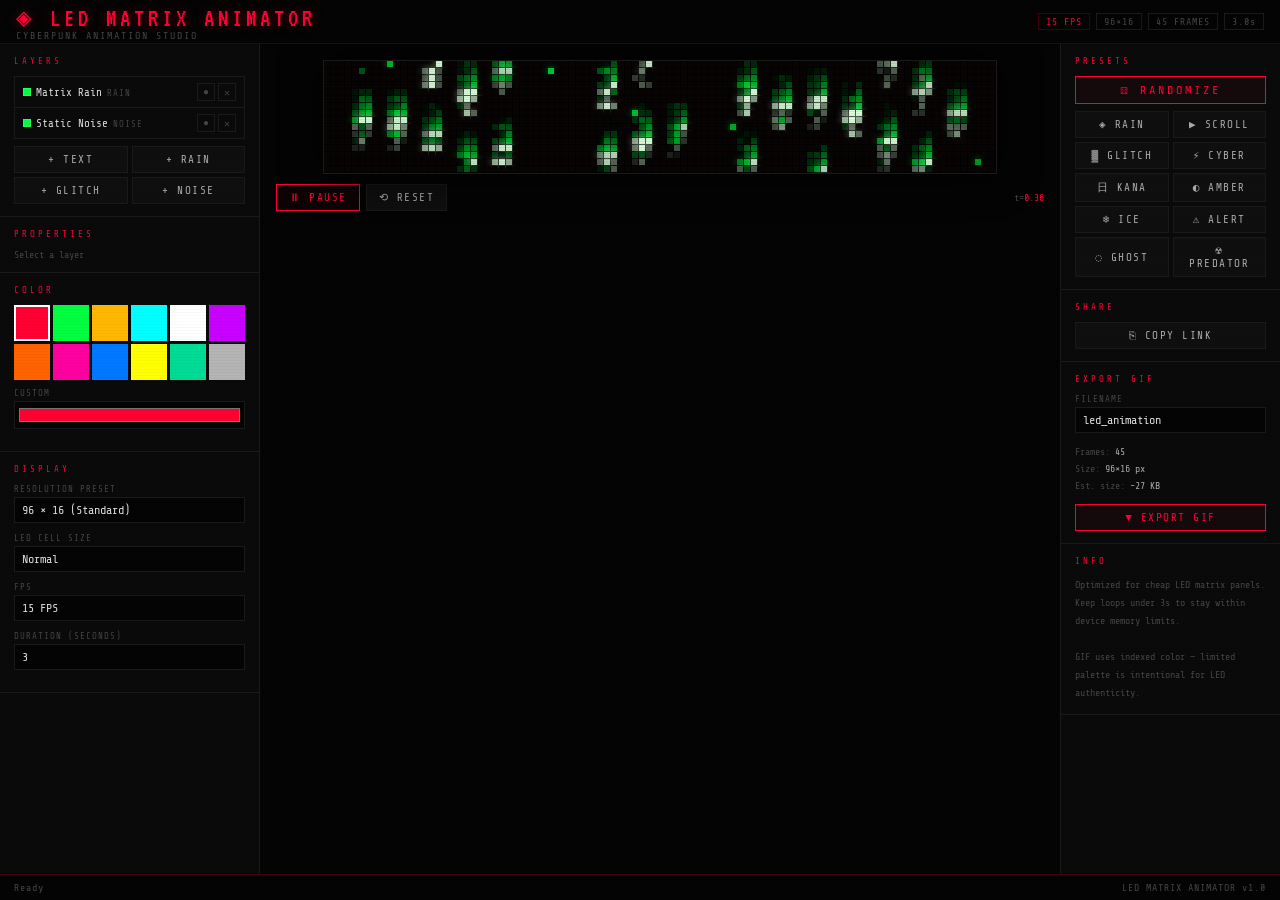
<file: led-animator/index.html>
<!DOCTYPE html>
<html lang="en">
<head>
<meta charset="UTF-8">
<meta name="viewport" content="width=device-width, initial-scale=1.0">
<title>LED Matrix Animator</title>
<link rel="preconnect" href="https://fonts.googleapis.com">
<link href="https://fonts.googleapis.com/css2?family=Share+Tech+Mono&family=VT323&display=swap" rel="stylesheet">
<!-- ════════════════════════════════════════════════════════════════════
     CUSTOM FONTS — to add a font:
       1. drop the .ttf/.otf file into the  fonts/  folder next to this file
       2. add ONE line to the CUSTOM_FONTS array in the <script> below
          (search for "CUSTOM_FONTS")
     The @font-face rules and the Font dropdown are generated automatically.
     ════════════════════════════════════════════════════════════════════ -->
<style id="customFontFaces"></style>
<style>
*,*::before,*::after{box-sizing:border-box;margin:0;padding:0}
:root{
  --bg:#040404;--surface:#0A0A0A;--surface2:#0F0F0F;--border:#1A1A1A;
  --accent:#FF0033;--accent2:#CC0022;--accent-dim:#3D000C;
  --amber:#FFB800;--green:#00FF41;--cyan:#00FFFF;
  --text:#AAAAAA;--text-dim:#444;--text-bright:#DDDDDD;
  --font-mono:'Share Tech Mono','Courier New',monospace;
  --font-display:'VT323',monospace;
}
html,body{height:100%;background:var(--bg);color:var(--text);font-family:var(--font-mono);font-size:12px;overflow:hidden}
body::after{content:'';position:fixed;inset:0;background:repeating-linear-gradient(0deg,rgba(0,0,0,0) 0px,rgba(0,0,0,0) 2px,rgba(0,0,0,0.025) 2px,rgba(0,0,0,0.025) 3px);pointer-events:none;z-index:9999}

#app{display:grid;grid-template-rows:44px 1fr 26px;grid-template-columns:260px 1fr 220px;height:100vh}

/* HEADER */
#hdr{grid-column:1/-1;display:flex;align-items:center;justify-content:space-between;padding:0 16px;background:var(--bg);border-bottom:1px solid var(--accent-dim);flex-shrink:0}
.app-title{font-family:var(--font-display);font-size:26px;color:var(--accent);letter-spacing:4px;text-shadow:0 0 12px rgba(255,0,51,.4)}
.app-sub{font-size:10px;color:var(--text-dim);letter-spacing:2px;text-transform:uppercase;margin-top:-2px}
.badges{display:flex;gap:6px;align-items:center}
.badge{padding:2px 7px;font-size:10px;letter-spacing:1px;border:1px solid var(--border);color:var(--text-dim);font-family:var(--font-mono)}
.badge-r{border-color:var(--accent-dim);color:var(--accent)}

/* PANELS */
#ctrl{grid-area:2/1/3/2;background:var(--surface);border-right:1px solid var(--border);overflow-y:auto;overflow-x:hidden;display:flex;flex-direction:column}
#prev{grid-area:2/2/3/3;display:flex;flex-direction:column;align-items:center;justify-content:flex-start;padding:16px;background:var(--bg);overflow:auto}
#expanel{grid-area:2/3/3/4;background:var(--surface);border-left:1px solid var(--border);overflow-y:auto;display:flex;flex-direction:column}
#sbar{grid-column:1/-1;display:flex;align-items:center;justify-content:space-between;padding:0 14px;background:var(--bg);border-top:1px solid var(--accent-dim);font-size:10px;color:var(--text-dim);letter-spacing:1px}

/* SCROLLBARS */
::-webkit-scrollbar{width:4px;height:4px}
::-webkit-scrollbar-track{background:var(--bg)}
::-webkit-scrollbar-thumb{background:var(--border)}

/* SECTION */
.sec{padding:12px 14px;border-bottom:1px solid var(--border)}
.sec-title{font-size:9px;letter-spacing:3px;text-transform:uppercase;color:var(--accent);margin-bottom:10px}

/* FORM */
.fg{margin-bottom:10px}
.lbl{display:block;font-size:9px;letter-spacing:1px;text-transform:uppercase;color:var(--text-dim);margin-bottom:3px}
input[type=text],input[type=number],select,textarea{width:100%;background:var(--bg);border:1px solid var(--border);color:var(--text-bright);font-family:var(--font-mono);font-size:12px;padding:5px 7px;outline:none;transition:border-color .15s;-webkit-appearance:none}
input[type=text]:focus,input[type=number]:focus,select:focus,textarea:focus{border-color:var(--accent)}
select option{background:var(--surface2)}
input[type=range]{width:100%;-webkit-appearance:none;appearance:none;height:2px;background:var(--border);outline:none;cursor:pointer}
input[type=range]::-webkit-slider-thumb{-webkit-appearance:none;width:11px;height:11px;background:var(--accent);cursor:pointer}
input[type=range]::-moz-range-thumb{width:11px;height:11px;background:var(--accent);border:none;cursor:pointer}
.rrow{display:flex;align-items:center;gap:7px}
.rval{font-size:11px;color:var(--accent);min-width:34px;text-align:right;font-family:var(--font-mono)}
input[type=color]{width:100%;height:28px;padding:2px;border:1px solid var(--border);background:var(--bg);cursor:pointer}

/* BUTTONS */
.btn{display:inline-flex;align-items:center;justify-content:center;gap:5px;padding:6px 12px;font-family:var(--font-mono);font-size:11px;letter-spacing:1.5px;text-transform:uppercase;cursor:pointer;border:1px solid var(--border);background:var(--surface2);color:var(--text);transition:all .15s}
.btn:hover{border-color:var(--accent);color:var(--accent)}
.btn:disabled{opacity:.4;cursor:not-allowed}
.btn-p{border-color:var(--accent);color:var(--accent);background:rgba(255,0,51,.04)}
.btn-p:hover{background:rgba(255,0,51,.12);box-shadow:0 0 8px rgba(255,0,51,.25)}
.btn-blk{width:100%}
.btn-grid{display:grid;grid-template-columns:1fr 1fr;gap:4px}

/* TABS */
.tab-bar{display:flex;border-bottom:1px solid var(--border);margin-bottom:10px}
.tab{padding:4px 8px;font-size:10px;letter-spacing:1px;text-transform:uppercase;cursor:pointer;color:var(--text-dim);border-bottom:2px solid transparent;transition:all .1s}
.tab.on{color:var(--accent);border-bottom-color:var(--accent)}

/* LAYERS */
.layer-list{border:1px solid var(--border)}
.layer-item{display:flex;align-items:center;justify-content:space-between;padding:6px 8px;border-bottom:1px solid var(--border);cursor:pointer;transition:background .1s;user-select:none}
.layer-item:last-child{border-bottom:none}
.layer-item:hover{background:var(--surface2)}
.layer-item.on{background:rgba(255,0,51,.07);border-left:2px solid var(--accent);padding-left:6px}
.layer-name{font-size:11px;color:var(--text-bright)}
.layer-type{font-size:9px;color:var(--text-dim);letter-spacing:1px;text-transform:uppercase;margin-left:5px}
.lbtn{padding:2px 5px;font-size:10px;cursor:pointer;background:none;border:1px solid var(--border);color:var(--text-dim);font-family:var(--font-mono);transition:all .1s}
.lbtn:hover{border-color:var(--accent);color:var(--accent)}
.dot{width:8px;height:8px;display:inline-block;border:1px solid rgba(255,255,255,.15)}

/* COLOR GRID */
.cgrid{display:grid;grid-template-columns:repeat(6,1fr);gap:3px;margin-bottom:8px}
.cswatch{width:100%;aspect-ratio:1;cursor:pointer;border:2px solid transparent;transition:border-color .1s}
.cswatch.on{border-color:#fff}

/* PREVIEW */
#prev-wrap{position:relative;background:#020202;border:1px solid #1a1a1a;box-shadow:0 0 40px rgba(0,0,0,.9),inset 0 0 20px rgba(0,0,0,.5)}
#prev-wrap::before{content:'';position:absolute;inset:-5px;border:2px solid var(--border);background:var(--surface2);z-index:-1}
#prev-canvas{display:block}
.prev-ctrls{display:flex;gap:6px;align-items:center;margin-top:10px;width:100%}

/* PROGRESS */
.prog-wrap{margin-top:8px;display:none}
.prog-bar{height:2px;background:var(--border);overflow:hidden}
.prog-fill{height:100%;background:var(--accent);width:0%;transition:width .05s}
.prog-lbl{font-size:10px;color:var(--text-dim);margin-bottom:3px}

/* CHECKBOX */
.cblbl{display:flex;align-items:center;gap:7px;cursor:pointer;font-size:11px;color:var(--text)}
input[type=checkbox]{-webkit-appearance:none;appearance:none;width:13px;height:13px;border:1px solid var(--border);background:var(--bg);cursor:pointer;position:relative;flex-shrink:0}
input[type=checkbox]:checked{background:var(--accent-dim);border-color:var(--accent)}
input[type=checkbox]:checked::after{content:'✓';position:absolute;top:-2px;left:1px;font-size:10px;color:var(--accent)}
</style>
</head>
<body>
<div id="app">

<!-- HEADER -->
<header id="hdr">
  <div>
    <div class="app-title">◈ LED MATRIX ANIMATOR</div>
    <div class="app-sub">Cyberpunk Animation Studio</div>
  </div>
  <div class="badges">
    <span class="badge badge-r" id="b-fps">15 FPS</span>
    <span class="badge" id="b-res">96×16</span>
    <span class="badge" id="b-frames">45 FRAMES</span>
    <span class="badge" id="b-dur">3.0s</span>
  </div>
</header>

<!-- CONTROLS -->
<aside id="ctrl">

  <div class="sec">
    <div class="sec-title">Layers</div>
    <div class="layer-list" id="layer-list"><div style="padding:7px;font-size:10px;color:var(--text-dim)">Add a layer below</div></div>
    <div class="btn-grid" style="margin-top:7px">
      <button class="btn" id="add-text">+ Text</button>
      <button class="btn" id="add-rain">+ Rain</button>
      <button class="btn" id="add-glitch">+ Glitch</button>
      <button class="btn" id="add-noise">+ Noise</button>
    </div>
  </div>

  <div class="sec" id="props-sec">
    <div class="sec-title">Properties</div>
    <div id="props-body"><div style="font-size:10px;color:var(--text-dim)">Select a layer</div></div>
  </div>

  <div class="sec">
    <div class="sec-title">Color</div>
    <div class="cgrid" id="cgrid"></div>
    <div class="fg">
      <label class="lbl">Custom</label>
      <input type="color" id="custom-col" value="#FF0033">
    </div>
  </div>

  <div class="sec">
    <div class="sec-title">Display</div>
    <div class="fg">
      <label class="lbl">Resolution Preset</label>
      <select id="res-sel">
        <option value="96x16" selected>96 × 16 (Standard)</option>
        <option value="128x32">128 × 32 (Large)</option>
        <option value="64x8">64 × 8 (Small)</option>
        <option value="32x8">32 × 8 (Mini)</option>
        <option value="192x16">192 × 16 (Wide)</option>
        <option value="16x96">16 × 96 (Portrait)</option>
        <option value="8x32">8 × 32 (Tall)</option>
        <option value="custom">Custom…</option>
      </select>
    </div>
    <div class="fg" id="custom-res-row" style="display:none">
      <label class="lbl">Width × Height (px)</label>
      <div style="display:grid;grid-template-columns:1fr 16px 1fr;align-items:center;gap:4px">
        <input type="number" id="res-w" value="96" min="4" max="512" step="1" placeholder="W">
        <span style="color:var(--text-dim);text-align:center">×</span>
        <input type="number" id="res-h" value="16" min="4" max="512" step="1" placeholder="H">
      </div>
    </div>
    <div class="fg">
      <label class="lbl">LED Cell Size</label>
      <select id="led-sel">
        <optgroup label="── Dense (tight pitch)">
          <option value="5:4">Compact</option>
          <option value="7:6" selected>Normal</option>
          <option value="10:9">Large</option>
          <option value="13:12">XL</option>
        </optgroup>
        <optgroup label="── Sparse (wide pitch)">
          <option value="8:3">Sparse S  (P5)</option>
          <option value="10:4">Sparse M  (P7)</option>
          <option value="13:4">Sparse L  (P10)</option>
          <option value="16:5">Sparse XL (P16)</option>
        </optgroup>
      </select>
    </div>
    <div class="fg">
      <label class="lbl">FPS</label>
      <select id="fps-sel">
        <option value="10">10 FPS</option>
        <option value="15" selected>15 FPS</option>
        <option value="20">20 FPS</option>
        <option value="25">25 FPS</option>
      </select>
    </div>
    <div class="fg">
      <label class="lbl">Duration (seconds)</label>
      <input type="number" id="dur-inp" value="3" min="1" max="10" step="0.5">
    </div>
  </div>

</aside>

<!-- PREVIEW -->
<main id="prev">
  <div id="prev-wrap">
    <canvas id="prev-canvas"></canvas>
  </div>
  <div class="prev-ctrls">
    <button class="btn btn-p" id="playbtn">⏸ PAUSE</button>
    <button class="btn" id="restartbtn">⟲ RESET</button>
    <div style="flex:1"></div>
    <span style="font-size:10px;color:var(--text-dim)">t=<span id="tdisp" style="color:var(--accent);font-family:var(--font-mono)">0.00</span></span>
  </div>
</main>

<!-- EXPORT PANEL -->
<aside id="expanel">

  <div class="sec">
    <div class="sec-title">Presets</div>
    <button class="btn btn-p btn-blk" id="pre-random" style="margin-bottom:7px;letter-spacing:3px;font-size:12px">⚄ RANDOMIZE</button>
    <div class="btn-grid">
      <button class="btn" id="pre-matrix">◈ Rain</button>
      <button class="btn" id="pre-scroll">▶ Scroll</button>
      <button class="btn" id="pre-glitch">▓ Glitch</button>
      <button class="btn" id="pre-cyber">⚡ Cyber</button>
      <button class="btn" id="pre-japan">日 Kana</button>
      <button class="btn" id="pre-amber">◐ Amber</button>
      <button class="btn" id="pre-ice">❄ Ice</button>
      <button class="btn" id="pre-redalert">⚠ Alert</button>
      <button class="btn" id="pre-ghost">◌ Ghost</button>
      <button class="btn" id="pre-predator">☢ Predator</button>
    </div>
  </div>

  <div class="sec">
    <div class="sec-title">Share</div>
    <button class="btn btn-blk" id="copy-url-btn">⎘ COPY LINK</button>
    <div id="share-ok" style="font-size:10px;color:var(--accent);margin-top:5px;display:none">✓ Link copied to clipboard</div>
  </div>

  <div class="sec">
    <div class="sec-title">Export GIF</div>
    <div class="fg">
      <label class="lbl">Filename</label>
      <input type="text" id="filename" value="led_animation">
    </div>
    <div style="font-size:10px;color:var(--text-dim);line-height:1.7;margin-bottom:10px">
      Frames: <span id="inf-fr" style="color:var(--text)">45</span><br>
      Size: <span id="inf-sz" style="color:var(--text)">96×16 px</span><br>
      Est. size: <span id="inf-kb" style="color:var(--text)">~15 KB</span>
    </div>
    <button class="btn btn-p btn-blk" id="export-btn">▼ EXPORT GIF</button>
    <div class="prog-wrap" id="prog-wrap">
      <div class="prog-lbl" id="prog-lbl">Encoding frames...</div>
      <div class="prog-bar"><div class="prog-fill" id="prog-fill"></div></div>
    </div>
  </div>

  <div class="sec">
    <div class="sec-title">Info</div>
    <div style="font-size:10px;color:var(--text-dim);line-height:1.8">
      Optimized for cheap LED matrix panels.<br>
      Keep loops under 3s to stay within device memory limits.<br><br>
      GIF uses indexed color — limited palette is intentional for LED authenticity.
    </div>
  </div>

</aside>

<!-- STATUS BAR -->
<div id="sbar">
  <span id="status">Ready</span>
  <span>LED MATRIX ANIMATOR v1.0</span>
</div>

</div><!-- /app -->

<script>
'use strict';

// ═══════════════════════════════════════════
//  CUSTOM FONTS
//  To add a font: drop the file in  fonts/  and add ONE entry below.
//    family : the CSS font-family name you'll reference
//    label  : what shows in the Font dropdown
//    file   : filename inside the fonts/ folder (omit for web/system fonts)
// ═══════════════════════════════════════════
const CUSTOM_FONTS = [
  { family: 'Predator', label: '☢ Predator', file: 'Predator-nLgM.ttf' },
  // ── add your downloaded fonts here, e.g.: ──
  // { family: 'Terminator', label: 'Terminator', file: 'Terminator.ttf' },
  // { family: 'Neurochrome', label: 'Neurochrome', file: 'neurochrome.otf' },
];

// Built-in (already available) fonts + any custom ones = the full dropdown list.
const FONT_LIST = [
  { family: 'VT323',           label: 'VT323 — Terminal' },
  { family: 'Share Tech Mono', label: 'Share Tech Mono' },
  ...CUSTOM_FONTS.map(f => ({ family: f.family, label: f.label })),
  { family: 'monospace',       label: 'System Mono' },
  { family: 'Courier New',     label: 'Courier New' },
  { family: 'serif',           label: 'Serif (CJK fallback)' },
];

// Generate @font-face rules for every custom font that has a file.
(function loadCustomFonts() {
  const css = CUSTOM_FONTS.filter(f => f.file).map(f => {
    const ext = f.file.split('.').pop().toLowerCase();
    const fmt = ext === 'otf' ? 'opentype' : ext === 'woff2' ? 'woff2' : ext === 'woff' ? 'woff' : 'truetype';
    return `@font-face{font-family:'${f.family}';src:url('fonts/${f.file}') format('${fmt}');font-display:swap}`;
  }).join('\n');
  const el = document.getElementById('customFontFaces');
  if (el) el.textContent = css;
  // Nudge the browser to actually load them so canvas text measures correctly.
  if (document.fonts && document.fonts.load) {
    CUSTOM_FONTS.forEach(f => { try { document.fonts.load(`16px "${f.family}"`); } catch(e){} });
  }
})();

// ═══════════════════════════════════════════
//  GIF ENCODER
// ═══════════════════════════════════════════

function lzwCompress(pixels, minCodeSize) {
  const clearCode = 1 << minCodeSize;
  const eofCode = clearCode + 1;
  let codeSize = minCodeSize + 1;
  let nextCode = eofCode + 1;
  const out = [];
  let bitBuf = 0, bitCount = 0;

  const emit = code => {
    bitBuf |= code << bitCount;
    bitCount += codeSize;
    while (bitCount >= 8) { out.push(bitBuf & 0xFF); bitBuf >>= 8; bitCount -= 8; }
  };

  const tbl = new Map();
  const reset = () => {
    tbl.clear();
    for (let i = 0; i < clearCode; i++) tbl.set('' + i, i);
    nextCode = eofCode + 1;
    codeSize = minCodeSize + 1;
  };

  reset();
  emit(clearCode);
  let buf = '' + pixels[0];
  for (let i = 1; i < pixels.length; i++) {
    const k = '' + pixels[i];
    const bk = buf + ',' + k;
    if (tbl.has(bk)) { buf = bk; }
    else {
      emit(tbl.get(buf));
      if (nextCode < 4096) {
        tbl.set(bk, nextCode++);
        if (nextCode > (1 << codeSize)) codeSize++;
      } else { emit(clearCode); reset(); }
      buf = k;
    }
  }
  emit(tbl.get(buf));
  emit(eofCode);
  if (bitCount > 0) out.push(bitBuf & 0xFF);
  return out;
}

function encodeGIF(frames, w, h, palette, delayCs) {
  const out = [];
  const b = n => out.push(n & 0xFF);
  const wb = n => { b(n); b(n >> 8); };
  const str = s => { for (let i = 0; i < s.length; i++) b(s.charCodeAt(i)); };

  let palBits = 1;
  while ((1 << palBits) < palette.length) palBits++;
  const palSize = 1 << palBits;

  str('GIF89a');
  wb(w); wb(h);
  b(0x80 | (palBits - 1)); b(0); b(0);

  for (let i = 0; i < palSize; i++) {
    const c = i < palette.length ? palette[i] : [0,0,0];
    b(c[0]); b(c[1]); b(c[2]);
  }

  // Netscape loop extension
  b(0x21); b(0xFF); b(11); str('NETSCAPE2.0'); b(3); b(1); wb(0); b(0);

  const mcs = Math.max(2, palBits);
  for (const px of frames) {
    b(0x21); b(0xF9); b(4); b(0x00); wb(delayCs); b(0); b(0);
    b(0x2C); wb(0); wb(0); wb(w); wb(h); b(0);
    b(mcs);
    const comp = lzwCompress(px, mcs);
    let off = 0;
    while (off < comp.length) {
      const bl = Math.min(255, comp.length - off);
      b(bl);
      for (let i = 0; i < bl; i++) b(comp[off + i]);
      off += bl;
    }
    b(0);
  }
  b(0x3B);
  return new Uint8Array(out);
}

// ═══════════════════════════════════════════
//  MATH / UTILITY
// ═══════════════════════════════════════════

function prand(seed) {
  const x = Math.sin(seed * 127.1 + 311.7) * 43758.5453;
  return x - Math.floor(x);
}

// ═══════════════════════════════════════════
//  LED MATRIX BUFFER
// ═══════════════════════════════════════════

class LEDMatrix {
  constructor(w, h) {
    this.w = w; this.h = h;
    const n = w * h;
    this.br = new Float32Array(n);  // brightness 0-1
    this.cr = new Uint8Array(n);    // red
    this.cg = new Uint8Array(n);    // green
    this.cb = new Uint8Array(n);    // blue
  }
  clear() { this.br.fill(0); this.cr.fill(0); this.cg.fill(0); this.cb.fill(0); }
  set(x, y, bright, r, g, bv) {
    if (x < 0 || x >= this.w || y < 0 || y >= this.h) return;
    const i = y * this.w + x;
    if (bright > this.br[i]) {
      this.br[i] = bright; this.cr[i] = r; this.cg[i] = g; this.cb[i] = bv;
    }
  }
  add(x, y, bright, r, g, bv) {
    if (x < 0 || x >= this.w || y < 0 || y >= this.h) return;
    const i = y * this.w + x;
    this.br[i] = Math.min(1, this.br[i] + bright);
    if (this.cr[i] === 0 && this.cg[i] === 0 && this.cb[i] === 0) {
      this.cr[i] = r; this.cg[i] = g; this.cb[i] = bv;
    }
  }
}

// Reusable off-screen text canvas
const _txtCanvas = document.createElement('canvas');
const _txtCtx = _txtCanvas.getContext('2d');

function drawTextToMatrix(matrix, text, x, y, fontSize, fontFamily, r, g, bv, brightness, vertical = false) {
  _txtCanvas.width = matrix.w;
  _txtCanvas.height = matrix.h;
  _txtCtx.clearRect(0, 0, matrix.w, matrix.h);
  _txtCtx.fillStyle = '#ffffff';
  _txtCtx.font = `${fontSize}px "${fontFamily}"`;
  _txtCtx.textBaseline = 'top';
  if (vertical) {
    // Rotate 90° CW so text reads top-to-bottom.
    // x = left edge of the text column (width = fontSize).
    // y = top of the first character in the rotated layout.
    // Transform: translate(x + fontSize, y), rotate(PI/2), fillText(text, 0, 0)
    // A pixel at local (rx, ry) maps to canvas (x + fontSize - ry, y + rx).
    // rx goes along the string → increases canvas_y (downward). ✓
    _txtCtx.save();
    _txtCtx.translate(Math.round(x + fontSize), Math.round(y));
    _txtCtx.rotate(Math.PI / 2);
    _txtCtx.fillText(text, 0, 0);
    _txtCtx.restore();
  } else {
    _txtCtx.fillText(text, Math.round(x), y);
  }
  const d = _txtCtx.getImageData(0, 0, matrix.w, matrix.h).data;
  for (let py = 0; py < matrix.h; py++) {
    for (let px = 0; px < matrix.w; px++) {
      const a = d[((py * matrix.w + px) * 4) + 3] / 255;
      if (a > 0.08) matrix.set(px, py, a * brightness, r, g, bv);
    }
  }
}

function measureTextWidth(text, fontSize, fontFamily) {
  _txtCtx.font = `${fontSize}px "${fontFamily}"`;
  return Math.ceil(_txtCtx.measureText(text).width);
}

// ═══════════════════════════════════════════
//  ANIMATION LAYERS
// ═══════════════════════════════════════════

const KANA = 'ｱｲｳｴｵｶｷｸｹｺｻｼｽｾｿﾀﾁﾂﾃﾄﾅﾆﾇﾈﾉﾊﾋﾌﾍﾎﾏﾐﾑﾒﾓﾔﾕﾖﾗﾘﾙﾚﾛﾜﾝｦｧｨｩｪｫｬｭｮｯｰ';
const LATIN = '0123456789ABCDEFGHIJKLMNOPQRSTUVWXYZ@#$%&!?';
const GLITCH_K = 'ｦｧｨｩｪｫｬｭｮｯｰ日本語';

class TextLayer {
  constructor() {
    this.type = 'text';
    this.name = 'Text';
    this.text = 'CYBERPUNK';
    this.fontSize = 11;
    this.fontFamily = 'VT323';
    this.mode = 'scroll'; // scroll, bounce, pulse, static, typewriter, sequence
    this.sequence = ['010','129','218','327','516','325','214','113','012','001','000'];
    this.stepDuration = 1.0;
    this.orientation = 'horizontal'; // horizontal | vertical
    this.direction = 'left'; // horizontal: left|right  vertical: up|down
    this.speed = 1.0;
    this.yOffset = 2; // perpendicular offset: Y in horizontal mode, X in vertical mode
    this.color = [255, 0, 51];
    this.brightness = 1.0;
    this.glitch = 0.0;
    this.visible = true;
    this._tw = -1;
  }
  getTextWidth() {
    if (this._tw < 0) this._tw = measureTextWidth(this.text, this.fontSize, this.fontFamily);
    return this._tw;
  }
  render(matrix, t) {
    if (!this.visible) return;
    const [r, g, bv] = this.color;
    const tw = this.getTextWidth();
    const vert = this.orientation === 'vertical';

    let txt = this.text;
    if (this.glitch > 0) {
      const gseed = Math.floor(t * 60);
      txt = this.text.split('').map((c, ci) => {
        if (prand(gseed * 31 + ci * 7) < this.glitch * 0.4) {
          const pool = GLITCH_K;
          return pool[Math.floor(prand(gseed * 17 + ci * 13) * pool.length)];
        }
        return c;
      }).join('');
    }

    if (!vert) {
      // ── HORIZONTAL: scroll axis = X, perpendicular offset = Y (yOffset)
      const rev = this.direction === 'right';
      const intSpeed = Math.max(1, Math.round(this.speed));
      let x;
      if (this.mode === 'scroll') {
        const span = matrix.w + tw;
        const off = (t * span * intSpeed) % span;
        x = rev ? -tw + off : matrix.w - off;
        drawTextToMatrix(matrix, txt, x, this.yOffset, this.fontSize, this.fontFamily, r, g, bv, this.brightness);
      } else if (this.mode === 'bounce') {
        const span = Math.max(0, matrix.w - tw);
        let pos = Math.abs(((t * 2 * intSpeed) % 2) - 1);
        if (rev) pos = 1 - pos;
        x = pos * span;
        drawTextToMatrix(matrix, txt, x, this.yOffset, this.fontSize, this.fontFamily, r, g, bv, this.brightness);
      } else if (this.mode === 'pulse') {
        const pulse = 0.3 + 0.7 * (0.5 + 0.5 * Math.sin(t * Math.PI * 2 * intSpeed));
        x = Math.max(0, (matrix.w - tw) / 2);
        drawTextToMatrix(matrix, txt, x, this.yOffset, this.fontSize, this.fontFamily, r, g, bv, this.brightness * pulse);
      } else if (this.mode === 'static') {
        x = Math.max(0, Math.round((matrix.w - tw) / 2));
        drawTextToMatrix(matrix, txt, x, this.yOffset, this.fontSize, this.fontFamily, r, g, bv, this.brightness);
      } else if (this.mode === 'typewriter') {
        const nchars = Math.min(Math.ceil(t * txt.length * this.speed), txt.length);
        const sub = txt.slice(0, nchars);
        if (rev) {
          // Cursor starts at right edge, text grows leftward
          x = Math.max(0, matrix.w - measureTextWidth(sub, this.fontSize, this.fontFamily));
        } else {
          x = 0;
        }
        drawTextToMatrix(matrix, sub, x, this.yOffset, this.fontSize, this.fontFamily, r, g, bv, this.brightness);
      } else if (this.mode === 'sequence') {
        const seq = this.sequence && this.sequence.length ? this.sequence : ['?'];
        const step = Math.floor(t / Math.max(0.05, this.stepDuration)) % seq.length;
        let seqTxt = seq[step];
        if (this.glitch > 0) {
          const gseed = Math.floor(t * 60);
          seqTxt = seqTxt.split('').map((c, ci) => {
            if (prand(gseed * 31 + ci * 7) < this.glitch * 0.4) return GLITCH_K[Math.floor(prand(gseed * 17 + ci * 13) * GLITCH_K.length)];
            return c;
          }).join('');
        }
        const seqW = measureTextWidth(seqTxt, this.fontSize, this.fontFamily);
        x = Math.max(0, Math.round((matrix.w - seqW) / 2));
        drawTextToMatrix(matrix, seqTxt, x, this.yOffset, this.fontSize, this.fontFamily, r, g, bv, this.brightness);
      }
    } else {
      // ── VERTICAL: text is rotated 90° CW, scroll axis = Y, perpendicular offset = X (yOffset)
      // tw = horizontal text width = vertical extent after rotation.
      // fontSize = column width after rotation.
      const rev = this.direction === 'down';
      const intSpeed = Math.max(1, Math.round(this.speed));
      const xPos = this.yOffset; // X position of text column's left edge
      let yPos;
      if (this.mode === 'scroll') {
        const span = matrix.h + tw;
        const off = (t * span * intSpeed) % span;
        yPos = rev ? -tw + off : matrix.h - off;
        drawTextToMatrix(matrix, txt, xPos, yPos, this.fontSize, this.fontFamily, r, g, bv, this.brightness, true);
      } else if (this.mode === 'bounce') {
        const span = Math.max(0, matrix.h - tw);
        let pos = Math.abs(((t * 2 * intSpeed) % 2) - 1);
        if (rev) pos = 1 - pos;
        yPos = pos * span;
        drawTextToMatrix(matrix, txt, xPos, yPos, this.fontSize, this.fontFamily, r, g, bv, this.brightness, true);
      } else if (this.mode === 'pulse') {
        const pulse = 0.3 + 0.7 * (0.5 + 0.5 * Math.sin(t * Math.PI * 2 * intSpeed));
        yPos = Math.max(0, (matrix.h - tw) / 2);
        drawTextToMatrix(matrix, txt, xPos, yPos, this.fontSize, this.fontFamily, r, g, bv, this.brightness * pulse, true);
      } else if (this.mode === 'static') {
        yPos = Math.max(0, Math.round((matrix.h - tw) / 2));
        drawTextToMatrix(matrix, txt, xPos, yPos, this.fontSize, this.fontFamily, r, g, bv, this.brightness, true);
      } else if (this.mode === 'typewriter') {
        const nchars = Math.min(Math.ceil(t * txt.length * this.speed), txt.length);
        const sub = txt.slice(0, nchars);
        if (rev) {
          // Cursor starts at bottom, text grows upward
          const subW = measureTextWidth(sub, this.fontSize, this.fontFamily);
          yPos = Math.max(0, matrix.h - subW);
        } else {
          yPos = 0;
        }
        drawTextToMatrix(matrix, sub, xPos, yPos, this.fontSize, this.fontFamily, r, g, bv, this.brightness, true);
      } else if (this.mode === 'sequence') {
        const seq = this.sequence && this.sequence.length ? this.sequence : ['?'];
        const step = Math.floor(t / Math.max(0.05, this.stepDuration)) % seq.length;
        let seqTxt = seq[step];
        if (this.glitch > 0) {
          const gseed = Math.floor(t * 60);
          seqTxt = seqTxt.split('').map((c, ci) => {
            if (prand(gseed * 31 + ci * 7) < this.glitch * 0.4) return GLITCH_K[Math.floor(prand(gseed * 17 + ci * 13) * GLITCH_K.length)];
            return c;
          }).join('');
        }
        const seqW = measureTextWidth(seqTxt, this.fontSize, this.fontFamily);
        yPos = Math.max(0, Math.round((matrix.h - seqW) / 2));
        drawTextToMatrix(matrix, seqTxt, xPos, yPos, this.fontSize, this.fontFamily, r, g, bv, this.brightness, true);
      }
    }
  }
}

class RainLayer {
  constructor() {
    this.type = 'rain';
    this.name = 'Matrix Rain';
    this.color = [0, 255, 65];      // tail color
    this.headColor = [220, 255, 220]; // leading character color
    this.speed = 1.0;
    this.density = 0.7;
    this.trail = 5;
    this.charset = 'kana'; // kana, latin, mixed
    this.visible = true;
  }
  getChar(col, row, t) {
    const seed = col * 1000 + row * 100 + (Math.floor(t * 8 + col * 0.3) % 8);
    const pool = this.charset === 'kana' ? KANA : this.charset === 'latin' ? LATIN : KANA + LATIN;
    return pool[Math.floor(prand(seed) * pool.length)];
  }
  render(matrix, t) {
    if (!this.visible) return;
    const [r, g, bv] = this.color;
    const [hr, hg, hbv] = this.headColor;
    const cols = Math.floor(matrix.w / 5);
    // Density controls both axes: column skip (horizontal) and simultaneous
    // heads per column (vertical). More heads = shorter gaps between trails.
    const numHeads = Math.max(1, Math.round(this.density * 3));
    for (let col = 0; col < cols; col++) {
      if (prand(col * 997) > this.density) continue;
      const x = Math.floor(col * (matrix.w / cols)) + 1;
      const phase = prand(col * 1337);
      const spd = Math.max(1, Math.round(this.speed * (1 + prand(col * 271))));
      for (let hi = 0; hi < numHeads; hi++) {
        const headPhase = (phase + hi / numHeads) % 1.0;
        const headY = ((t * spd + headPhase) % 1.0) * (matrix.h + this.trail) - this.trail;
        for (let row = 0; row < matrix.h; row++) {
          const dist = headY - row;
          if (dist >= 0 && dist < this.trail) {
            const bright = 1.0 - dist / this.trail;
            const isHead = dist < 1.0;
            matrix.set(x, row, isHead ? bright : bright * 0.9,
              isHead ? hr : r, isHead ? hg : g, isHead ? hbv : bv);
            const ch = this.getChar(col, row, t);
            drawTextToMatrix(matrix, ch, x - 2, row - 1, 6, 'monospace',
              isHead ? hr : r, isHead ? hg : g, isHead ? hbv : bv, bright);
          }
        }
      }
    }
  }
}

class GlitchLayer {
  constructor() {
    this.type = 'glitch';
    this.name = 'Glitch';
    this.color = [255, 0, 51];
    this.intensity = 0.3;
    this.glitchType = 'noise'; // noise, scanline, block, chromatic
    this.visible = true;
  }
  render(matrix, t) {
    if (!this.visible) return;
    const [r, g, bv] = this.color;
    const seed = Math.floor(t * 24);

    if (this.glitchType === 'noise') {
      const count = Math.floor(matrix.w * matrix.h * this.intensity * 0.15);
      for (let i = 0; i < count; i++) {
        const px = Math.floor(prand(seed * 1000 + i * 7) * matrix.w);
        const py = Math.floor(prand(seed * 1000 + i * 11) * matrix.h);
        const br = 0.2 + prand(seed + i * 3) * 0.8;
        matrix.set(px, py, br, r, g, bv);
      }
    } else if (this.glitchType === 'scanline') {
      const numG = Math.max(1, Math.floor(this.intensity * 4));
      for (let gi = 0; gi < numG; gi++) {
        if (prand(seed * 13 + gi) > 0.6) continue;
        const gy = Math.floor(prand(seed * 17 + gi) * matrix.h);
        const shift = Math.floor((prand(seed * 3 + gi) - 0.5) * matrix.w * 0.4 * this.intensity);
        const rowStart = gy * matrix.w;
        const tempBr = matrix.br.slice(rowStart, rowStart + matrix.w);
        const tempR = matrix.cr.slice(rowStart, rowStart + matrix.w);
        const tempG = matrix.cg.slice(rowStart, rowStart + matrix.w);
        const tempB = matrix.cb.slice(rowStart, rowStart + matrix.w);
        for (let x = 0; x < matrix.w; x++) {
          const sx = ((x - shift) % matrix.w + matrix.w) % matrix.w;
          matrix.br[rowStart + x] = tempBr[sx];
          matrix.cr[rowStart + x] = tempR[sx];
          matrix.cg[rowStart + x] = tempG[sx];
          matrix.cb[rowStart + x] = tempB[sx];
        }
      }
    } else if (this.glitchType === 'block') {
      const bc = Math.max(1, Math.ceil(this.intensity * 5));
      for (let bi = 0; bi < bc; bi++) {
        if (prand(seed * 7 + bi * 3) > this.intensity) continue;
        const bx = Math.floor(prand(seed * 5 + bi * 7) * matrix.w);
        const by = Math.floor(prand(seed * 9 + bi * 11) * matrix.h);
        const bw = Math.floor(3 + prand(seed + bi * 13) * 20 * this.intensity);
        const bh = Math.floor(1 + prand(seed + bi * 17) * 3);
        const br = 0.4 + prand(seed + bi) * 0.6;
        for (let py = by; py < Math.min(by + bh, matrix.h); py++)
          for (let px = bx; px < Math.min(bx + bw, matrix.w); px++)
            matrix.set(px, py, br, r, g, bv);
      }
    } else if (this.glitchType === 'chromatic') {
      // Chromatic aberration: copy existing pixels with color channel shift
      const shift = Math.floor(2 + this.intensity * 5);
      for (let y = 0; y < matrix.h; y++) {
        for (let x = 0; x < matrix.w; x++) {
          const i = y * matrix.w + x;
          if (matrix.br[i] > 0.2) {
            const sx = Math.min(matrix.w - 1, x + shift);
            matrix.set(sx, y, matrix.br[i] * 0.5, 255, 0, 0);
            const sx2 = Math.max(0, x - shift);
            matrix.set(sx2, y, matrix.br[i] * 0.5, 0, 100, 255);
          }
        }
      }
    }
  }
}

class NoiseLayer {
  constructor() {
    this.type = 'noise';
    this.name = 'Static Noise';
    this.color = [255, 184, 0];
    this.intensity = 0.12;
    this.visible = true;
  }
  render(matrix, t) {
    if (!this.visible) return;
    const [r, g, bv] = this.color;
    const seed = Math.floor(t * 20);
    const count = Math.floor(matrix.w * matrix.h * this.intensity * 0.08);
    for (let i = 0; i < count; i++) {
      const px = Math.floor(prand(seed * 200 + i * 7) * matrix.w);
      const py = Math.floor(prand(seed * 200 + i * 11) * matrix.h);
      matrix.set(px, py, 0.2 + prand(seed + i) * 0.6, r, g, bv);
    }
  }
}

// ═══════════════════════════════════════════
//  LED RENDERER
// ═══════════════════════════════════════════

class LEDRenderer {
  constructor(canvas) {
    this.canvas = canvas;
    this.ctx = canvas.getContext('2d');
    this.cellSize = 7;
    this.ledSize = 6;
    this.ledOffset = 0;
  }
  resize(matrixW, matrixH, cellSize, ledSize) {
    this.cellSize = cellSize;
    this.ledSize = ledSize;
    // Center the dot within the cell so gaps appear equally on all sides
    this.ledOffset = Math.floor((cellSize - ledSize) / 2);
    this.canvas.width = matrixW * cellSize;
    this.canvas.height = matrixH * cellSize;
  }
  render(matrix) {
    const ctx = this.ctx;
    const cs = this.cellSize;
    const ls = this.ledSize;
    const off = this.ledOffset;
    const w = matrix.w, h = matrix.h;

    ctx.fillStyle = '#020202';
    ctx.fillRect(0, 0, this.canvas.width, this.canvas.height);

    ctx.shadowBlur = 0;
    for (let y = 0; y < h; y++) {
      for (let x = 0; x < w; x++) {
        const i = y * w + x;
        const br = matrix.br[i];
        const px = x * cs + off, py = y * cs + off;
        if (br > 0.02) {
          const r = matrix.cr[i], g = matrix.cg[i], bv = matrix.cb[i];
          const ri = Math.round(r * br), gi = Math.round(g * br), bi = Math.round(bv * br);
          if (br > 0.4) {
            ctx.shadowColor = `rgba(${r},${g},${bv},${Math.min(1, br * 0.7)})`;
            ctx.shadowBlur = ls * 1.2;
          } else {
            ctx.shadowBlur = 0;
          }
          ctx.fillStyle = `rgb(${ri},${gi},${bi})`;
          ctx.fillRect(px, py, ls, ls);
          ctx.shadowBlur = 0;
        } else {
          // Dim dot shows where the LED sits even when off
          ctx.fillStyle = '#080404';
          ctx.fillRect(px, py, ls, ls);
        }
      }
    }
    // Scanlines
    ctx.fillStyle = 'rgba(0,0,0,0.06)';
    for (let sy = 0; sy < this.canvas.height; sy += 2) ctx.fillRect(0, sy, this.canvas.width, 1);
  }
}

// ═══════════════════════════════════════════
//  APPLICATION STATE
// ═══════════════════════════════════════════

const STATE = {
  layers: [],
  selectedIdx: -1,
  matrixW: 96, matrixH: 16,
  fps: 15, duration: 3.0,
  playing: true,
  t: 0,
  lastTs: 0,
  activeColor: [255, 0, 51],
  renderer: null,
  matrix: null,
};

const COLOR_PRESETS = [
  [255, 0, 51],    // Red Neon
  [0, 255, 65],    // Matrix Green
  [255, 184, 0],   // Amber
  [0, 255, 255],   // Cyan
  [255, 255, 255], // White
  [200, 0, 255],   // Purple
  [255, 100, 0],   // Orange
  [255, 0, 160],   // Pink
  [0, 120, 255],   // Blue
  [255, 255, 0],   // Yellow
  [0, 220, 150],   // Teal
  [180, 180, 180], // Grey
];

// ═══════════════════════════════════════════
//  UI
// ═══════════════════════════════════════════

function buildColorGrid() {
  const grid = document.getElementById('cgrid');
  grid.innerHTML = '';
  COLOR_PRESETS.forEach((c, i) => {
    const sw = document.createElement('div');
    sw.className = 'cswatch' + (i === 0 ? ' on' : '');
    sw.style.background = `rgb(${c[0]},${c[1]},${c[2]})`;
    sw.addEventListener('click', () => {
      document.querySelectorAll('.cswatch').forEach(s => s.classList.remove('on'));
      sw.classList.add('on');
      STATE.activeColor = [...c];
      applyColor();
    });
    grid.appendChild(sw);
  });
}

function applyColor() {
  if (STATE.selectedIdx >= 0 && STATE.selectedIdx < STATE.layers.length) {
    const layer = STATE.layers[STATE.selectedIdx];
    layer.color = [...STATE.activeColor];
    if (layer.type === 'text') layer._tw = -1;
    renderProps(STATE.selectedIdx);
    renderLayerList();
  }
}

function renderLayerList() {
  const el = document.getElementById('layer-list');
  el.innerHTML = '';
  if (STATE.layers.length === 0) {
    el.innerHTML = '<div style="padding:7px;font-size:10px;color:var(--text-dim)">Add a layer below</div>';
    return;
  }
  STATE.layers.forEach((layer, idx) => {
    const [r, g, bv] = layer.color;
    const item = document.createElement('div');
    item.className = 'layer-item' + (idx === STATE.selectedIdx ? ' on' : '');
    item.innerHTML = `<div><span class="dot" style="background:rgb(${r},${g},${bv})"></span><span class="layer-name" style="margin-left:5px">${layer.name}</span><span class="layer-type">${layer.type}</span></div><div style="display:flex;gap:3px"><button class="lbtn vis-btn">${layer.visible ? '●' : '○'}</button><button class="lbtn del-btn">✕</button></div>`;
    item.querySelector('.vis-btn').addEventListener('click', e => { e.stopPropagation(); layer.visible = !layer.visible; renderLayerList(); });
    item.querySelector('.del-btn').addEventListener('click', e => { e.stopPropagation(); STATE.layers.splice(idx, 1); if (STATE.selectedIdx >= STATE.layers.length) STATE.selectedIdx = STATE.layers.length - 1; renderLayerList(); renderProps(STATE.selectedIdx); });
    item.addEventListener('click', () => { STATE.selectedIdx = idx; renderLayerList(); renderProps(idx); });
    el.appendChild(item);
  });
}

function renderProps(idx) {
  const body = document.getElementById('props-body');
  if (idx < 0 || idx >= STATE.layers.length) { body.innerHTML = '<div style="font-size:10px;color:var(--text-dim)">Select a layer</div>'; return; }
  const L = STATE.layers[idx];

  const rr = (id, prop, vId, fmt, onChange) => {
    const el = document.getElementById(id);
    const vEl = document.getElementById(vId);
    if (!el) return;
    el.addEventListener('input', e => {
      L[prop] = parseFloat(e.target.value);
      vEl.textContent = fmt(L[prop]);
      if (onChange) onChange();
    });
  };

  if (L.type === 'text') {
    const vert = L.orientation === 'vertical';
    const isSeq = L.mode === 'sequence';
    const offsetLabel = vert ? 'X Position' : 'Y Position';
    const offsetMax   = vert ? Math.max(0, STATE.matrixW - L.fontSize) : Math.max(0, STATE.matrixH - 2);
    const dirOpts = vert
      ? `<option value="up"   ${L.direction==='up'  ?'selected':''}>↑ Up</option>
         <option value="down" ${L.direction==='down' ?'selected':''}>↓ Down</option>`
      : `<option value="left"  ${L.direction==='left' ?'selected':''}>← Left</option>
         <option value="right" ${L.direction==='right'?'selected':''}>→ Right</option>`;
    const seqVal = (L.sequence || []).join('\n');
    const stepDur = (L.stepDuration || 1.0);
    body.innerHTML = `
      <div class="fg" id="p-text-row" ${isSeq?'style="display:none"':''}><label class="lbl">Text</label><input type="text" id="p-text" value="${L.text.replace(/"/g,'&quot;')}"></div>
      <div class="fg" id="p-seq-row" ${!isSeq?'style="display:none"':''}><label class="lbl">Sequence (one per line)</label><textarea id="p-seq" rows="6" style="resize:vertical;font-family:var(--font-mono);font-size:12px">${seqVal}</textarea></div>
      <div class="fg"><label class="lbl">Orientation</label>
        <select id="p-orient">
          <option value="horizontal" ${!vert?'selected':''}>↔ Horizontal</option>
          <option value="vertical"   ${vert?'selected':''}>↕ Vertical</option>
        </select>
      </div>
      <div class="fg" id="p-dir-row" ${isSeq?'style="display:none"':''}><label class="lbl">Direction</label>
        <select id="p-dir">${dirOpts}</select>
      </div>
      <div class="fg"><label class="lbl">Font</label>
        <select id="p-font">
          ${FONT_LIST.map(f => `<option value="${f.family}" ${L.fontFamily===f.family?'selected':''}>${f.label}</option>`).join('')}
        </select>
      </div>
      <div class="fg"><label class="lbl">Animation</label>
        <select id="p-mode">
          <option value="scroll"     ${L.mode==='scroll'?'selected':''}>Scroll</option>
          <option value="bounce"     ${L.mode==='bounce'?'selected':''}>Bounce</option>
          <option value="pulse"      ${L.mode==='pulse'?'selected':''}>Pulse</option>
          <option value="static"     ${L.mode==='static'?'selected':''}>Static</option>
          <option value="typewriter" ${L.mode==='typewriter'?'selected':''}>Typewriter</option>
          <option value="sequence"   ${L.mode==='sequence'?'selected':''}>Sequence</option>
        </select>
      </div>
      <div class="fg" id="p-step-row" ${!isSeq?'style="display:none"':''}><label class="lbl">Step Duration</label><div class="rrow"><input type="range" id="p-step" min="0.1" max="5" step="0.1" value="${stepDur}"><span class="rval" id="p-step-v">${stepDur.toFixed(1)}s</span></div></div>
      <div class="fg"><label class="lbl">Font Size</label><div class="rrow"><input type="range" id="p-sz" min="6" max="16" step="1" value="${L.fontSize}"><span class="rval" id="p-sz-v">${L.fontSize}px</span></div></div>
      <div class="fg"><label class="lbl" id="p-y-lbl">${offsetLabel}</label><div class="rrow"><input type="range" id="p-y" min="0" max="${offsetMax}" value="${Math.min(L.yOffset, offsetMax)}"><span class="rval" id="p-y-v">${L.yOffset}</span></div></div>
      <div class="fg" id="p-spd-row" ${isSeq?'style="display:none"':''}><label class="lbl">Speed</label><div class="rrow"><input type="range" id="p-spd" min="0.1" max="4" step="0.1" value="${L.speed}"><span class="rval" id="p-spd-v">${L.speed.toFixed(1)}×</span></div></div>
      <div class="fg"><label class="lbl">Brightness</label><div class="rrow"><input type="range" id="p-br" min="0.1" max="1" step="0.05" value="${L.brightness}"><span class="rval" id="p-br-v">${Math.round(L.brightness*100)}%</span></div></div>
      <div class="fg"><label class="lbl">Glitch (char sub)</label><div class="rrow"><input type="range" id="p-gl" min="0" max="1" step="0.05" value="${L.glitch}"><span class="rval" id="p-gl-v">${Math.round(L.glitch*100)}%</span></div></div>
    `;
    document.getElementById('p-text').addEventListener('input', e => { L.text = e.target.value; L._tw = -1; });
    document.getElementById('p-seq').addEventListener('input', e => { L.sequence = e.target.value.split('\n').map(s => s.trim()).filter(Boolean); });
    document.getElementById('p-font').addEventListener('change', e => { L.fontFamily = e.target.value; L._tw = -1; });
    document.getElementById('p-mode').addEventListener('change', e => { L.mode = e.target.value; renderProps(idx); });
    const dirEl = document.getElementById('p-dir');
    if (dirEl) dirEl.addEventListener('change', e => { L.direction = e.target.value; });
    document.getElementById('p-orient').addEventListener('change', e => {
      L.orientation = e.target.value;
      L.direction   = L.orientation === 'vertical' ? 'up' : 'left';
      L.yOffset     = L.orientation === 'vertical'
        ? Math.max(0, Math.floor((STATE.matrixW - L.fontSize) / 2))
        : 2;
      renderProps(idx);
    });
    rr('p-sz','fontSize','p-sz-v',v=>`${v}px`, ()=>{L._tw=-1;});
    rr('p-y','yOffset','p-y-v',v=>`${v}`);
    if (!isSeq) rr('p-spd','speed','p-spd-v',v=>`${v.toFixed(1)}×`);
    if (isSeq)  rr('p-step','stepDuration','p-step-v',v=>`${v.toFixed(1)}s`);
    rr('p-br','brightness','p-br-v',v=>`${Math.round(v*100)}%`);
    rr('p-gl','glitch','p-gl-v',v=>`${Math.round(v*100)}%`);
  } else if (L.type === 'rain') {
    const toHex = ([r, g, b]) => '#' + [r, g, b].map(v => v.toString(16).padStart(2, '0')).join('');
    const fromHex = h => [parseInt(h.slice(1,3),16), parseInt(h.slice(3,5),16), parseInt(h.slice(5,7),16)];
    body.innerHTML = `
      <div class="fg"><label class="lbl">Charset</label>
        <select id="p-charset">
          <option value="kana"  ${L.charset==='kana' ?'selected':''}>Katakana</option>
          <option value="latin" ${L.charset==='latin'?'selected':''}>Latin/Hex</option>
          <option value="mixed" ${L.charset==='mixed'?'selected':''}>Mixed</option>
        </select>
      </div>
      <div class="fg"><label class="lbl">Head Character Color</label>
        <input type="color" id="p-hcol" value="${toHex(L.headColor)}">
      </div>
      <div class="fg"><label class="lbl">Tail Color</label>
        <input type="color" id="p-tcol" value="${toHex(L.color)}">
      </div>
      <div class="fg"><label class="lbl">Speed</label><div class="rrow"><input type="range" id="p-spd" min="0.2" max="4" step="0.1" value="${L.speed}"><span class="rval" id="p-spd-v">${L.speed.toFixed(1)}×</span></div></div>
      <div class="fg"><label class="lbl">Density</label><div class="rrow"><input type="range" id="p-den" min="0.1" max="1" step="0.05" value="${L.density}"><span class="rval" id="p-den-v">${Math.round(L.density*100)}%</span></div></div>
      <div class="fg"><label class="lbl">Trail Length</label><div class="rrow"><input type="range" id="p-tr" min="1" max="14" step="1" value="${L.trail}"><span class="rval" id="p-tr-v">${L.trail}</span></div></div>
    `;
    document.getElementById('p-charset').addEventListener('change', e => { L.charset = e.target.value; });
    document.getElementById('p-hcol').addEventListener('input', e => { L.headColor = fromHex(e.target.value); });
    document.getElementById('p-tcol').addEventListener('input', e => { L.color = fromHex(e.target.value); renderLayerList(); });
    rr('p-spd','speed','p-spd-v',v=>`${v.toFixed(1)}×`);
    rr('p-den','density','p-den-v',v=>`${Math.round(v*100)}%`);
    rr('p-tr','trail','p-tr-v',v=>`${v}`);
  } else if (L.type === 'glitch') {
    body.innerHTML = `
      <div class="fg"><label class="lbl">Glitch Type</label>
        <select id="p-gt">
          <option value="noise" ${L.glitchType==='noise'?'selected':''}>Pixel Noise</option>
          <option value="scanline" ${L.glitchType==='scanline'?'selected':''}>Scanline Shift</option>
          <option value="block" ${L.glitchType==='block'?'selected':''}>Block Corrupt</option>
          <option value="chromatic" ${L.glitchType==='chromatic'?'selected':''}>Chromatic Split</option>
        </select>
      </div>
      <div class="fg"><label class="lbl">Intensity</label><div class="rrow"><input type="range" id="p-int" min="0.05" max="1" step="0.05" value="${L.intensity}"><span class="rval" id="p-int-v">${Math.round(L.intensity*100)}%</span></div></div>
    `;
    document.getElementById('p-gt').addEventListener('change', e => { L.glitchType = e.target.value; });
    rr('p-int','intensity','p-int-v',v=>`${Math.round(v*100)}%`);
  } else if (L.type === 'noise') {
    body.innerHTML = `
      <div class="fg"><label class="lbl">Intensity</label><div class="rrow"><input type="range" id="p-int" min="0.01" max="0.5" step="0.01" value="${L.intensity}"><span class="rval" id="p-int-v">${Math.round(L.intensity*100)}%</span></div></div>
    `;
    rr('p-int','intensity','p-int-v',v=>`${Math.round(v*100)}%`);
  }
}

function updateBadges() {
  const frames = Math.round(STATE.fps * STATE.duration);
  document.getElementById('b-fps').textContent = `${STATE.fps} FPS`;
  document.getElementById('b-res').textContent = `${STATE.matrixW}×${STATE.matrixH}`;
  document.getElementById('b-frames').textContent = `${frames} FRAMES`;
  document.getElementById('b-dur').textContent = `${STATE.duration.toFixed(1)}s`;
  document.getElementById('inf-fr').textContent = frames;
  document.getElementById('inf-sz').textContent = `${STATE.matrixW}×${STATE.matrixH} px`;
  document.getElementById('inf-kb').textContent = `~${Math.round(STATE.matrixW * STATE.matrixH * frames * 0.4 / 1024)} KB`;
}

function addLayer(layer) {
  layer.color = [...STATE.activeColor];
  STATE.layers.push(layer);
  STATE.selectedIdx = STATE.layers.length - 1;
  renderLayerList();
  renderProps(STATE.selectedIdx);
}

function status(msg, dur = 3000) {
  const el = document.getElementById('status');
  el.textContent = msg;
  if (dur > 0) setTimeout(() => { el.textContent = 'Ready'; }, dur);
}

// ═══════════════════════════════════════════
//  ANIMATION LOOP
// ═══════════════════════════════════════════

function renderFrame(t) {
  STATE.matrix.clear();
  for (const layer of STATE.layers) layer.render(STATE.matrix, t);
  STATE.renderer.render(STATE.matrix);
}

function loop(ts) {
  if (STATE.playing) {
    const dt = Math.min((ts - STATE.lastTs) / 1000, 0.1);
    STATE.t = (STATE.t + dt / STATE.duration) % 1.0;
    document.getElementById('tdisp').textContent = STATE.t.toFixed(2);
  }
  STATE.lastTs = ts;
  renderFrame(STATE.t);
  requestAnimationFrame(loop);
}

// ═══════════════════════════════════════════
//  PRESETS
// ═══════════════════════════════════════════

const NEUROMANCER_QUOTES = [
  'WINTERMUTE',
  'NEUROMANCER',
  'THE SPRAWL',
  'FLATLINE',
  'CYBERSPACE',
  'CONSOLE COWBOY',
  'SCREAMING FIST',
  'VILLA STRAYLIGHT',
  'BURNING CHROME',
  'TESSIER-ASHPOOL',
  'THE SKY ABOVE THE PORT',
  'A CONSENSUAL HALLUCINATION',
  'THE STREET FINDS ITS OWN USES',
  'LEAVE THE MEAT BEHIND',
  'JACK IN',
  'CHROME AND ICE',
  'THE MATRIX IS NOT A PLACE',
  'NIGHT CITY',
  'SIMSTIM',
  'HOSAKA',
];

function applyOrientToTextLayers() {
  const orient = STATE.matrixW < STATE.matrixH ? 'vertical' : 'horizontal';
  STATE.layers.forEach(L => {
    if (L.type !== 'text') return;
    L.orientation = orient;
    L.direction   = orient === 'vertical' ? 'up' : 'left';
    L.yOffset     = orient === 'vertical'
      ? Math.max(0, Math.floor((STATE.matrixW - L.fontSize) / 2))
      : 2;
    L._tw = -1;
  });
}

function loadPreset(name) {
  STATE.layers = [];
  STATE.selectedIdx = -1;
  if (name === 'matrix') {
    const rain = new RainLayer(); rain.color = [0,255,65]; rain.speed = 1.2; rain.density = 0.7; rain.trail = 5; rain.charset = 'kana';
    STATE.layers.push(rain);
    const noise = new NoiseLayer(); noise.color = [0,255,65]; noise.intensity = 0.05;
    STATE.layers.push(noise);
  } else if (name === 'scroll') {
    const txt = new TextLayer(); txt.text = 'HELLO WORLD'; txt.color = [255,0,51]; txt.fontSize = 12; txt.fontFamily = 'VT323'; txt.speed = 1.0; txt.yOffset = 2; txt.mode = 'scroll';
    STATE.layers.push(txt);
    const noise = new NoiseLayer(); noise.color = [255,0,51]; noise.intensity = 0.03;
    STATE.layers.push(noise);
  } else if (name === 'glitch') {
    const g1 = new GlitchLayer(); g1.color = [255,0,51]; g1.intensity = 0.4; g1.glitchType = 'block';
    STATE.layers.push(g1);
    const g2 = new GlitchLayer(); g2.color = [255,200,0]; g2.intensity = 0.25; g2.glitchType = 'scanline';
    STATE.layers.push(g2);
    const g3 = new NoiseLayer(); g3.color = [255,0,51]; g3.intensity = 0.18;
    STATE.layers.push(g3);
  } else if (name === 'cyber') {
    const rain = new RainLayer(); rain.color = [0,80,30]; rain.speed = 0.7; rain.density = 0.35; rain.trail = 3;
    STATE.layers.push(rain);
    const txt = new TextLayer(); txt.text = 'CYBERPUNK'; txt.color = [255,0,51]; txt.fontSize = 12; txt.fontFamily = 'VT323'; txt.speed = 0.9; txt.yOffset = 2; txt.glitch = 0.12; txt.mode = 'scroll';
    STATE.layers.push(txt);
    const g = new GlitchLayer(); g.color = [255,0,51]; g.intensity = 0.15; g.glitchType = 'noise';
    STATE.layers.push(g);
  } else if (name === 'japan') {
    const rain = new RainLayer(); rain.color = [0,255,65]; rain.speed = 1.5; rain.density = 0.9; rain.trail = 6; rain.charset = 'kana';
    STATE.layers.push(rain);
    const txt = new TextLayer(); txt.text = 'ｻｲﾊﾞｰﾊﾟﾝｸ'; txt.color = [255,0,51]; txt.fontSize = 10; txt.fontFamily = 'monospace'; txt.speed = 0.8; txt.glitch = 0.2; txt.mode = 'scroll';
    STATE.layers.push(txt);
    const g = new GlitchLayer(); g.color = [255,50,0]; g.intensity = 0.2; g.glitchType = 'chromatic';
    STATE.layers.push(g);
  } else if (name === 'amber') {
    const txt = new TextLayer(); txt.text = 'FLATLINE'; txt.color = [255,184,0]; txt.fontSize = 12; txt.fontFamily = 'VT323'; txt.speed = 0.9; txt.mode = 'scroll';
    STATE.layers.push(txt);
    const g = new GlitchLayer(); g.color = [255,140,0]; g.intensity = 0.18; g.glitchType = 'scanline';
    STATE.layers.push(g);
    const n = new NoiseLayer(); n.color = [255,160,0]; n.intensity = 0.06;
    STATE.layers.push(n);
  } else if (name === 'ice') {
    const rain = new RainLayer(); rain.color = [0,180,255]; rain.headColor = [200,240,255]; rain.speed = 0.8; rain.density = 0.4; rain.trail = 8; rain.charset = 'latin';
    STATE.layers.push(rain);
    const txt = new TextLayer(); txt.text = 'CHROME AND ICE'; txt.color = [255,255,255]; txt.fontSize = 11; txt.fontFamily = 'Share Tech Mono'; txt.speed = 0.7; txt.mode = 'scroll';
    STATE.layers.push(txt);
    const g = new GlitchLayer(); g.color = [0,220,255]; g.intensity = 0.12; g.glitchType = 'chromatic';
    STATE.layers.push(g);
  } else if (name === 'redalert') {
    const txt = new TextLayer(); txt.text = 'SCREAMING FIST'; txt.color = [255,0,33]; txt.fontSize = 12; txt.fontFamily = 'VT323'; txt.speed = 1.2; txt.mode = 'pulse'; txt.glitch = 0.15;
    STATE.layers.push(txt);
    const g1 = new GlitchLayer(); g1.color = [255,0,33]; g1.intensity = 0.35; g1.glitchType = 'block';
    STATE.layers.push(g1);
    const n = new NoiseLayer(); n.color = [200,0,0]; n.intensity = 0.14;
    STATE.layers.push(n);
  } else if (name === 'ghost') {
    const rain = new RainLayer(); rain.color = [60,80,60]; rain.headColor = [140,160,140]; rain.speed = 0.5; rain.density = 0.25; rain.trail = 10; rain.charset = 'kana';
    STATE.layers.push(rain);
    const txt = new TextLayer(); txt.text = 'VILLA STRAYLIGHT'; txt.color = [160,160,160]; txt.fontSize = 10; txt.fontFamily = 'Share Tech Mono'; txt.speed = 0.4; txt.mode = 'pulse'; txt.brightness = 0.45; txt.glitch = 0.08;
    STATE.layers.push(txt);
    const n = new NoiseLayer(); n.color = [100,120,100]; n.intensity = 0.04;
    STATE.layers.push(n);
  } else if (name === 'predator') {
    const txt = new TextLayer();
    txt.color = [255,0,0]; txt.fontSize = 16; txt.fontFamily = 'Predator';
    txt.mode = 'sequence'; txt.yOffset = 0; txt.glitch = 0; txt.brightness = 1.0;
    txt.sequence = Array.from({length: 20}, () => String(Math.floor(Math.random() * 10000)).padStart(4, '0'));
    txt.stepDuration = 0.1;
    STATE.layers.push(txt);
    const g = new GlitchLayer(); g.color = [255,0,0]; g.intensity = 0.14; g.glitchType = 'scanline';
    STATE.layers.push(g);
    const n = new NoiseLayer(); n.color = [255,0,0]; n.intensity = 0.05;
    STATE.layers.push(n);
  }
  applyOrientToTextLayers();
  renderLayerList();
  renderProps(-1);
}

function randomPreset() {
  const quote = NEUROMANCER_QUOTES[Math.floor(Math.random() * NEUROMANCER_QUOTES.length)];

  const SCHEMES = [
    { tail:[255,0,51],   head:[255,120,120] }, // red neon
    { tail:[0,255,65],   head:[200,255,200] }, // matrix green
    { tail:[255,184,0],  head:[255,240,150] }, // amber
    { tail:[0,220,255],  head:[200,245,255] }, // cyan ice
    { tail:[200,0,255],  head:[230,150,255] }, // purple
    { tail:[255,100,0],  head:[255,210,120] }, // orange
    { tail:[255,255,255],head:[255,255,255] }, // white mono
    { tail:[0,255,200],  head:[180,255,240] }, // teal
  ];
  const pick = arr => arr[Math.floor(Math.random() * arr.length)];
  const rng  = (lo, hi) => lo + Math.random() * (hi - lo);
  const irng = (lo, hi) => Math.floor(rng(lo, hi + 1));

  const scheme  = pick(SCHEMES);
  const scheme2 = pick(SCHEMES);

  STATE.layers = [];
  STATE.selectedIdx = -1;

  const roll = Math.random();

  if (roll < 0.25) {
    // Rain only + text
    const rain = new RainLayer();
    rain.color     = scheme.tail;
    rain.headColor = scheme.head;
    rain.speed     = rng(0.6, 2.2);
    rain.density   = rng(0.3, 0.85);
    rain.trail     = irng(3, 9);
    rain.charset   = pick(['kana','latin','mixed']);
    STATE.layers.push(rain);

    const txt = new TextLayer();
    txt.text       = quote;
    txt.color      = scheme2.tail;
    txt.fontSize   = irng(10, 13);
    txt.fontFamily = pick(['VT323','Predator','Share Tech Mono','monospace']);
    txt.speed      = rng(0.5, 1.8);
    txt.mode       = pick(['scroll','bounce']);
    txt.glitch     = rng(0, 0.25);
    STATE.layers.push(txt);

  } else if (roll < 0.5) {
    // Text + glitch(es)
    const txt = new TextLayer();
    txt.text       = quote;
    txt.color      = scheme.tail;
    txt.fontSize   = irng(10, 13);
    txt.fontFamily = pick(['VT323','Predator','Share Tech Mono']);
    txt.speed      = rng(0.5, 2.0);
    txt.mode       = pick(['scroll','bounce','pulse']);
    txt.glitch     = rng(0.05, 0.4);
    STATE.layers.push(txt);

    const g = new GlitchLayer();
    g.color       = scheme2.tail;
    g.intensity   = rng(0.1, 0.45);
    g.glitchType  = pick(['noise','scanline','block','chromatic']);
    STATE.layers.push(g);

    if (Math.random() > 0.5) {
      const n = new NoiseLayer();
      n.color     = scheme.tail;
      n.intensity = rng(0.03, 0.15);
      STATE.layers.push(n);
    }

  } else if (roll < 0.75) {
    // Dim rain backdrop + bold text + subtle glitch
    const rain = new RainLayer();
    rain.color     = scheme.tail.map(v => Math.round(v * 0.3));
    rain.headColor = scheme.head.map(v => Math.round(v * 0.6));
    rain.speed     = rng(0.4, 1.4);
    rain.density   = rng(0.2, 0.55);
    rain.trail     = irng(4, 10);
    rain.charset   = pick(['kana','mixed']);
    STATE.layers.push(rain);

    const txt = new TextLayer();
    txt.text       = quote;
    txt.color      = scheme.tail;
    txt.fontSize   = irng(10, 13);
    txt.fontFamily = pick(['VT323','Predator','Share Tech Mono']);
    txt.speed      = rng(0.5, 1.6);
    txt.mode       = pick(['scroll','bounce']);
    txt.glitch     = rng(0, 0.2);
    STATE.layers.push(txt);

    const g = new GlitchLayer();
    g.color      = scheme2.tail;
    g.intensity  = rng(0.06, 0.22);
    g.glitchType = pick(['noise','chromatic']);
    STATE.layers.push(g);

  } else {
    // Full stack: rain + text + two glitch layers
    const rain = new RainLayer();
    rain.color     = scheme.tail.map(v => Math.round(v * 0.35));
    rain.headColor = scheme.head;
    rain.speed     = rng(0.8, 2.0);
    rain.density   = rng(0.4, 0.8);
    rain.trail     = irng(3, 7);
    rain.charset   = pick(['kana','latin','mixed']);
    STATE.layers.push(rain);

    const txt = new TextLayer();
    txt.text       = quote;
    txt.color      = scheme2.tail;
    txt.fontSize   = irng(10, 13);
    txt.fontFamily = pick(['VT323','Predator','Share Tech Mono','monospace']);
    txt.speed      = rng(0.6, 1.8);
    txt.mode       = pick(['scroll','bounce','typewriter']);
    txt.glitch     = rng(0.05, 0.3);
    STATE.layers.push(txt);

    const g1 = new GlitchLayer();
    g1.color      = scheme.tail;
    g1.intensity  = rng(0.08, 0.25);
    g1.glitchType = pick(['noise','scanline','block']);
    STATE.layers.push(g1);

    if (Math.random() > 0.4) {
      const g2 = new GlitchLayer();
      g2.color      = scheme2.tail;
      g2.intensity  = rng(0.05, 0.18);
      g2.glitchType = 'chromatic';
      STATE.layers.push(g2);
    }
  }

  applyOrientToTextLayers();
  renderLayerList();
  renderProps(-1);
  status('Random preset — ' + quote);
}

// ═══════════════════════════════════════════
//  GIF EXPORT
// ═══════════════════════════════════════════

async function exportGIF() {
  const btn = document.getElementById('export-btn');
  const pw = document.getElementById('prog-wrap');
  const pf = document.getElementById('prog-fill');
  const pl = document.getElementById('prog-lbl');

  btn.disabled = true;
  pw.style.display = 'block';

  const totalFrames = Math.round(STATE.fps * STATE.duration);
  const delayCs = Math.round(100 / STATE.fps);

  // Build palette: black + layer colors at multiple brightness levels
  const palette = [[0,0,0]];
  const addPalColor = (r, g, bv) => {
    [1.0, 0.7, 0.4, 0.2].forEach(br => {
      const c = [Math.round(r*br), Math.round(g*br), Math.round(bv*br)];
      if (!palette.some(p => p[0]===c[0] && p[1]===c[1] && p[2]===c[2])) palette.push(c);
    });
  };
  // White for bright heads
  palette.push([255,255,255]);
  palette.push([180,255,180]);
  for (const L of STATE.layers) {
    addPalColor(...L.color);
    if (L.type === 'glitch' && L.glitchType === 'chromatic') {
      addPalColor(255, 0, 0);
      addPalColor(0, 100, 255);
    }
  }
  // Trim to max 64 colors (6-bit palette)
  const finalPalette = palette.slice(0, 64);

  const nearestPal = (r, g, bv, br) => {
    if (br < 0.04) return 0;
    const tr = Math.round(r*br), tg = Math.round(g*br), tb = Math.round(bv*br);
    let best = 0, bestD = Infinity;
    for (let i = 1; i < finalPalette.length; i++) {
      const d = (tr-finalPalette[i][0])**2 + (tg-finalPalette[i][1])**2 + (tb-finalPalette[i][2])**2;
      if (d < bestD) { bestD = d; best = i; }
    }
    return best;
  };

  const exportMatrix = new LEDMatrix(STATE.matrixW, STATE.matrixH);
  const frames = [];

  for (let fi = 0; fi < totalFrames; fi++) {
    if (fi % 5 === 0) {
      pl.textContent = `Encoding frame ${fi+1} / ${totalFrames}`;
      pf.style.width = `${(fi/totalFrames)*100}%`;
      await new Promise(r => setTimeout(r, 0));
    }
    const t = fi / totalFrames;
    exportMatrix.clear();
    for (const L of STATE.layers) L.render(exportMatrix, t);
    const pixels = new Uint8Array(STATE.matrixW * STATE.matrixH);
    for (let i = 0; i < pixels.length; i++) {
      pixels[i] = nearestPal(exportMatrix.cr[i], exportMatrix.cg[i], exportMatrix.cb[i], exportMatrix.br[i]);
    }
    frames.push(pixels);
  }

  pf.style.width = '100%';
  pl.textContent = 'Building GIF...';
  await new Promise(r => setTimeout(r, 0));

  const gifData = encodeGIF(frames, STATE.matrixW, STATE.matrixH, finalPalette, delayCs);
  const blob = new Blob([gifData], {type:'image/gif'});
  const url = URL.createObjectURL(blob);
  const a = document.createElement('a');
  a.href = url;
  a.download = (document.getElementById('filename').value || 'led_animation') + '.gif';
  a.click();
  URL.revokeObjectURL(url);

  btn.disabled = false;
  pw.style.display = 'none';
  pf.style.width = '0%';
  status(`✓ Exported ${totalFrames} frames · ${Math.round(gifData.length/1024)} KB`);
}

// ═══════════════════════════════════════════
//  INIT & EVENT BINDING
// ═══════════════════════════════════════════

function parseLedSel() {
  const parts = document.getElementById('led-sel').value.split(':').map(Number);
  return { cellSize: parts[0], ledSize: parts[1] };
}

function setupRenderer() {
  const canvas = document.getElementById('prev-canvas');
  STATE.renderer = new LEDRenderer(canvas);
  STATE.matrix = new LEDMatrix(STATE.matrixW, STATE.matrixH);
  const { cellSize, ledSize } = parseLedSel();
  STATE.renderer.resize(STATE.matrixW, STATE.matrixH, cellSize, ledSize);
}

function init() {
  setupRenderer();
  buildColorGrid();

  // Play / pause
  document.getElementById('playbtn').addEventListener('click', () => {
    STATE.playing = !STATE.playing;
    document.getElementById('playbtn').textContent = STATE.playing ? '⏸ PAUSE' : '▶ PLAY';
  });
  document.getElementById('restartbtn').addEventListener('click', () => { STATE.t = 0; });

  // Add layers
  document.getElementById('add-text').addEventListener('click', () => addLayer(new TextLayer()));
  document.getElementById('add-rain').addEventListener('click', () => addLayer(new RainLayer()));
  document.getElementById('add-glitch').addEventListener('click', () => addLayer(new GlitchLayer()));
  document.getElementById('add-noise').addEventListener('click', () => addLayer(new NoiseLayer()));

  // Resolution
  const applyResolution = (w, h) => {
    w = Math.max(4, Math.min(512, w));
    h = Math.max(4, Math.min(512, h));
    STATE.matrixW = w; STATE.matrixH = h;
    STATE.matrix = new LEDMatrix(w, h);
    const { cellSize: cs, ledSize: ls } = parseLedSel();
    STATE.renderer.resize(w, h, cs, ls);
    updateBadges();
    applyOrientToTextLayers();
    // Refresh props panel if a text layer is selected
    if (STATE.selectedIdx >= 0 && STATE.layers[STATE.selectedIdx]?.type === 'text') {
      renderProps(STATE.selectedIdx);
    }
  };

  document.getElementById('res-sel').addEventListener('change', e => {
    const customRow = document.getElementById('custom-res-row');
    if (e.target.value === 'custom') {
      customRow.style.display = '';
      // seed inputs from current values
      document.getElementById('res-w').value = STATE.matrixW;
      document.getElementById('res-h').value = STATE.matrixH;
    } else {
      customRow.style.display = 'none';
      const [w, h] = e.target.value.split('x').map(Number);
      applyResolution(w, h);
    }
  });

  const onCustomRes = () => {
    const w = parseInt(document.getElementById('res-w').value) || STATE.matrixW;
    const h = parseInt(document.getElementById('res-h').value) || STATE.matrixH;
    applyResolution(w, h);
  };
  document.getElementById('res-w').addEventListener('change', onCustomRes);
  document.getElementById('res-h').addEventListener('change', onCustomRes);

  // LED size
  document.getElementById('led-sel').addEventListener('change', () => {
    const { cellSize, ledSize } = parseLedSel();
    STATE.renderer.resize(STATE.matrixW, STATE.matrixH, cellSize, ledSize);
  });

  // FPS
  document.getElementById('fps-sel').addEventListener('change', e => {
    STATE.fps = parseInt(e.target.value);
    updateBadges();
  });

  // Duration
  document.getElementById('dur-inp').addEventListener('change', e => {
    STATE.duration = Math.max(0.5, parseFloat(e.target.value));
    updateBadges();
  });

  // Custom color
  document.getElementById('custom-col').addEventListener('input', e => {
    const hex = e.target.value;
    const r = parseInt(hex.slice(1,3),16), g = parseInt(hex.slice(3,5),16), bv = parseInt(hex.slice(5,7),16);
    STATE.activeColor = [r, g, bv];
    document.querySelectorAll('.cswatch').forEach(s => s.classList.remove('on'));
    applyColor();
  });

  // Presets
  document.getElementById('pre-random').addEventListener('click', randomPreset);
  document.getElementById('pre-matrix').addEventListener('click', () => loadPreset('matrix'));
  document.getElementById('pre-scroll').addEventListener('click', () => loadPreset('scroll'));
  document.getElementById('pre-glitch').addEventListener('click', () => loadPreset('glitch'));
  document.getElementById('pre-cyber').addEventListener('click', () => loadPreset('cyber'));
  document.getElementById('pre-japan').addEventListener('click', () => loadPreset('japan'));
  document.getElementById('pre-amber').addEventListener('click', () => loadPreset('amber'));
  document.getElementById('pre-ice').addEventListener('click', () => loadPreset('ice'));
  document.getElementById('pre-redalert').addEventListener('click', () => loadPreset('redalert'));
  document.getElementById('pre-ghost').addEventListener('click', () => loadPreset('ghost'));
  document.getElementById('pre-predator').addEventListener('click', () => loadPreset('predator'));

  // Export
  document.getElementById('export-btn').addEventListener('click', exportGIF);

  document.getElementById('copy-url-btn').addEventListener('click', copyShareURL);

  updateBadges();
  if (!restoreFromHash()) loadPreset('matrix');
  requestAnimationFrame(loop);
}

// ═══════════════════════════════════════════
//  URL STATE — share via hash
// ═══════════════════════════════════════════

function _b64enc(str) {
  // Unicode-safe base64 encode
  const bytes = new TextEncoder().encode(str);
  let bin = '';
  bytes.forEach(b => bin += String.fromCharCode(b));
  return btoa(bin);
}

function _b64dec(b64) {
  // Unicode-safe base64 decode
  const bin = atob(b64);
  const bytes = new Uint8Array(bin.length);
  for (let i = 0; i < bin.length; i++) bytes[i] = bin.charCodeAt(i);
  return new TextDecoder().decode(bytes);
}

function serializeState() {
  return {
    v: 1,
    w: STATE.matrixW, h: STATE.matrixH,
    fps: STATE.fps, dur: STATE.duration,
    led: document.getElementById('led-sel').value,
    layers: STATE.layers.map(L => {
      const base = { type: L.type, name: L.name, color: L.color, visible: L.visible };
      if (L.type === 'text')   return { ...base, text: L.text, fontSize: L.fontSize, fontFamily: L.fontFamily, mode: L.mode, orientation: L.orientation, direction: L.direction, speed: L.speed, yOffset: L.yOffset, brightness: L.brightness, glitch: L.glitch, sequence: L.sequence, stepDuration: L.stepDuration };
      if (L.type === 'rain')   return { ...base, headColor: L.headColor, speed: L.speed, density: L.density, trail: L.trail, charset: L.charset };
      if (L.type === 'glitch') return { ...base, intensity: L.intensity, glitchType: L.glitchType };
      if (L.type === 'noise')  return { ...base, intensity: L.intensity };
      return base;
    }),
  };
}

function buildShareURL() {
  return location.href.split('#')[0] + '#' + _b64enc(JSON.stringify(serializeState()));
}

function copyShareURL() {
  const url = buildShareURL();
  history.replaceState(null, '', url);
  navigator.clipboard.writeText(url).then(() => {
    const el = document.getElementById('share-ok');
    el.style.display = 'block';
    setTimeout(() => { el.style.display = 'none'; }, 2500);
  }).catch(() => {
    // Fallback: select the URL from a temp input
    const inp = document.createElement('input');
    inp.value = url;
    document.body.appendChild(inp);
    inp.select();
    document.execCommand('copy');
    document.body.removeChild(inp);
    const el = document.getElementById('share-ok');
    el.style.display = 'block';
    setTimeout(() => { el.style.display = 'none'; }, 2500);
  });
}

function restoreFromHash() {
  const hash = location.hash.slice(1);
  if (!hash) return false;
  let data;
  try { data = JSON.parse(_b64dec(hash)); } catch { return false; }
  if (!data || !Array.isArray(data.layers)) return false;

  // Resolution
  if (data.w && data.h) {
    STATE.matrixW = data.w; STATE.matrixH = data.h;
    STATE.matrix = new LEDMatrix(data.w, data.h);
    const resVal = `${data.w}x${data.h}`;
    const resSel = document.getElementById('res-sel');
    const match = [...resSel.options].find(o => o.value === resVal);
    if (match) {
      resSel.value = resVal;
    } else {
      resSel.value = 'custom';
      document.getElementById('custom-res-row').style.display = '';
      document.getElementById('res-w').value = data.w;
      document.getElementById('res-h').value = data.h;
    }
  }

  // LED cell size
  if (data.led) {
    const ledSel = document.getElementById('led-sel');
    if ([...ledSel.options].some(o => o.value === data.led)) ledSel.value = data.led;
    const { cellSize, ledSize } = parseLedSel();
    STATE.renderer.resize(STATE.matrixW, STATE.matrixH, cellSize, ledSize);
  }

  // FPS / duration
  if (data.fps) { STATE.fps = data.fps; document.getElementById('fps-sel').value = data.fps; }
  if (data.dur) { STATE.duration = data.dur; document.getElementById('dur-inp').value = data.dur; }

  // Layers
  STATE.layers = data.layers.map(s => {
    let L;
    if      (s.type === 'text')   L = new TextLayer();
    else if (s.type === 'rain')   L = new RainLayer();
    else if (s.type === 'glitch') L = new GlitchLayer();
    else if (s.type === 'noise')  L = new NoiseLayer();
    else return null;
    Object.assign(L, s);
    if (L._tw !== undefined) L._tw = -1;
    return L;
  }).filter(Boolean);

  STATE.selectedIdx = -1;
  updateBadges();
  renderLayerList();
  renderProps(-1);
  status('Preset loaded from URL');
  return true;
}

document.fonts.ready.then(init);
</script>
</body>
</html>
</file>
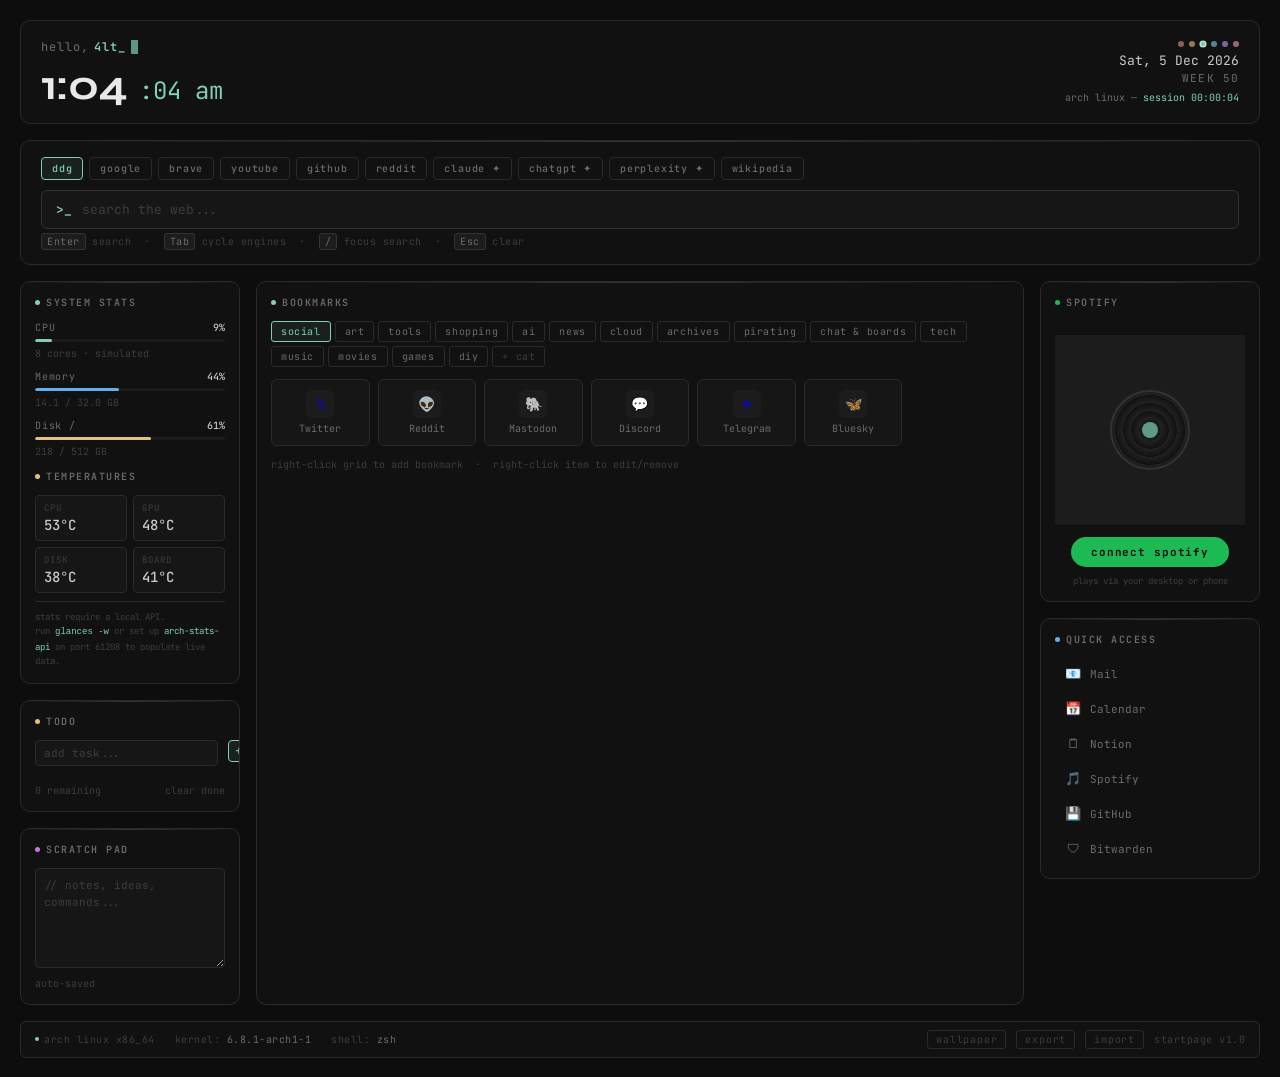
<file: index(COPY).html>
<!DOCTYPE html>
<html lang="en">
<head>
<meta charset="UTF-8">
<meta name="viewport" content="width=device-width, initial-scale=1.0">
<title>startpage</title>
<link rel="preconnect" href="https://fonts.googleapis.com">
<link href="https://fonts.googleapis.com/css2?family=JetBrains+Mono:wght@300;400;500;600&family=Syne:wght@400;600;700&display=swap" rel="stylesheet">
<style>
  :root {
    --bg:        #0d0d0d;
    --bg1:       #111111;
    --bg2:       #161616;
    --bg3:       #1c1c1c;
    --border:    #2a2a2a;
    --border2:   #333;
    --text:      #c9c9c9;
    --text2:     #6b6b6b;
    --text3:     #3d3d3d;
    --accent:    #7ecfb3;
    --accent2:   #5ab89a;
    --accent3:   rgba(126,207,179,0.08);
    --red:       #e06c75;
    --yellow:    #e5c07b;
    --blue:      #61afef;
    --purple:    #c678dd;
    --mono:      'JetBrains Mono', monospace;
    --sans:      'Syne', sans-serif;
    --radius:    6px;
    --radius2:   10px;
  }
  *, *::before, *::after { box-sizing: border-box; margin: 0; padding: 0; }
  html { font-size: 13px; }
  body {
    background: var(--bg);
    color: var(--text);
    font-family: var(--mono);
    min-height: 100vh;
    overflow-x: hidden;
    cursor: default;
    user-select: none;
  }
  ::-webkit-scrollbar { width: 4px; }
  ::-webkit-scrollbar-track { background: var(--bg); }
  ::-webkit-scrollbar-thumb { background: var(--border2); border-radius: 2px; }
  ::selection { background: rgba(126,207,179,0.2); }

  /* ── LAYOUT ── */
  .layout {
    display: grid;
    grid-template-columns: 220px 1fr 220px;
    grid-template-rows: auto 1fr auto;
    gap: 0;
    min-height: 100vh;
    max-width: 1600px;
    margin: 0 auto;
    padding: 20px;
    gap: 16px;
  }

  /* ── PANEL BASE ── */
  .panel {
    background: var(--bg1);
    border: 1px solid var(--border);
    border-radius: var(--radius2);
    padding: 14px;
    position: relative;
    overflow: hidden;
  }
  .panel::before {
    content: '';
    position: absolute;
    top: 0; left: 0; right: 0;
    height: 1px;
    background: linear-gradient(90deg, transparent, var(--border2), transparent);
  }
  .panel-title {
    font-family: var(--mono);
    font-size: 10px;
    font-weight: 600;
    letter-spacing: 0.15em;
    text-transform: uppercase;
    color: var(--text2);
    margin-bottom: 12px;
    display: flex;
    align-items: center;
    gap: 6px;
  }
  .panel-title .dot {
    width: 5px; height: 5px;
    border-radius: 50%;
    background: var(--accent);
    flex-shrink: 0;
  }

  /* ── GREETING ── */
  .greeting-wrap {
    display: flex;
    align-items: center;
    gap: 5px;
    margin-bottom: 8px;
    min-height: 20px;
    flex-wrap: wrap;
  }
  .greeting-phrase {
    font-family: var(--mono);
    font-size: 12px;
    color: var(--text2);
    letter-spacing: 0.08em;
    cursor: pointer;
    border-bottom: 1px dashed transparent;
    transition: border-color 0.15s;
    white-space: nowrap;
  }
  .greeting-phrase:hover { border-color: var(--text3); }
  .greeting-name {
    font-family: var(--mono);
    font-size: 12px;
    font-weight: 600;
    letter-spacing: 0.08em;
    cursor: pointer;
    border-bottom: 1px dashed transparent;
    transition: border-color 0.15s, color 0.2s;
    white-space: nowrap;
  }
  .greeting-name:hover { border-color: var(--text3); }
  .greeting-cursor {
    display: inline-block;
    width: 7px; height: 14px;
    background: currentColor;
    opacity: 0.7;
    vertical-align: middle;
    flex-shrink: 0;
  }
  .greeting-cursor.blink { animation: gblink 1.1s step-end infinite; }
  @keyframes gblink { 0%,100%{opacity:0.7} 50%{opacity:0} }
  .greeting-edit-input {
    background: var(--bg3);
    border: 1px solid var(--accent);
    border-radius: 3px;
    color: var(--text);
    font-family: var(--mono);
    font-size: 12px;
    padding: 2px 6px;
    outline: none;
    caret-color: var(--accent);
    min-width: 60px;
    max-width: 180px;
  }
  .greeting-dots {
    display: flex;
    gap: 5px;
    align-items: center;
    margin-top: 6px;
  }
  .greeting-color-dots { display:flex; gap:5px; align-items:center; }
  .gc-dot {
    width: 6px; height: 6px;
    border-radius: 50%;
    cursor: pointer;
    border: 1px solid transparent;
    transition: transform 0.12s, border-color 0.12s;
    flex-shrink: 0;
    opacity: 0.7;
  }
  .gc-dot:hover { transform: scale(1.4); opacity: 1; }
  .gc-dot.active { border-color: rgba(255,255,255,0.6); transform: scale(1.2); opacity: 1; }


  .clock-panel {
    grid-column: 1 / 4;
    display: flex;
    align-items: center;
    justify-content: space-between;
    padding: 16px 20px;
    background: var(--bg1);
    border: 1px solid var(--border);
    border-radius: var(--radius2);
  }
  .clock-left { display: flex; align-items: baseline; gap: 12px; }
  .clock-time {
    font-family: var(--sans);
    font-size: 42px;
    font-weight: 700;
    color: #e8e8e8;
    letter-spacing: -1px;
    line-height: 1;
  }
  .clock-seconds {
    font-size: 24px;
    font-weight: 400;
    color: var(--accent);
  }
  .clock-right { text-align: right; }
  .clock-date {
    font-size: 13px;
    color: var(--text);
    font-family: var(--mono);
  }
  .clock-day {
    font-size: 11px;
    color: var(--text2);
    margin-top: 2px;
    text-transform: uppercase;
    letter-spacing: 0.1em;
  }
  .uptime-badge {
    font-size: 10px;
    color: var(--text2);
    margin-top: 6px;
    font-family: var(--mono);
  }
  .uptime-badge span { color: var(--accent); }
  .accent-dots {
    display: flex;
    gap: 5px;
    margin-top: 7px;
    align-items: center;
  }
  .accent-dot {
    width: 6px; height: 6px;
    border-radius: 1px;
    cursor: pointer;
    border: 1px solid transparent;
    transition: transform 0.12s, border-color 0.12s, opacity 0.12s;
    opacity: 0.55;
    flex-shrink: 0;
  }
  .accent-dot:hover { transform: scale(1.35); opacity: 0.9; }
  .accent-dot.active { border-color: rgba(255,255,255,0.6); opacity: 1; transform: scale(1.2); }

  /* ── SEARCH ── */
  .search-panel {
    grid-column: 1 / 4;
    padding: 16px 20px;
  }
  .search-engines {
    display: flex;
    gap: 6px;
    margin-bottom: 10px;
    flex-wrap: wrap;
  }
  .engine-btn {
    font-family: var(--mono);
    font-size: 10px;
    font-weight: 500;
    letter-spacing: 0.08em;
    padding: 4px 10px;
    border-radius: 4px;
    border: 1px solid var(--border);
    background: transparent;
    color: var(--text2);
    cursor: pointer;
    transition: all 0.15s;
    text-transform: lowercase;
  }
  .engine-btn:hover, .engine-btn.active {
    background: var(--accent3);
    border-color: var(--accent);
    color: var(--accent);
  }
  .engine-btn.active { color: var(--accent); border-color: var(--accent); background: var(--accent3); }
  .search-wrap {
    display: flex;
    align-items: center;
    gap: 10px;
    background: var(--bg2);
    border: 1px solid var(--border2);
    border-radius: var(--radius);
    padding: 10px 14px;
    transition: border-color 0.2s;
  }
  .search-wrap:focus-within { border-color: var(--accent); }
  .search-prefix {
    font-size: 13px;
    color: var(--accent);
    flex-shrink: 0;
    font-weight: 600;
  }
  #searchInput {
    background: transparent;
    border: none;
    outline: none;
    color: var(--text);
    font-family: var(--mono);
    font-size: 13px;
    flex: 1;
    caret-color: var(--accent);
  }
  #searchInput::placeholder { color: var(--text3); }
  .search-hint {
    font-size: 10px;
    color: var(--text3);
    margin-top: 6px;
    letter-spacing: 0.05em;
  }
  .search-hint kbd {
    background: var(--bg3);
    border: 1px solid var(--border2);
    border-radius: 3px;
    padding: 1px 5px;
    color: var(--text2);
    font-family: var(--mono);
    font-size: 10px;
  }

  /* ── LEFT COLUMN ── */
  .left-col { grid-column: 1; display: flex; flex-direction: column; gap: 16px; }

  /* ── STATS ── */
  .stat-row {
    margin-bottom: 10px;
    display: flex;
    flex-direction: column;
    gap: 5px;
  }
  .stat-row:last-child { margin-bottom: 0; }
  .stat-header {
    display: flex;
    justify-content: space-between;
    align-items: center;
    font-size: 10px;
  }
  .stat-name { color: var(--text2); letter-spacing: 0.08em; }
  .stat-val { color: var(--text); font-weight: 500; }
  .stat-bar {
    height: 3px;
    background: var(--bg3);
    border-radius: 2px;
    overflow: hidden;
  }
  .stat-fill {
    height: 100%;
    border-radius: 2px;
    transition: width 1s ease;
  }
  .fill-green { background: var(--accent); }
  .fill-blue  { background: var(--blue); }
  .fill-yellow{ background: var(--yellow); }
  .fill-red   { background: var(--red); }
  .stat-extra { font-size: 10px; color: var(--text3); }
  .temp-grid {
    display: grid;
    grid-template-columns: 1fr 1fr;
    gap: 6px;
    margin-top: 2px;
  }
  .temp-item {
    background: var(--bg2);
    border: 1px solid var(--border);
    border-radius: 4px;
    padding: 6px 8px;
    display: flex;
    flex-direction: column;
    gap: 2px;
  }
  .temp-label { font-size: 9px; color: var(--text3); text-transform: uppercase; letter-spacing: 0.1em; }
  .temp-num { font-size: 14px; font-weight: 500; color: var(--text); }
  .temp-num.hot { color: var(--yellow); }
  .api-note {
    font-size: 9px;
    color: var(--text3);
    margin-top: 8px;
    line-height: 1.6;
    border-top: 1px solid var(--border);
    padding-top: 8px;
  }
  .api-note a { color: var(--accent); text-decoration: none; }

  /* ── TODO ── */
  .todo-input-row {
    display: flex;
    gap: 10px;
    margin-bottom: 10px;
  }
  #todoInput {
    flex: 1;
    background: var(--bg2);
    border: 1px solid var(--border);
    border-radius: 4px;
    outline: none;
    color: var(--text);
    font-family: var(--mono);
    font-size: 11px;
    padding: 5px 8px;
    caret-color: var(--accent);
    transition: border-color 0.15s;
  }
  #todoInput:focus { border-color: var(--accent); }
  #todoInput::placeholder { color: var(--text3); }
  .todo-add-btn {
    background: var(--accent3);
    border: 1px solid var(--accent);
    color: var(--accent);
    border-radius: 4px;
    width: 22px; height: 22px;
    display: flex; align-items: center; justify-content: center;
    cursor: pointer;
    font-size: 13px;
    flex-shrink: 0;
    transition: background 0.15s;
  }
  .todo-add-btn:hover { background: rgba(126,207,179,0.18); }
  .todo-list { display: flex; flex-direction: column; gap: 4px; max-height: 220px; overflow-y: auto; }
  .todo-item {
    display: flex;
    align-items: flex-start;
    gap: 8px;
    padding: 5px 6px;
    border-radius: 4px;
    cursor: pointer;
    transition: background 0.1s;
    group: true;
  }
  .todo-item:hover { background: var(--bg2); }
  .todo-check {
    width: 12px; height: 12px;
    border: 1px solid var(--border2);
    border-radius: 2px;
    flex-shrink: 0;
    margin-top: 1px;
    display: flex; align-items: center; justify-content: center;
    transition: all 0.15s;
  }
  .todo-item.done .todo-check {
    background: var(--accent);
    border-color: var(--accent);
  }
  .todo-item.done .todo-check::after {
    content: '✓';
    font-size: 8px;
    color: #0d0d0d;
  }
  .todo-text {
    font-size: 11px;
    color: var(--text);
    line-height: 1.4;
    flex: 1;
    word-break: break-word;
    user-select: text;
  }
  .todo-item.done .todo-text { color: var(--text3); text-decoration: line-through; }
  .todo-del {
    font-size: 14px;
    color: var(--text3);
    cursor: pointer;
    opacity: 0;
    transition: opacity 0.1s;
    line-height: 1;
  }
  .todo-item:hover .todo-del { opacity: 1; }
  .todo-del:hover { color: var(--red); }
  .todo-footer {
    display: flex;
    justify-content: space-between;
    margin-top: 8px;
    font-size: 10px;
    color: var(--text3);
  }
  .todo-clear { cursor: pointer; }
  .todo-clear:hover { color: var(--red); }

  /* ── NOTES ── */
  #notesArea {
    width: 100%;
    min-height: 100px;
    background: var(--bg2);
    border: 1px solid var(--border);
    border-radius: 4px;
    color: var(--text);
    font-family: var(--mono);
    font-size: 11px;
    padding: 8px;
    resize: vertical;
    outline: none;
    line-height: 1.6;
    caret-color: var(--accent);
    transition: border-color 0.15s;
    user-select: text;
  }
  #notesArea:focus { border-color: var(--accent); }
  #notesArea::placeholder { color: var(--text3); }
  .notes-footer { font-size: 10px; color: var(--text3); margin-top: 5px; }

  /* ── MIDDLE COLUMN ── */
  .mid-col { grid-column: 2; display: flex; flex-direction: column; gap: 16px; }

  /* ── BOOKMARKS ── */
  .category-tabs {
    display: flex;
    gap: 4px;
    flex-wrap: wrap;
    margin-bottom: 12px;
  }
  .cat-tab {
    font-family: var(--mono);
    font-size: 10px;
    letter-spacing: 0.06em;
    padding: 3px 9px;
    border-radius: 3px;
    border: 1px solid var(--border);
    background: transparent;
    color: var(--text2);
    cursor: pointer;
    transition: all 0.12s;
    text-transform: lowercase;
  }
  .cat-tab:hover { border-color: var(--border2); color: var(--text); }
  .cat-tab.active { background: var(--accent3); border-color: var(--accent); color: var(--accent); }
  .cat-ctx {
    position: fixed;
    background: var(--bg2);
    border: 1px solid var(--border2);
    border-radius: var(--radius);
    padding: 4px;
    min-width: 120px;
    z-index: 1001;
    display: none;
    box-shadow: 0 8px 24px rgba(0,0,0,0.5);
  }
  .cat-ctx.visible { display: block; }
  .cat-ctx-item {
    font-size: 11px;
    padding: 6px 10px;
    color: var(--text2);
    cursor: pointer;
    border-radius: 3px;
    display: flex; align-items: center; gap: 7px;
    transition: background 0.1s;
  }
  .cat-ctx-item:hover { background: var(--bg3); color: var(--text); }
  .cat-ctx-item.danger:hover { color: var(--red); }
  .bookmark-grid {
    display: grid;
    grid-template-columns: repeat(auto-fill, minmax(90px, 1fr));
    gap: 8px;
  }
  .bm-item {
    display: flex;
    flex-direction: column;
    align-items: center;
    gap: 5px;
    padding: 10px 6px;
    background: var(--bg2);
    border: 1px solid var(--border);
    border-radius: var(--radius);
    cursor: pointer;
    text-decoration: none;
    transition: all 0.15s;
    position: relative;
    overflow: hidden;
  }
  .bm-item::before {
    content: '';
    position: absolute;
    inset: 0;
    background: var(--accent3);
    opacity: 0;
    transition: opacity 0.15s;
  }
  .bm-item:hover { border-color: var(--border2); }
  .bm-item:hover::before { opacity: 1; }
  .bm-icon {
    width: 28px; height: 28px;
    border-radius: 6px;
    display: flex; align-items: center; justify-content: center;
    font-size: 14px;
    background: var(--bg3);
    flex-shrink: 0;
    position: relative;
  }
  .bm-name {
    font-size: 10px;
    color: var(--text2);
    text-align: center;
    line-height: 1.2;
    position: relative;
    word-break: break-word;
  }
  .bm-item:hover .bm-name { color: var(--text); }

  /* ── RIGHT COLUMN ── */
  .right-col { grid-column: 3; display: flex; flex-direction: column; gap: 16px; }

  /* ── SPOTIFY ── */
  .spotify-panel { padding: 0; overflow: hidden; }
  .spotify-art {
    width: 100%;
    aspect-ratio: 1;
    background: var(--bg3);
    position: relative;
    overflow: hidden;
    display: flex; align-items: center; justify-content: center;
  }
  .spotify-art img {
    width: 100%; height: 100%;
    object-fit: cover;
    opacity: 0.85;
  }
  .spotify-art-placeholder {
    display: flex; flex-direction: column;
    align-items: center; justify-content: center;
    gap: 8px;
    width: 100%; height: 100%;
  }
  .vinyl {
    width: 80px; height: 80px;
    border-radius: 50%;
    background: radial-gradient(circle at 50% 50%, #1a1a1a 20%, #222 20%, #111 35%, #222 35%, #111 50%, #222 50%, #111 65%, #222 65%, #111 80%, #222 80%);
    border: 2px solid #333;
    display: flex; align-items: center; justify-content: center;
    animation: spin 4s linear infinite;
    animation-play-state: var(--vinyl-state, paused);
  }
  .vinyl-center {
    width: 16px; height: 16px;
    border-radius: 50%;
    background: var(--accent);
    opacity: 0.7;
  }
  @keyframes spin { to { transform: rotate(360deg); } }
  .spotify-info { padding: 12px 14px; }
  .sp-track { font-size: 12px; color: var(--text); font-weight: 500; white-space: nowrap; overflow: hidden; text-overflow: ellipsis; }
  .sp-artist { font-size: 10px; color: var(--text2); margin-top: 2px; }
  .sp-progress-wrap { margin: 10px 0; }
  .sp-progress-bg {
    height: 3px; background: var(--bg3); border-radius: 2px; cursor: pointer; position: relative;
  }
  .sp-progress-fill { height: 100%; background: var(--accent); border-radius: 2px; width: 30%; transition: width 0.5s linear; }
  .sp-time { display: flex; justify-content: space-between; font-size: 9px; color: var(--text3); margin-top: 4px; }
  .sp-controls {
    display: flex; align-items: center; justify-content: center; gap: 16px;
    margin-top: 10px;
  }
  .sp-btn {
    background: none; border: none; cursor: pointer;
    color: var(--text2) !important; font-size: 16px;
    transition: color 0.15s; padding: 4px;
    display: flex; align-items: center;
    outline: none !important;
    -webkit-tap-highlight-color: transparent;
  }
  .sp-btn:focus, .sp-btn:focus-visible, .sp-btn:active { outline: none !important; box-shadow: none !important; color: var(--text2) !important; }
  .sp-btn:hover { color: var(--text) !important; }
  .sp-btn.play {
    width: 32px; height: 32px;
    background: var(--accent) !important;
    border-radius: 50%;
    color: #0d0d0d !important;
    font-size: 14px;
    display: flex; align-items: center; justify-content: center;
    outline: none !important;
    -webkit-tap-highlight-color: transparent;
  }
  .sp-btn.play:focus, .sp-btn.play:focus-visible, .sp-btn.play:active { outline: none !important; box-shadow: none !important; background: var(--accent) !important; color: #0d0d0d !important; }
  .sp-btn.play:hover { background: var(--accent2) !important; color: #0d0d0d !important; }
  .sp-volume { display: flex; align-items: center; gap: 6px; margin-top: 10px; }
  .sp-vol-icon { font-size: 12px; color: var(--text3); }
  .sp-vol-slider {
    flex: 1; height: 3px; appearance: none; background: var(--bg3); border-radius: 2px; cursor: pointer; outline: none;
  }
  .sp-vol-slider::-webkit-slider-thumb {
    appearance: none; width: 10px; height: 10px; border-radius: 50%;
    background: var(--accent); cursor: pointer;
  }
  .sp-connect-btn {
    background: #1db954;
    border: none;
    border-radius: 20px;
    color: #000;
    font-family: var(--mono);
    font-size: 11px;
    font-weight: 600;
    padding: 8px 20px;
    cursor: pointer;
    letter-spacing: 0.08em;
    transition: background 0.15s, transform 0.1s;
  }
  .sp-connect-btn:hover { background: #1ed760; transform: scale(1.02); }



  /* ── QUICK LINKS (right) ── */
  .quick-links { display: flex; flex-direction: column; gap: 4px; }
  .ql-item {
    display: flex; align-items: center; gap: 8px;
    padding: 6px 8px;
    border-radius: 4px;
    text-decoration: none;
    color: var(--text2);
    font-size: 11px;
    transition: all 0.12s;
    border: 1px solid transparent;
  }
  .ql-item:hover { background: var(--bg2); border-color: var(--border); color: var(--text); }
  .ql-icon { font-size: 13px; width: 18px; flex-shrink: 0; text-align: center; }
  .ql-label { flex: 1; }
  .ql-arrow { font-size: 10px; color: var(--text3); opacity: 0; transition: opacity 0.12s; }
  .ql-item:hover .ql-arrow { opacity: 1; }

  /* ── STATUS BAR ── */
  .statusbar {
    grid-column: 1 / 4;
    display: flex;
    align-items: center;
    justify-content: space-between;
    padding: 8px 14px;
    background: var(--bg1);
    border: 1px solid var(--border);
    border-radius: var(--radius);
    font-size: 10px;
    color: var(--text3);
    letter-spacing: 0.05em;
  }
  .sb-left { display: flex; gap: 20px; }
  .sb-btn {
    font-family: var(--mono);
    font-size: 10px;
    letter-spacing: 0.08em;
    color: var(--text3);
    background: transparent;
    border: 1px solid var(--border);
    border-radius: 3px;
    padding: 2px 8px;
    cursor: pointer;
    transition: color 0.15s, border-color 0.15s;
    user-select: none;
  }
  .sb-btn:hover { color: var(--accent); border-color: var(--accent); }
  .bg-preset {
    aspect-ratio: 16/9;
    border-radius: var(--radius);
    border: 2px solid var(--border);
    cursor: pointer;
    overflow: hidden;
    transition: border-color 0.15s, transform 0.12s;
    position: relative;
    font-size: 9px;
    display: flex; align-items: center; justify-content: center;
    color: rgba(255,255,255,0.7);
    letter-spacing: 0.06em;
  }
  .bg-preset:hover { border-color: var(--accent); transform: scale(1.03); }
  .bg-preset.active { border-color: var(--accent); }
  .bg-preset img { width:100%;height:100%;object-fit:cover;position:absolute;inset:0; }
  .bg-preset span { position:relative;z-index:1;text-shadow:0 1px 3px rgba(0,0,0,0.8); }
  body.has-bg .layout { position: relative; z-index: 1; }
  body.has-bg::before {
    content: '';
    position: fixed; inset: 0; z-index: 0;
    background-image: var(--bg-image);
    background-size: cover;
    background-position: center;
  }
  .bg-tab {
    font-family: var(--mono);
    font-size: 10px;
    letter-spacing: 0.08em;
    padding: 4px 10px;
    border-radius: 4px;
    border: 1px solid var(--border);
    background: transparent;
    color: var(--text3);
    cursor: pointer;
    transition: all 0.15s;
  }
  .bg-tab.active { background: var(--accent3); border-color: var(--accent); color: var(--accent); }
  .bg-tab:hover { color: var(--text); border-color: var(--border2); }
  .bg-anim-preset {
    aspect-ratio: 16/9;
    border-radius: var(--radius);
    border: 2px solid var(--border);
    cursor: pointer;
    overflow: hidden;
    position: relative;
    transition: border-color 0.15s, transform 0.12s;
    min-height: 70px;
    display: flex; align-items: flex-end;
  }
  .bg-anim-preset:hover { border-color: var(--accent); transform: scale(1.02); }
  .bg-anim-preset.active { border-color: var(--accent); }
  .bg-anim-preset canvas { position:absolute;inset:0;width:100%;height:100%; }
  .bg-anim-preset .anim-label {
    position: relative; z-index: 2;
    font-size: 9px; letter-spacing: 0.1em;
    color: rgba(255,255,255,0.7);
    padding: 4px 6px;
    text-shadow: 0 1px 3px rgba(0,0,0,0.9);
    background: linear-gradient(transparent, rgba(0,0,0,0.5));
    width: 100%;
  }
  #bgCanvas {
    position: fixed; inset: 0;
    z-index: 0; pointer-events: none;
    display: none;
  }
  body.has-anim #bgCanvas { display: block; }
  body.has-anim .layout { position: relative; z-index: 1; }

  body.has-anim .panel,
  body.has-anim .clock-panel,
  body.has-anim .search-panel,
  body.has-anim .statusbar {
    background: rgba(13,13,13,0.80);
    backdrop-filter: blur(6px);
    -webkit-backdrop-filter: blur(6px);
  }

  body.has-anim { background: #0d0d0d; }

  #bgAiPrompt:focus, #bgUrl:focus { border-color: var(--accent); }

    body.has-bg .panel,
  body.has-bg .clock-panel,
  body.has-bg .search-panel,
  body.has-bg .statusbar {
    background: rgba(13,13,13,0.82);
    backdrop-filter: blur(6px);
    -webkit-backdrop-filter: blur(6px);
  }
  .sb-item { display: flex; align-items: center; gap: 5px; }
  .sb-dot { width: 4px; height: 4px; border-radius: 50%; background: var(--accent); }

  /* ── CONTEXT MENU ── */
  .ctx-menu {
    position: fixed;
    background: var(--bg2);
    border: 1px solid var(--border2);
    border-radius: var(--radius);
    padding: 4px;
    min-width: 140px;
    z-index: 1000;
    display: none;
    box-shadow: 0 8px 24px rgba(0,0,0,0.5);
  }
  .ctx-menu.visible { display: block; }
  .ctx-item {
    font-size: 11px;
    padding: 6px 10px;
    color: var(--text2);
    cursor: pointer;
    border-radius: 3px;
    display: flex; align-items: center; gap: 7px;
    transition: background 0.1s;
  }
  .ctx-item:hover { background: var(--bg3); color: var(--text); }
  .ctx-sep { height: 1px; background: var(--border); margin: 3px 0; }

  /* ── MODAL (add bookmark) ── */
  .modal-overlay {
    position: fixed; inset: 0;
    background: rgba(0,0,0,0.7);
    display: none;
    align-items: center; justify-content: center;
    z-index: 999;
  }
  .modal-overlay.visible { display: flex; }
  .modal {
    background: var(--bg2);
    border: 1px solid var(--border2);
    border-radius: var(--radius2);
    padding: 20px;
    width: 320px;
    max-width: 90vw;
  }
  .modal h3 { font-size: 13px; color: var(--text); margin-bottom: 14px; font-weight: 500; }
  .modal label { font-size: 10px; color: var(--text2); display: block; margin-bottom: 4px; letter-spacing: 0.08em; }
  .modal input, .modal select {
    width: 100%;
    background: var(--bg3);
    border: 1px solid var(--border);
    border-radius: 4px;
    color: var(--text);
    font-family: var(--mono);
    font-size: 11px;
    padding: 6px 8px;
    outline: none;
    margin-bottom: 10px;
    caret-color: var(--accent);
  }
  .modal input:focus, .modal select:focus { border-color: var(--accent); }
  .modal select option { background: var(--bg3); }
  .modal-btns { display: flex; gap: 8px; justify-content: flex-end; margin-top: 6px; }
  .modal-btn {
    font-family: var(--mono);
    font-size: 11px;
    padding: 6px 14px;
    border-radius: 4px;
    border: 1px solid var(--border2);
    cursor: pointer;
    background: transparent;
    color: var(--text2);
    transition: all 0.15s;
  }
  .modal-btn.primary { background: var(--accent3); border-color: var(--accent); color: var(--accent); }
  .modal-btn:hover { color: var(--text); border-color: var(--border2); }
  .modal-btn.primary:hover { background: rgba(126,207,179,0.18); }

  /* ── MISC ── */
  .fade-in { animation: fadeIn 0.3s ease; }
  @keyframes fadeIn { from { opacity: 0; transform: translateY(6px); } to { opacity: 1; transform: none; } }

  @media (max-width: 900px) {
    .layout { grid-template-columns: 1fr 1fr; }
    .clock-panel, .search-panel, .statusbar { grid-column: 1 / 3; }
    .left-col { grid-column: 1; }
    .mid-col { grid-column: 1 / 3; }
    .right-col { grid-column: 2; grid-row: 3; }
  }
  @media (max-width: 600px) {
    .layout { grid-template-columns: 1fr; }
    .clock-panel, .search-panel, .left-col, .mid-col, .right-col, .statusbar { grid-column: 1; }
  }
</style>
</head>
<body>

<canvas id="bgCanvas"></canvas>

<div class="layout" id="layout">

  <!-- ── CLOCK BAR ── -->
  <div class="clock-panel fade-in">
    <div style="flex:1;">
      <div class="greeting-wrap" id="greetingWrap">
        <span class="greeting-phrase" id="greetingPhrase"></span>
        <span class="greeting-name" id="greetingName"></span>
        <span class="greeting-cursor blink" id="greetingCursor"></span>
      </div>
      <div style="display:flex;align-items:baseline;gap:12px;">
        <div class="clock-time" id="clockTime">00:00</div>
        <div class="clock-seconds" id="clockSec">:00</div>
      </div>
    </div>
    <div class="clock-right">
      <div class="greeting-color-dots" id="greetingDots" style="justify-content:flex-end;margin-bottom:5px;"></div>
      <div class="clock-date" id="clockDate">—</div>
      <div class="clock-day" id="clockDay">—</div>
      <div class="uptime-badge">arch linux — <span id="uptimeDisp">calculating...</span></div>
    </div>
  </div>

  <!-- ── SEARCH ── -->
  <div class="panel search-panel fade-in">
    <div class="search-engines" id="engineList"></div>
    <div class="search-wrap">
      <span class="search-prefix" id="searchPrefix">&gt;_</span>
      <input type="text" id="searchInput" placeholder="search the web..." autocomplete="off" spellcheck="false">
    </div>
    <div class="search-hint">
      <kbd>Enter</kbd> search &nbsp;·&nbsp; <kbd>Tab</kbd> cycle engines &nbsp;·&nbsp; <kbd>/</kbd> focus search &nbsp;·&nbsp; <kbd>Esc</kbd> clear
    </div>
  </div>

  <!-- ── LEFT COLUMN ── -->
  <div class="left-col fade-in">

    <!-- STATS -->
    <div class="panel" id="statsPanel">
      <div class="panel-title"><span class="dot"></span>system stats</div>
      <div id="statsContent">
        <div class="stat-row">
          <div class="stat-header">
            <span class="stat-name">CPU</span>
            <span class="stat-val" id="cpuVal">—%</span>
          </div>
          <div class="stat-bar"><div class="stat-fill fill-green" id="cpuBar" style="width:0%"></div></div>
          <div class="stat-extra" id="cpuExtra">—</div>
        </div>
        <div class="stat-row">
          <div class="stat-header">
            <span class="stat-name">Memory</span>
            <span class="stat-val" id="memVal">—%</span>
          </div>
          <div class="stat-bar"><div class="stat-fill fill-blue" id="memBar" style="width:0%"></div></div>
          <div class="stat-extra" id="memExtra">—</div>
        </div>
        <div class="stat-row">
          <div class="stat-header">
            <span class="stat-name">Disk /</span>
            <span class="stat-val" id="diskVal">—%</span>
          </div>
          <div class="stat-bar"><div class="stat-fill fill-yellow" id="diskBar" style="width:0%"></div></div>
          <div class="stat-extra" id="diskExtra">—</div>
        </div>
        <div class="panel-title" style="margin-top:12px;"><span class="dot" style="background:var(--yellow);"></span>temperatures</div>
        <div class="temp-grid">
          <div class="temp-item"><div class="temp-label">CPU</div><div class="temp-num" id="cpuTemp">—°C</div></div>
          <div class="temp-item"><div class="temp-label">GPU</div><div class="temp-num" id="gpuTemp">—°C</div></div>
          <div class="temp-item"><div class="temp-label">Disk</div><div class="temp-num" id="diskTemp">—°C</div></div>
          <div class="temp-item"><div class="temp-label">Board</div><div class="temp-num" id="boardTemp">—°C</div></div>
        </div>
        <div class="api-note">
          stats require a local API.<br>
          run <code style="color:var(--accent)">glances -w</code> or set up
          <a href="https://github.com/nicedoc/arch-stats-api" target="_blank">arch-stats-api</a>
          on port 61208 to populate live data.
        </div>
      </div>
    </div>

    <!-- TODO -->
    <div class="panel" id="todoPanel">
      <div class="panel-title"><span class="dot" style="background:var(--yellow);"></span>todo</div>
      <div class="todo-input-row">
        <input type="text" id="todoInput" placeholder="add task..." maxlength="120">
        <div class="todo-add-btn" id="todoAddBtn" title="Add (Enter)">+</div>
      </div>
      <div class="todo-list" id="todoList"></div>
      <div class="todo-footer">
        <span id="todoCount">0 tasks</span>
        <span class="todo-clear" id="todoClear">clear done</span>
      </div>
    </div>

    <!-- NOTES -->
    <div class="panel">
      <div class="panel-title"><span class="dot" style="background:var(--purple);"></span>scratch pad</div>
      <textarea id="notesArea" placeholder="// notes, ideas, commands..."></textarea>
      <div class="notes-footer" id="notesSaved">auto-saved</div>
    </div>

  </div>

  <!-- ── MIDDLE COLUMN (bookmarks) ── -->
  <div class="mid-col fade-in">
    <div class="panel" style="flex:1;">
      <div class="panel-title"><span class="dot"></span>bookmarks</div>
      <div class="category-tabs" id="categoryTabs"></div>
      <div class="bookmark-grid" id="bookmarkGrid" style="min-height:60px;"></div>
      <div style="margin-top:12px; font-size:10px; color:var(--text3);">
        right-click grid to add bookmark &nbsp;·&nbsp; right-click item to edit/remove
      </div>
    </div>
  </div>

  <!-- ── RIGHT COLUMN ── -->
  <div class="right-col fade-in">

    <!-- SPOTIFY -->
    <div class="panel spotify-panel">
      <div class="panel-title" style="padding:14px 14px 0;"><span class="dot" style="background:#1db954;"></span>spotify</div>

      <!-- NOT LOGGED IN -->
      <div id="spLogin" style="padding:14px; text-align:center;">
        <div class="spotify-art" style="margin-bottom:12px;">
          <div class="spotify-art-placeholder">
            <div class="vinyl" id="vinyl"><div class="vinyl-center"></div></div>
          </div>
        </div>
        <button class="sp-connect-btn" id="spLoginBtn">connect spotify</button>
        <div style="font-size:9px;color:var(--text3);margin-top:8px;">plays via your desktop or phone</div>
      </div>

      <!-- NOW PLAYING -->
      <div id="spPlayer" style="display:none;">
        <div class="spotify-art" id="spArt">
          <div class="spotify-art-placeholder" id="spArtPlaceholder">
            <div class="vinyl" id="vinyl2"><div class="vinyl-center"></div></div>
            <div style="font-size:10px;color:var(--text3);">nothing playing</div>
          </div>
        </div>
        <div class="spotify-info">
          <div style="display:flex;align-items:center;justify-content:space-between;gap:6px;">
            <div style="overflow:hidden;flex:1;">
              <div class="sp-track" id="spTrack">—</div>
              <div class="sp-artist" id="spArtist">—</div>
              <div style="font-size:9px;color:var(--text3);margin-top:2px;" id="spDevice">—</div>
            </div>
            <button class="sp-btn" id="spLogout" title="Disconnect" style="font-size:10px;color:var(--text3);flex-shrink:0;">✕</button>
          </div>
          <div class="sp-progress-wrap">
            <div class="sp-progress-bg" id="spProgressBg">
              <div class="sp-progress-fill" id="spProgress" style="width:0%"></div>
            </div>
            <div class="sp-time"><span id="spCurrent">0:00</span><span id="spTotal">0:00</span></div>
          </div>
          <div class="sp-controls">
            <button class="sp-btn" id="spPrev" title="Previous">⏮</button>
            <button class="sp-btn play" id="spPlay" title="Play/Pause">▶</button>
            <button class="sp-btn" id="spNext" title="Next">⏭</button>
          </div>
        </div>
      </div>
    </div>

    <!-- QUICK LINKS -->
    <div class="panel">
      <div class="panel-title"><span class="dot" style="background:var(--blue);"></span>quick access</div>
      <div class="quick-links" id="quickLinks"></div>
    </div>

  </div>

  <!-- ── STATUS BAR ── -->
  <div class="statusbar">
    <div class="sb-left">
      <div class="sb-item"><span class="sb-dot"></span><span id="sbOs">arch linux x86_64</span></div>
      <div class="sb-item"><span>kernel: <span id="sbKernel" style="color:var(--text2)">—</span></span></div>
      <div class="sb-item"><span>shell: <span style="color:var(--text2)">zsh</span></span></div>
    </div>
    <div style="display:flex;align-items:center;gap:10px;">
      <button class="sb-btn" id="bgBtn" title="Change background">wallpaper</button>
      <button class="sb-btn" id="exportBtn" title="Export all data">export</button>
      <label class="sb-btn" id="importLabel" title="Import data">import<input type="file" id="importFile" accept=".json" style="display:none;"></label>
      <span style="color:var(--text3);">startpage v1.0</span>
    </div>
  </div>

</div>

<!-- ── CONTEXT MENU ── -->
<div class="ctx-menu" id="ctxMenu">
  <div class="ctx-item" id="ctxAdd">＋ &nbsp;add bookmark</div>
  <div class="ctx-sep"></div>
  <div class="ctx-item" id="ctxEdit" style="display:none">✎ &nbsp;edit</div>
  <div class="ctx-item" id="ctxRemove" style="display:none">✕ &nbsp;remove</div>
</div>

<!-- ── CATEGORY CONTEXT MENU ── -->
<div class="ctx-menu" id="catCtxMenu">
  <div class="ctx-item" id="catCtxEdit">✎ &nbsp;rename</div>
  <div class="ctx-sep"></div>
  <div class="ctx-item" id="catCtxRemove" style="color:var(--red)">✕ &nbsp;remove category</div>
</div>

<!-- ── CATEGORY CONTEXT MENU ── -->
<div class="ctx-menu" id="catCtxMenu">
  <div class="ctx-item" id="catCtxRename">✎ &nbsp;rename</div>
  <div class="ctx-sep"></div>
  <div class="ctx-item" id="catCtxRemove" style="color:var(--red)">✕ &nbsp;remove category</div>
</div>

<!-- ── CATEGORY CONTEXT MENU ── -->
<div class="cat-ctx" id="catCtxMenu">
  <div class="cat-ctx-item" id="catCtxEdit">✎ &nbsp;rename</div>
  <div class="cat-ctx-item danger" id="catCtxRemove">✕ &nbsp;remove</div>
</div>

<!-- ── MODAL ── -->
<div class="modal-overlay" id="modalOverlay">
  <div class="modal">
    <h3 id="modalTitle">add bookmark</h3>
    <label>NAME</label>
    <input type="text" id="bmName" placeholder="GitHub" maxlength="30">
    <label>URL</label>
    <input type="text" id="bmUrl" placeholder="https://github.com">
    <label>ICON (emoji)</label>
    <input type="text" id="bmIcon" placeholder="🐙" maxlength="4">
    <label>NICKNAME <span style="color:var(--text3);font-size:9px;letter-spacing:0;">— optional · type this in search bar to open directly</span></label>
    <input type="text" id="bmNick" placeholder="gh" maxlength="20" style="font-family:var(--mono);">
    <label>CATEGORY</label>
    <select id="bmCat"></select>
    <div class="modal-btns">
      <button class="modal-btn" id="modalCancel">cancel</button>
      <button class="modal-btn primary" id="modalSave">save</button>
    </div>
  </div>
</div>

<!-- ── BACKGROUND PICKER ── -->
<div class="modal-overlay" id="bgOverlay">
  <div class="modal" style="width:480px;max-width:96vw;max-height:90vh;overflow-y:auto;">
    <h3 style="margin-bottom:14px;">wallpaper</h3>

    <!-- TABS -->
    <div style="display:flex;gap:4px;margin-bottom:14px;" id="bgTabs">
      <button class="bg-tab active" data-tab="static">static</button>
      <button class="bg-tab" data-tab="animated">animated</button>
      <button class="bg-tab" data-tab="custom">custom</button>
      <button class="bg-tab" data-tab="ai">ai generate</button>
    </div>

    <!-- STATIC TAB -->
    <div id="bgTab-static" class="bg-tab-content">
      <div id="bgPresets" style="display:grid;grid-template-columns:repeat(3,1fr);gap:8px;"></div>
    </div>

    <!-- ANIMATED TAB -->
    <div id="bgTab-animated" class="bg-tab-content" style="display:none;">
      <div id="bgAnimPresets" style="display:grid;grid-template-columns:repeat(2,1fr);gap:8px;"></div>
    </div>

    <!-- CUSTOM TAB -->
    <div id="bgTab-custom" class="bg-tab-content" style="display:none;">
      <label>UPLOAD IMAGE / GIF / WEBP / MP4</label>
      <label class="modal-btn" style="display:block;text-align:center;cursor:pointer;margin-top:6px;padding:8px;">
        choose file
        <input type="file" id="bgUpload" accept="image/*,.gif,.webp,video/mp4" style="display:none;">
      </label>
      <label style="margin-top:12px;display:block;">IMAGE / GIF URL</label>
      <input type="text" id="bgUrl" placeholder="https://example.com/bg.gif" style="width:100%;background:var(--bg3);border:1px solid var(--border);border-radius:4px;color:var(--text);font-family:var(--mono);font-size:11px;padding:6px 8px;outline:none;caret-color:var(--accent);margin-top:4px;box-sizing:border-box;">
      <button class="modal-btn primary" id="bgApply" style="margin-top:10px;width:100%;">apply url</button>
    </div>

    <!-- AI TAB -->
    <div id="bgTab-ai" class="bg-tab-content" style="display:none;">
      <label>DESCRIBE YOUR WALLPAPER</label>
      <textarea id="bgAiPrompt" placeholder="e.g. misty dark forest at night with bioluminescent plants, ultra wide, cinematic" style="width:100%;min-height:70px;background:var(--bg3);border:1px solid var(--border);border-radius:4px;color:var(--text);font-family:var(--mono);font-size:11px;padding:8px;outline:none;caret-color:var(--accent);resize:vertical;margin-top:6px;box-sizing:border-box;line-height:1.5;"></textarea>
      <div style="display:flex;gap:8px;margin-top:8px;flex-wrap:wrap;">
        <select id="bgAiStyle" style="flex:1;background:var(--bg3);border:1px solid var(--border);border-radius:4px;color:var(--text);font-family:var(--mono);font-size:11px;padding:5px 8px;outline:none;">
          <option value="dark cinematic">dark cinematic</option>
          <option value="synthwave aesthetic">synthwave</option>
          <option value="minimal dark abstract">minimal abstract</option>
          <option value="cyberpunk city">cyberpunk</option>
          <option value="deep space nebula">deep space</option>
          <option value="dark fantasy landscape">dark fantasy</option>
          <option value="glitch art digital">glitch art</option>
          <option value="noir photography">noir</option>
        </select>
        <select id="bgAiRatio" style="background:var(--bg3);border:1px solid var(--border);border-radius:4px;color:var(--text);font-family:var(--mono);font-size:11px;padding:5px 8px;outline:none;">
          <option value="1920x1080">16:9</option>
          <option value="2560x1440">2K</option>
          <option value="1280x800">laptop</option>
        </select>
      </div>
      <button class="modal-btn primary" id="bgAiGenerate" style="margin-top:10px;width:100%;">generate wallpaper</button>
      <div id="bgAiStatus" style="font-size:10px;color:var(--text3);margin-top:6px;text-align:center;min-height:14px;"></div>
      <div id="bgAiPreview" style="margin-top:8px;border-radius:6px;overflow:hidden;display:none;">
        <img id="bgAiImg" style="width:100%;display:block;border-radius:6px;" alt="generated">
        <button class="modal-btn primary" id="bgAiApply" style="width:100%;margin-top:6px;">set as wallpaper</button>
      </div>
    </div>

    <div class="modal-btns" style="margin-top:14px;border-top:1px solid var(--border);padding-top:12px;">
      <button class="modal-btn" id="bgClear">clear</button>
      <button class="modal-btn" id="bgCancel">close</button>
    </div>
  </div>
</div>

<script>
// ══════════════════════════════
//  CONFIG — edit this section
// ══════════════════════════════
const CONFIG = {
  spotify_client_id: '',   // add your Spotify client ID here
  stats_api: 'http://localhost:61208/api/3', // Glances API endpoint
  kernel_version: '6.8.1-arch1-1',
};

// ══════════════════════════════
//  SEARCH ENGINES
// ══════════════════════════════
const ENGINES = [
  // ── VISIBLE BUTTONS (shown in search bar) ──
  { id:'ddg',    nick:'d',      name:'DDG',         url:'https://duckduckgo.com/?q=',                                        show:true },
  { id:'google', nick:'g',      name:'Google',       url:'https://www.google.com/search?q=',                                 show:true },
  { id:'brave',  nick:'br',     name:'Brave',        url:'https://search.brave.com/search?q=',                               show:true },
  { id:'yt',     nick:'yt',     name:'YouTube',      url:'https://www.youtube.com/results?search_query=',                    show:true },
  { id:'gh',     nick:'git',    name:'GitHub',       url:'https://github.com/search?q=',                                     show:true },
  { id:'r',      nick:'r',      name:'Reddit',       url:'https://new.reddit.com/search/?q=',                                show:true },
  { id:'claude', nick:'ai',     name:'Claude ✦',     url:'https://claude.ai',                                                show:true, direct:true },
  { id:'chatgpt',nick:'cgpt',   name:'ChatGPT ✦',    url:'https://chat.openai.com/',                                         show:true, direct:true },
  { id:'perp',   nick:'pp',     name:'Perplexity ✦', url:'https://perplexity.ai/?q=',                                        show:true },
  { id:'wiki',   nick:'w',      name:'Wikipedia',    url:'https://en.wikipedia.org/wiki/Special:Search?search=',            show:true },

  // ── HIDDEN ENGINES — triggered by nickname prefix only ──
  { id:'d2',     nick:'ddg',    name:'DuckDuckGo',   url:'https://duckduckgo.com/?q=' },
  { id:'bi',     nick:'bi',     name:'Bing',         url:'https://www.bing.com/search?q=' },
  { id:'y',      nick:'y',      name:'Yahoo',        url:'https://us.search.yahoo.com/search?p=' },
  { id:'ya',     nick:'ya',     name:'Yandex',       url:'https://yandex.com/search/?text=' },
  { id:'e',      nick:'e',      name:'Ecosia',       url:'https://www.ecosia.org/search?q=' },
  { id:'s',      nick:'s',      name:'Startpage',    url:'https://www.startpage.com/do/search?q=' },
  { id:'k',      nick:'k',      name:'Kagi',         url:'https://kagi.com/search?q=' },
  { id:'ka',     nick:'ka',     name:'Kagi2',        url:'https://kagi.com/search?q=' },
  { id:'q',      nick:'q',      name:'Qwant',        url:'https://www.qwant.com/?q=' },
  { id:'qw',     nick:'qw',     name:'Qwant2',       url:'https://www.qwant.com/?q=' },
  { id:'srx',    nick:'srx',    name:'Searx',        url:'https://searx.fmac.xyz/search?q=' },
  { id:'sx',     nick:'sx',     name:'Searx2',       url:'https://searx.tiekoetter.com/search?q=' },
  { id:'sx1',    nick:'sx1',    name:'Searx3',       url:'https://searx.tiekoetter.com/search?q=' },
  { id:'sc',     nick:'sc',     name:'Swisscows',    url:'https://swisscows.com/en/web?query=' },
  { id:'ps',     nick:'ps',     name:'Presearch',    url:'https://presearch.com/search?q=' },
  { id:'gd',     nick:'gd',     name:'Google Dork',  url:'https://google.com/search?q=' },
  { id:'dork',   nick:'dork',   name:'Dorksearch',   url:'https://google.com/search?q=' },
  { id:'gi',     nick:'gi',     name:'Google Images',url:'https://www.google.com/search?tbm=isch&q=' },
  { id:'gm',     nick:'gm',     name:'Google Maps',  url:'https://www.google.com/maps/place/' },
  { id:'ge',     nick:'ge',     name:'Google Earth', url:'https://earth.google.com/web/search/' },
  { id:'gt',     nick:'gt',     name:'Google Trans', url:'https://translate.google.com/?sl=auto&tl=en&text=' },
  { id:'gp',     nick:'gp',     name:'Google Patents',url:'https://patents.google.com/?q=' },
  { id:'gv',     nick:'gv',     name:'Google Voice', url:'https://voice.google.com/search?q=' },
  { id:'gs',     nick:'gs',     name:'Street View',  url:'https://www.google.com/maps/place/' },
  { id:'drive',  nick:'drive',  name:'Google Drive', url:'https://drive.google.com/drive/search?q=' },
  { id:'god',    nick:'god',    name:'Google Drive2',url:'https://drive.google.com/drive/search?q=' },
  { id:'g2',     nick:'g2',     name:'Google2',      url:'https://www.google.com/search?q=' },
  { id:'g3',     nick:'g3',     name:'Google3',      url:'https://www.google.com/search?q=' },
  { id:'am',     nick:'am',     name:'Amazon',       url:'https://www.amazon.com/s?field-keywords=' },
  { id:'ama',    nick:'ama',    name:'Amazon2',      url:'https://www.amazon.com/s?field-keywords=' },
  { id:'ae',     nick:'ae',     name:'AliExpress',   url:'https://best.aliexpress.com/search?keywords=' },
  { id:'aliex',  nick:'aliexpress',name:'AliExpress2',url:'https://best.aliexpress.com/search?keywords=' },
  { id:'eb',     nick:'eb',     name:'eBay',         url:'https://www.ebay.com/sch/i.html?_nkw=' },
  { id:'ne',     nick:'ne',     name:'Newegg',       url:'https://www.newegg.com/p/pl?d=' },
  { id:'newegg', nick:'newegg', name:'Newegg2',      url:'https://www.newegg.com/p/pl?d=' },
  { id:'et',     nick:'et',     name:'Etsy',         url:'https://www.etsy.com/search?q=' },
  { id:'mer',    nick:'mer',    name:'Mercari',      url:'https://www.mercari.com/search/?keyword=' },
  { id:'off',    nick:'off',    name:'OfferUp',      url:'https://offerup.com/search?q=' },
  { id:'ou',     nick:'ou',     name:'OfferUp2',     url:'https://offerup.com/search?q=' },
  { id:'cl',     nick:'cl',     name:'Craigslist',   url:'https://houston.craigslist.org/search/?query=' },
  { id:'cra',    nick:'cra',    name:'Craigslist2',  url:'https://houston.craigslist.org/search/?query=' },
  { id:'fbm',    nick:'fbm',    name:'FB Marketplace',url:'https://www.facebook.com/marketplace/houston/search?query=' },
  { id:'tem',    nick:'tem',    name:'Temu',         url:'https://www.temu.com/search_result.html?search_key=' },
  { id:'temu',   nick:'temu',   name:'Temu2',        url:'https://www.temu.com/search_result.html?search_key=' },
  { id:'5m',     nick:'5m',     name:'5miles',       url:'https://www.5miles.com/cq/houston_tx/' },
  { id:'mc',     nick:'mc',     name:'MicroCenter',  url:'https://www.microcenter.com/search/search_results.aspx?Ntt=' },
  { id:'mic',    nick:'mic',    name:'MicroCenter2', url:'https://www.microcenter.com/search/search_results.aspx?Ntt=' },
  { id:'parts',  nick:'parts',  name:'McMaster',     url:'https://www.mcmaster.com/?SrchEntryWebPart_InpBox=' },
  { id:'sk',     nick:'sk',     name:'ShirtKiller',  url:'https://shirtkiller.com/search?q=' },
  { id:'rev',    nick:'rev',    name:'Reverb',       url:'https://reverb.com/marketplace?query=' },
  { id:'st',     nick:'st',     name:'Steam',        url:'https://store.steampowered.com/search/?term=' },
  { id:'it',     nick:'it',     name:'itch.io',      url:'https://itch.io/search?q=' },
  { id:'gr',     nick:'gr',     name:'Gumroad',      url:'https://gumroad.com/?query=' },
  { id:'git1',   nick:'git1',   name:'GitHub2',      url:'https://github.com/search?q=' },
  { id:'gf',     nick:'gf',     name:'GreasyFork',   url:'https://greasyfork.org/en/scripts?q=' },
  { id:'cp',     nick:'cp',     name:'Chrome Store', url:'https://chrome.google.com/webstore/search/' },
  { id:'plug',   nick:'plug',   name:'Chrome Store2',url:'https://chrome.google.com/webstore/search/' },
  { id:'mg',     nick:'mg',     name:'MajorGeeks',   url:'https://www.majorgeeks.com/content/page/mg_search.html?q=' },
  { id:'ch',     nick:'ch',     name:'Cheat.sh',     url:'https://cheat.sh/?topic=' },
  { id:'aw',     nick:'aw',     name:'Arch Wiki',    url:'https://wiki.archlinux.org/index.php?search=' },
  { id:'wik',    nick:'wik',    name:'Wikipedia2',   url:'https://en.wikipedia.org/wiki/Special:Search?search=' },
  { id:'wiki',   nick:'wiki',   name:'Wikipedia3',   url:'https://en.wikipedia.org/wiki/Special:Search?search=' },
  { id:'fan',    nick:'fan',    name:'Fandom',       url:'https://www.fandom.com/?s=' },
  { id:'enc',    nick:'enc',    name:'Encyclopedia', url:'https://encyclopedia.thefreedictionary.com/_/search.aspx?tab=16&Word=' },
  { id:'ed',     nick:'ed',     name:'Ency Dramatica',url:'https://encyclopediadramatica.online/index.php?title=Special%3ASearch&search=' },
  { id:'def',    nick:'def',    name:'Dictionary',   url:'https://encyclopedia.thefreedictionary.com/_/search.aspx?tab=16&Word=' },
  { id:'def1',   nick:'def1',   name:'Merriam-Webster',url:'https://www.merriam-webster.com/dictionary/' },
  { id:'thes',   nick:'thes',   name:'Thesaurus',    url:'https://www.merriam-webster.com/thesaurus/' },
  { id:'ud',     nick:'ud',     name:'Urban Dict',   url:'https://www.urbandictionary.com/define.php?term=' },
  { id:'urb',    nick:'urb',    name:'Urban Dict2',  url:'https://www.urbandictionary.com/define.php?term=' },
  { id:'med',    nick:'med',    name:'Medical Dict',url:'https://medical-dictionary.thefreedictionary.com/' },
  { id:'alt',    nick:'alt',    name:'AlternativeTo',url:'https://alternativeto.net/browse/search?q=' },
  { id:'imdb',   nick:'imdb',   name:'IMDB',         url:'https://www.imdb.com/find?q=' },
  { id:'tmdb',   nick:'tmdb',   name:'TMDB',         url:'https://www.themoviedb.org/search?query=' },
  { id:'rt',     nick:'rt',     name:'Rotten Tomatoes',url:'https://www.rottentomatoes.com/m/' },
  { id:'lb',     nick:'lb',     name:'Letterboxd',   url:'https://letterboxd.com/search/?q=' },
  { id:'stream', nick:'stream', name:'JustWatch',    url:'https://www.justwatch.com/us/search?q=' },
  { id:'ani',    nick:'ani',    name:'AniWatch',     url:'https://aniwatchtv.to/search?keyword=' },
  { id:'ani2',   nick:'ani2',   name:'HiAnime',      url:'https://hianime.to/search?keyword=' },
  { id:'hd',     nick:'hd',     name:'HDToday',      url:'https://hdtoday.tv/home?keyword=' },
  { id:'bf',     nick:'bf',     name:'Bflix',        url:'https://bflix.pw/home?keyword=' },
  { id:'bf1',    nick:'bf1',    name:'Bflix2',       url:'https://bflix.gg/search/' },
  { id:'bf2',    nick:'bf2',    name:'Bflix3',       url:'https://bflix.la/browser?keyword=' },
  { id:'bfl',    nick:'bfl',    name:'Bflix4',       url:'https://bflix.to/filter?keyword=' },
  { id:'fbox',   nick:'fbox',   name:'Fbox',         url:'https://fbox.to/filter?keyword=' },
  { id:'cro',    nick:'cro',    name:'Crocovid',     url:'https://crocovid.com/search/?type=title&query=' },
  { id:'croc',   nick:'croc',   name:'Crocovid2',    url:'http://crocovid.com/search/?type=title&query=' },
  { id:'tu',     nick:'tu',     name:'Tubi',         url:'https://tubitv.com/search/' },
  { id:'ef',     nick:'ef',     name:'Effed Movies', url:'https://www.effedupmovies.com/search/' },
  { id:'gro',    nick:'gro',    name:'Grok ✦',       url:'https://grok.com/?q=' },
  { id:'fb',     nick:'fb',     name:'Facebook',     url:'https://www.facebook.com/search/top?q=' },
  { id:'ins',    nick:'ins',    name:'Instagram',    url:'https://instagram.com/' },
  { id:'inst',   nick:'inst',   name:'Instagram2',   url:'https://www.gramfind.com/test.php?q=' },
  { id:'tw',     nick:'tw',     name:'Twitter/X',    url:'https://twitter.com/search?q=' },
  { id:'x',      nick:'x',      name:'X',            url:'https://twitter.com/search?q=' },
  { id:'tik',    nick:'tik',    name:'TikTok',       url:'https://www.tiktok.com/search?q=' },
  { id:'tt',     nick:'tt',     name:'TikTok2',      url:'https://www.tiktok.com/search?q=' },
  { id:'twi',    nick:'twi',    name:'Twitch',       url:'https://www.twitch.tv/search?term=' },
  { id:'tum',    nick:'tum',    name:'Tumblr',       url:'https://www.tumblr.com/search?q=' },
  { id:'tum1',   nick:'tum1',   name:'Tumblr2',      url:'https://www.tumblr.com/search?q=' },
  { id:'dis',    nick:'dis',    name:'Discord',      url:'https://disboard.org/search?keyword=' },
  { id:'dis1',   nick:'dis1',   name:'Discord2',     url:'https://discordtop.com/search/' },
  { id:'sb',     nick:'sb',     name:'SocialBlade',  url:'https://socialblade.com/search/search?query=' },
  { id:'social', nick:'social', name:'SocialSearch', url:'https://www.social-searcher.com/social-buzz?q5=' },
  { id:'un',     nick:'un',     name:'CheckUsernames',url:'https://checkusernames.com/?username=' },
  { id:'my',     nick:'my',     name:'Myspace',      url:'https://myspace.com/?q=' },
  { id:'vk',     nick:'vk',     name:'VK Video',     url:'https://vk.com/video?q=' },
  { id:'yt2mp3', nick:'yt2mp3', name:'YT→MP3',       url:'https://9convert.com/en/216-youtube-to-mp3?query=' },
  { id:'yt2mp4', nick:'yt2mp4', name:'YT→MP4',       url:'https://9convert.com/en/198-youtube-to-mp4?query=' },
  { id:'ytdl2',  nick:'ytdl2',  name:'YT Download',  url:'https://9convert.com/en244?query=' },
  { id:'ytdl',   nick:'ytdl',   name:'YT Download2', url:'https://youtubeto.org/en/',             direct:true },
  { id:'yts',    nick:'yts',    name:'YT Captions',  url:'https://filmot.com/search/%s/1?gridView=1' },
  { id:'ytc',    nick:'ytc',    name:'YT Caption2',  url:'https://filmot.com/search/%s/1?gridView=1' },
  { id:'yth',    nick:'yth',    name:'YT History',   url:'https://www.youtube.com/feed/history?query=' },
  { id:'ytpl',   nick:'ytpl',   name:'YT Playlists', url:'https://www.youtube.com/feed/playlists', direct:true },
  { id:'ytp',    nick:'ytp',    name:'YT Thumbnail', url:'https://youtube-thumbnail-grabber.com/?url=' },
  { id:'yttn',   nick:'yttn',   name:'YT Thumb2',    url:'https://youtube-thumbnail-grabber.com/?url=' },
  { id:'ytvf',   nick:'ytvf',   name:'YT Finder',    url:'https://findyoutubevideo.thetechrobo.ca/noscript_load.html?d=' },
  { id:'vim',    nick:'vim',    name:'Vimeo',         url:'https://vimeo.com/search?q=' },
  { id:'dai',    nick:'dai',    name:'Dailymotion',  url:'https://www.dailymotion.com/search/%s/videos' },
  { id:'dm',     nick:'dm',     name:'Dailymotion2', url:'https://www.dailymotion.com/us?search=' },
  { id:'dm1',    nick:'dm1',    name:'Dailymotion3', url:'https://www.dailymotion.com/search/%s/videos' },
  { id:'bc',     nick:'bc',     name:'Bitchute',     url:'https://www.bitchute.com/search/?query=' },
  { id:'bit',    nick:'bit',    name:'Bitchute2',    url:'https://www.bitchute.com/search/?query=' },
  { id:'ws',     nick:'ws',     name:'WorldStar',    url:'https://worldstarhiphop.com/videos/search.php?s=' },
  { id:'w0',     nick:'w0',     name:'W0BM',         url:'https://w0bm.com/index?q=' },
  { id:'lr',     nick:'lr',     name:'LeakedReality',url:'https://leakreality.com/search/videos/' },
  { id:'ync',    nick:'ync',    name:'TheYNC',       url:'https://theync.com/search/%s/page1.html' },
  { id:'cs',     nick:'cs',     name:'CrazyShit',    url:'https://crazyshit.com/search/?query=' },
  { id:'sp',     nick:'sp',     name:'Spotify',      url:'https://open.spotify.com/search/' },
  { id:'band',   nick:'band',   name:'Bandcamp',     url:'https://bandcamp.com/search?q=' },
  { id:'disc',   nick:'disc',   name:'Discogs',      url:'https://www.discogs.com/search/?q=' },
  { id:'da',     nick:'da',     name:'DeviantArt',   url:'https://www.deviantart.com/search?q=' },
  { id:'dev',    nick:'dev',    name:'DeviantArt2',  url:'https://www.deviantart.com/search?q=' },
  { id:'pin',    nick:'pin',    name:'Pinterest',    url:'https://www.pinterest.com/search/pins/?q=' },
  { id:'gif',    nick:'gif',    name:'Giphy',        url:'https://giphy.com/search/' },
  { id:'wall',   nick:'wall',   name:'Wallhaven',    url:'https://wallhaven.cc/search?q=' },
  { id:'aa',     nick:'aa',     name:'Album Art',    url:'https://www.covercentury.com/index.php?p=search&s=' },
  { id:'cover',  nick:'cover',  name:'Album Art2',   url:'https://www.covercentury.com/index.php?p=search&s=' },
  { id:'emoji',  nick:'emoji',  name:'EmojiDB',      url:'https://emojidb.org/%s-emojis?utm_source=user_search' },
  { id:'meme',   nick:'meme',   name:'KYM',          url:'https://knowyourmeme.com/search?q=' },
  { id:'meme1',  nick:'meme1',  name:'KYM2',         url:'https://knowyourmeme.com/search?q=' },
  { id:'memes',  nick:'memes',  name:'Me.me',        url:'https://me.me/?searchinput=' },
  { id:'wo',     nick:'wo',     name:'WojakDB',      url:'https://wojakdb.com/posts/query=fat?search-text=' },
  { id:'sho',    nick:'sho',    name:'Shodan',       url:'https://www.shodan.io/search?query=' },
  { id:'sr',     nick:'sr',     name:'Similar Subs', url:'https://anvaka.github.io/redsim/#!?q=' },
  { id:'ssr',    nick:'ssr',    name:'Sim Subs2',    url:'https://anvaka.github.io/redsim/#!?q=' },
  { id:'ralt',   nick:'ralt',   name:'Sub Alts',     url:'https://anvaka.github.io/redsim/#!?q=' },
  { id:'key',    nick:'key',    name:'iKeyword',     url:'https://ikeyword.net/keywordforsearch?keyword=' },
  { id:'bgc',    nick:'bgc',    name:'PeekYou',      url:'https://www.peekyou.com/?fname=' },
  { id:'phone',  nick:'phone',  name:'Phone Lookup', url:'https://www.numlookup.com/search?query=' },
  { id:'hash',   nick:'#',      name:'Phone#',       url:'https://www.numlookup.com/search?query=' },
  { id:'wp',     nick:'wp',     name:'White Pages',  url:'https://www.whitepages.com/name/' },
  { id:'mp',     nick:'mp',     name:'Murderpedia',  url:'https://murderpedia.org/index-by-country.htm?search=' },
  { id:'ip',     nick:'ip',     name:'My IP',        url:'https://whatismyipaddress.com/search-results?s=' },
  { id:'ip2',    nick:'ip2',    name:'My IP2',       url:'https://whatismyipaddress.com/search-results?s=' },
  { id:'down',   nick:'down',   name:'Is It Down',   url:'https://www.isitdownrightnow.com/downorjustme.php?url=' },
  { id:'speed',  nick:'speed',  name:'Speedtest',    url:'https://www.speedtest.net', direct:true },
  { id:'rain',   nick:'rain',   name:'Is It Raining',url:'https://www.isitrainingnow.com', direct:true },
  { id:'ar',     nick:'ar',     name:'Archive.fo',   url:'https://archive.fo/submit/?url=' },
  { id:'arc',    nick:'arc',    name:'Archive.org',  url:'https://archive.org/search.php?query=' },
  { id:'wbm',    nick:'wbm',    name:'Wayback',      url:'https://web.archive.org/web/*/' },
  { id:'way',    nick:'way',    name:'Wayback2',     url:'https://web.archive.org/web/*/' },
  { id:'te',     nick:'te',     name:'TinEye',       url:'https://tineye.com/search?url=' },
  { id:'imgtfy', nick:'imgtfy', name:'ImgTfy',       url:'https://imgtfy.app/?q=' },
  { id:'di',     nick:'di',     name:'DDG Images',   url:'https://duckduckgo.com/?iax=images&ia=images&q=' },
  { id:'db',     nick:'db',     name:'Dropbox',      url:'https://www.dropbox.com/search/personal?query=' },
  { id:'od',     nick:'od',     name:'OneDrive',     url:'https://onedrive.live.com/?qt=search&q=' },
  { id:'one',    nick:'one',    name:'OneDrive2',    url:'https://onedrive.live.com/?qt=search&q=' },
  { id:'ol',     nick:'ol',     name:'Ololo',        url:'https://ololo.to/search.php?s=' },
  { id:'yel',    nick:'yel',    name:'Yelp',         url:'https://www.yelp.com/search?find_desc=' },
  { id:'yelp',   nick:'yelp',   name:'Yelp2',        url:'https://www.yelp.com/search?find_desc=' },
  { id:'yl',     nick:'yl',     name:'Yelp3',        url:'https://www.yelp.com/search?find_desc=' },
  { id:'fit',    nick:'fit',    name:'FitGirl',      url:'https://fitgirl-repacks.site/?s=' },
  { id:'rep',    nick:'rep',    name:'Repack-Games', url:'https://repack-games.com/?s=' },
  { id:'rp',     nick:'rp',     name:'RepackLab',    url:'https://repacklab.com/?s=' },
  { id:'sol',    nick:'sol',    name:'SolidTorrents',url:'https://solidtorrents.net/search?q=' },
  { id:'tor',    nick:'tor',    name:'Torrentz2',    url:'https://torrentz2.is/search?=' },
  { id:'tor2',   nick:'tor2',   name:'TorrentFinder',url:'https://torrent-finder.com/?q=' },
  { id:'tor3',   nick:'tor3',   name:'TorrentFind2', url:'https://torrent-finder.com/?q=' },
  { id:'t1337',  nick:'1337',   name:'1337x',        url:'https://www.1337x.to/srch?search=' },
  { id:'4ch',    nick:'4ch',    name:'4chan Search',  url:'https://4chansearch.com/?q=&query=' },
  { id:'4ch1',   nick:'4ch1',   name:'4chan Search2', url:'https://4chansearch.com/?q=&query=' },
  { id:'apk',    nick:'apk',    name:'APKs',         url:'https://modyolo.com/?s=' },
  { id:'apk2',   nick:'apk2',   name:'APKMagic',     url:'https://apkmagic.com.ar/?s=' },
  { id:'fbv',    nick:'fbv',    name:'FB Video',     url:'https://fload.app/?url=' },
  { id:'ttdl',   nick:'ttdl',   name:'TikTok DL',    url:'https://snaptik.app/abc.php?url=' },
  { id:'ttvd',   nick:'ttvd',   name:'TikTok DL2',   url:'https://getultravid.com/?url=' },
  { id:'pytv',   nick:'pytv',   name:'PreserveTube', url:'https://preservetube.com/save?url=' },
  { id:'pytc',   nick:'pytc',   name:'PrvTube Chan', url:'https://preservetube.com/savechannel?url=' },
  { id:'pytcs',  nick:'pytcs',  name:'PrvTube Srch', url:'https://api.preservetube.com/search/channel?url=' },
  { id:'ph',     nick:'ph',     name:'Pornhub',      url:'https://www.pornhub.com/video/search?search=' },
  { id:'xn',     nick:'xn',     name:'XNXX',         url:'https://www.xnxx.com/?k=' },
  { id:'noodz',  nick:'noodz',  name:'Coomer',       url:'https://coomer.su/artists?q=' },
  { id:'pop',    nick:'pop',    name:'Popping',      url:'https://www.reddit.com/user/4ltered_5tates/m/popping_and_picking/', direct:true },
  { id:'bbg',    nick:'bbg',    name:'Red Bar BBG',  url:'https://www.facebook.com/groups/159324387476208/', direct:true },
  { id:'chat',   nick:'chat',   name:'Weboasis Chat',url:'https://chat.weboasis.app/home', direct:true },
  { id:'web',    nick:'web',    name:'Weboasis',     url:'https://weboas.is', direct:true },
];

let activeEngine = 0;

// visible engines for buttons
const VISIBLE_ENGINES = ENGINES.filter(e => e.show);
// nick → engine lookup map for prefix search
const NICK_MAP = {};
ENGINES.forEach(e => { if (e.nick) NICK_MAP[e.nick.toLowerCase()] = e; });

function buildEngines() {
  const el = document.getElementById('engineList');
  VISIBLE_ENGINES.forEach((e, i) => {
    const btn = document.createElement('button');
    btn.className = 'engine-btn' + (i === 0 ? ' active' : '');
    btn.textContent = e.name;
    btn.title = 'nick: ' + e.nick;
    btn.addEventListener('click', () => setEngine(i));
    el.appendChild(btn);
  });
}

function setEngine(i) {
  activeEngine = i;
  document.querySelectorAll('.engine-btn').forEach((b, j) => b.classList.toggle('active', j === i));
  const e = VISIBLE_ENGINES[i];
  document.getElementById('searchPrefix').textContent = e.direct ? '✦_' : '>_';
  document.getElementById('searchInput').placeholder = e.direct
    ? 'open ' + e.name + '...'
    : 'search ' + e.name.toLowerCase().replace(' ✦','') + '...';
}

function doSearch(query) {
  // ── prefix detection: "nick rest of query" ──
  const parts = query.split(' ');
  if (parts.length >= 2) {
    const maybeNick = parts[0].toLowerCase();
    if (NICK_MAP[maybeNick]) {
      const engine = NICK_MAP[maybeNick];
      const rest = parts.slice(1).join(' ');
      if (!rest && !engine.direct) return;
      const url = engine.direct ? engine.url : engine.url + encodeURIComponent(rest);
      window.open(url, '_blank');
      return;
    }
  }
  // ── single word that's an exact nick with no query (direct engines) ──
  if (parts.length === 1 && NICK_MAP[parts[0].toLowerCase()]) {
    const engine = NICK_MAP[parts[0].toLowerCase()];
    if (engine.direct) { window.open(engine.url, '_blank'); return; }
  }
  // ── fallback: use active engine ──
  const e = VISIBLE_ENGINES[activeEngine];
  if (!query && !e.direct) return;
  const url = e.direct ? e.url : e.url + encodeURIComponent(query);
  window.open(url, '_blank');
}

document.getElementById('searchInput').addEventListener('keydown', e => {
  if (e.key === 'Enter') { doSearch(e.target.value.trim()); }
  if (e.key === 'Escape') { e.target.value = ''; }
  if (e.key === 'Tab') {
    e.preventDefault();
    setEngine((activeEngine + 1) % VISIBLE_ENGINES.length);
  }
});

// live prefix hint — show which engine will be used as you type
document.getElementById('searchInput').addEventListener('input', e => {
  const val = e.target.value;
  const parts = val.split(' ');
  if (parts.length >= 2 && NICK_MAP[parts[0].toLowerCase()]) {
    const eng = NICK_MAP[parts[0].toLowerCase()];
    document.getElementById('searchPrefix').textContent = eng.name.replace(' ✦','') + ':';
  } else {
    const active = VISIBLE_ENGINES[activeEngine];
    document.getElementById('searchPrefix').textContent = active.direct ? '✦_' : '>_';
  }
});

document.addEventListener('keydown', e => {
  if (e.key === '/' && document.activeElement !== document.getElementById('searchInput')
    && document.activeElement !== document.getElementById('todoInput')
    && document.activeElement !== document.getElementById('notesArea')) {
    e.preventDefault();
    document.getElementById('searchInput').focus();
  }
});

buildEngines();

// ══════════════════════════════
//  CLOCK
// ══════════════════════════════
const DAYS = ['Sunday','Monday','Tuesday','Wednesday','Thursday','Friday','Saturday'];
const MONTHS = ['Jan','Feb','Mar','Apr','May','Jun','Jul','Aug','Sep','Oct','Nov','Dec'];

function updateClock() {
  const now = new Date();
  const raw = now.getHours();
  const h = String(raw % 12 || 12);
  const m = String(now.getMinutes()).padStart(2,'0');
  const s = String(now.getSeconds()).padStart(2,'0');
  const ampm = raw < 12 ? 'am' : 'pm';
  document.getElementById('clockTime').textContent = h + ':' + m;
  document.getElementById('clockSec').textContent = ':' + s + ' ' + ampm;
  document.getElementById('clockDate').textContent =
    DAYS[now.getDay()].slice(0,3) + ', ' + now.getDate() + ' ' + MONTHS[now.getMonth()] + ' ' + now.getFullYear();
  document.getElementById('clockDay').textContent = 'week ' + getWeek(now);
}

function getWeek(d) {
  const onejan = new Date(d.getFullYear(), 0, 1);
  return Math.ceil((((d - onejan) / 86400000) + onejan.getDay() + 1) / 7);
}

function updateUptime() {
  const start = parseInt(localStorage.getItem('startpage_session') || Date.now());
  if (!localStorage.getItem('startpage_session')) localStorage.setItem('startpage_session', start);
  const diff = Math.floor((Date.now() - start) / 1000);
  const h = Math.floor(diff / 3600);
  const min = Math.floor((diff % 3600) / 60);
  const s = diff % 60;
  document.getElementById('uptimeDisp').textContent =
    'session ' + String(h).padStart(2,'0') + ':' + String(min).padStart(2,'0') + ':' + String(s).padStart(2,'0');
}

// ══════════════════════════════
//  GREETING — typewriter + editable + color picker
// ══════════════════════════════
const GREETING_COLORS = [
  { name:'red',    val:'#c97b7b' },
  { name:'yellow', val:'#c9a96e' },
  { name:'green',  val:'#7ecfb3' },
  { name:'blue',   val:'#7aaed6' },
  { name:'purple', val:'#a98bcf' },
  { name:'pink',   val:'#cf8baf' },
];

const greetDefaults = {
  phrase: 'hello,',
  name:   '4lt_',
  color:  '#7ecfb3',
};

let greetData = JSON.parse(localStorage.getItem('sp_greet') || 'null') || {...greetDefaults};

const gPhrase  = document.getElementById('greetingPhrase');
const gName    = document.getElementById('greetingName');
const gCursor  = document.getElementById('greetingCursor');
const gDots = document.getElementById('greetingDots');

// apply color — updates global --accent CSS variable so entire page recolors
function greetApplyColor(color) {
  greetData.color = color;
  // derive a slightly darker shade for --accent2
  const darken = (hex, amt) => {
    const n = parseInt(hex.slice(1), 16);
    const r = Math.max(0, (n >> 16) - amt);
    const g = Math.max(0, ((n >> 8) & 0xff) - amt);
    const b = Math.max(0, (n & 0xff) - amt);
    return '#' + [r,g,b].map(x => x.toString(16).padStart(2,'0')).join('');
  };
  const accent2 = darken(color, 30);
  const accentBg = color + '14'; // ~8% opacity for accent3
  document.documentElement.style.setProperty('--accent', color);
  document.documentElement.style.setProperty('--accent2', accent2);
  document.documentElement.style.setProperty('--accent3', accentBg);
  gName.style.color = color;
  gCursor.style.color = color;
  localStorage.setItem('sp_greet', JSON.stringify(greetData));
  document.querySelectorAll('.gc-dot').forEach(s => {
    s.classList.toggle('active', s.dataset.color === color);
  });
}

// build color dots under uptime
GREETING_COLORS.forEach(c => {
  const dot = document.createElement('span');
  dot.className = 'gc-dot' + (greetData.color === c.val ? ' active' : '');
  dot.style.background = c.val;
  dot.dataset.color = c.val;
  dot.title = c.name;
  dot.addEventListener('click', e => { e.stopPropagation(); greetApplyColor(c.val); });
  gDots.appendChild(dot);
});

// typewriter animation
function typewriter(fullPhrase, fullName, done) {
  gPhrase.textContent = '';
  gName.textContent = '';
  gCursor.classList.remove('blink');

  const full = fullPhrase + ' ' + fullName;
  let i = 0;
  const tick = setInterval(() => {
    if (i <= fullPhrase.length) {
      gPhrase.textContent = full.slice(0, i);
    } else {
      gPhrase.textContent = fullPhrase;
      gName.textContent = full.slice(fullPhrase.length + 1, i);
    }
    i++;
    if (i > full.length) {
      clearInterval(tick);
      gPhrase.textContent = fullPhrase;
      gName.textContent = fullName;
      gCursor.classList.add('blink');
      if (done) done();
    }
  }, 55);
}

// inline edit helper
function greetStartEdit(target, current, onDone) {
  const inp = document.createElement('input');
  inp.type = 'text';
  inp.className = 'greeting-edit-input';
  inp.value = current;
  inp.style.width = Math.max(60, current.length * 9) + 'px';
  target.replaceWith(inp);
  inp.focus();
  inp.select();
  let done = false;
  const finish = () => {
    if (done) return;
    done = true;
    const val = inp.value.trim() || current;
    onDone(val);
    inp.replaceWith(target);
    target.textContent = val;
  };
  inp.addEventListener('keydown', e => {
    if (e.key === 'Enter') { e.preventDefault(); finish(); }
    if (e.key === 'Escape') { done = true; inp.replaceWith(target); }
  });
  inp.addEventListener('blur', finish);
}

// click phrase to edit
gPhrase.addEventListener('click', () => {
  greetStartEdit(gPhrase, greetData.phrase, val => {
    greetData.phrase = val;
    localStorage.setItem('sp_greet', JSON.stringify(greetData));
  });
});

// click name to edit
gName.addEventListener('click', () => {
  greetStartEdit(gName, greetData.name, val => {
    greetData.name = val;
    localStorage.setItem('sp_greet', JSON.stringify(greetData));
  });
});

// ── Accent color dots (in clock panel) ──
const ACCENT_COLORS = [
  { name:'teal',   val:'#7ecfb3' },
  { name:'red',    val:'#e06c75' },
  { name:'yellow', val:'#e5c07b' },
  { name:'blue',   val:'#61afef' },
  { name:'purple', val:'#c678dd' },
  { name:'pink',   val:'#d4789c' },
];

function buildAccentDots() {
  const el = document.getElementById('accentDots');
  if (!el) return;
  el.innerHTML = '';
  ACCENT_COLORS.forEach(c => {
    const dot = document.createElement('span');
    dot.className = 'accent-dot' + (greetData.color === c.val ? ' active' : '');
    dot.style.background = c.val;
    dot.title = c.name;
    dot.dataset.color = c.val;
    dot.addEventListener('click', e => {
      e.stopPropagation();
      greetData.color = c.val;
      localStorage.setItem('sp_greet', JSON.stringify(greetData));
      greetApplyColor(c.val);
      document.querySelectorAll('.accent-dot').forEach(d => d.classList.toggle('active', d.dataset.color === c.val));
    });
    el.appendChild(dot);
  });
}

// init
greetApplyColor(greetData.color);
buildAccentDots();
typewriter(greetData.phrase, greetData.name);

document.getElementById('sbKernel').textContent = CONFIG.kernel_version;
updateClock();
setInterval(updateClock, 1000);
setInterval(updateUptime, 1000);
updateUptime();

// ══════════════════════════════
//  SYSTEM STATS (simulated / Glances API)
// ══════════════════════════════
let simStats = { cpu: 12, mem: 44, disk: 61, cpuT: 52, gpuT: 48, diskT: 38, boardT: 41 };

function renderStats(cpu, mem, disk, cpuT, gpuT, diskT, boardT, memUsed, memTotal, diskUsed, diskTotal) {
  document.getElementById('cpuVal').textContent = cpu + '%';
  document.getElementById('cpuBar').style.width = cpu + '%';
  document.getElementById('cpuExtra').textContent = '8 cores · simulated';
  document.getElementById('memVal').textContent = mem + '%';
  document.getElementById('memBar').style.width = mem + '%';
  document.getElementById('memExtra').textContent = memUsed + ' / ' + memTotal + ' GB';
  document.getElementById('diskVal').textContent = disk + '%';
  document.getElementById('diskBar').style.width = disk + '%';
  document.getElementById('diskExtra').textContent = diskUsed + ' / ' + diskTotal + ' GB';
  document.getElementById('cpuTemp').textContent = cpuT + '°C';
  document.getElementById('gpuTemp').textContent = gpuT + '°C';
  document.getElementById('diskTemp').textContent = diskT + '°C';
  document.getElementById('boardTemp').textContent = boardT + '°C';
  if (cpuT > 75) document.getElementById('cpuTemp').classList.add('hot');
  if (gpuT > 75) document.getElementById('gpuTemp').classList.add('hot');
}

async function fetchStats() {
  try {
    const r = await fetch(CONFIG.stats_api + '/cpu');
    if (!r.ok) throw new Error();
    const d = await r.json();
    const cpu = Math.round(d.total || 0);
    const mr = await fetch(CONFIG.stats_api + '/mem');
    const md = await mr.json();
    const mem = Math.round(md.percent || 0);
    const memUsed = (md.used / 1e9).toFixed(1);
    const memTotal = (md.total / 1e9).toFixed(1);
    const dr = await fetch(CONFIG.stats_api + '/fs');
    const dd = await dr.json();
    const root = (dd || []).find(p => p.mnt_point === '/') || dd[0] || {};
    const disk = Math.round(root.percent || 0);
    const diskUsed = ((root.used || 0) / 1e9).toFixed(0);
    const diskTotal = ((root.size || 0) / 1e9).toFixed(0);
    renderStats(cpu, mem, disk, simStats.cpuT, simStats.gpuT, simStats.diskT, simStats.boardT, memUsed, memTotal, diskUsed, diskTotal);
  } catch {
    // simulate fluctuating data
    simStats.cpu = Math.min(100, Math.max(2, simStats.cpu + (Math.random() * 10 - 5) | 0));
    simStats.mem = Math.min(95, Math.max(20, simStats.mem + (Math.random() * 4 - 2) | 0));
    simStats.cpuT = Math.min(85, Math.max(35, simStats.cpuT + (Math.random() * 4 - 2) | 0));
    simStats.gpuT = Math.min(80, Math.max(30, simStats.gpuT + (Math.random() * 3 - 1.5) | 0));
    renderStats(simStats.cpu, simStats.mem, simStats.disk, simStats.cpuT, simStats.gpuT, simStats.diskT, simStats.boardT,
      (simStats.mem * 0.32).toFixed(1), '32.0', '218', '512');
  }
}
fetchStats();
setInterval(fetchStats, 3000);

// ══════════════════════════════
//  TODO
// ══════════════════════════════
let todos = JSON.parse(localStorage.getItem('sp_todos') || '[]');

function saveTodos() { localStorage.setItem('sp_todos', JSON.stringify(todos)); }

function renderTodos() {
  const list = document.getElementById('todoList');
  list.innerHTML = '';
  todos.forEach((t, i) => {
    const item = document.createElement('div');
    item.className = 'todo-item' + (t.done ? ' done' : '');
    item.innerHTML = `<div class="todo-check"></div><div class="todo-text">${escHtml(t.text)}</div><div class="todo-del" data-i="${i}">×</div>`;
    item.querySelector('.todo-check').addEventListener('click', () => { todos[i].done = !todos[i].done; saveTodos(); renderTodos(); });
    item.querySelector('.todo-del').addEventListener('click', e => { e.stopPropagation(); todos.splice(i, 1); saveTodos(); renderTodos(); });
    list.appendChild(item);
  });
  const remaining = todos.filter(t => !t.done).length;
  document.getElementById('todoCount').textContent = remaining + ' remaining';
}

function addTodo(text) {
  if (!text.trim()) return;
  todos.unshift({ text: text.trim(), done: false });
  saveTodos(); renderTodos();
  document.getElementById('todoInput').value = '';
}

document.getElementById('todoInput').addEventListener('keydown', e => { if (e.key === 'Enter') addTodo(e.target.value); });
document.getElementById('todoAddBtn').addEventListener('click', () => addTodo(document.getElementById('todoInput').value));
document.getElementById('todoClear').addEventListener('click', () => { todos = todos.filter(t => !t.done); saveTodos(); renderTodos(); });
renderTodos();

// ══════════════════════════════
//  NOTES
// ══════════════════════════════
const notesArea = document.getElementById('notesArea');
notesArea.value = localStorage.getItem('sp_notes') || '';
let notesSaveTimer;
notesArea.addEventListener('input', () => {
  clearTimeout(notesSaveTimer);
  document.getElementById('notesSaved').textContent = 'unsaved...';
  notesSaveTimer = setTimeout(() => {
    localStorage.setItem('sp_notes', notesArea.value);
    document.getElementById('notesSaved').textContent = 'saved ' + new Date().toLocaleTimeString([], {hour:'2-digit',minute:'2-digit'});
  }, 800);
});

// ══════════════════════════════
//  BOOKMARKS
// ══════════════════════════════
const DEFAULT_BOOKMARKS = {
  osint: [
    { name: 'Shodan',       url: 'https://shodan.io',            icon: '🔍' },
    { name: 'Maltego',      url: 'https://maltego.com',          icon: '🕸' },
    { name: 'IntelX',       url: 'https://intelx.io',            icon: '🗄' },
    { name: 'Censys',       url: 'https://censys.io',            icon: '📡' },
    { name: 'OSINT.rocks',  url: 'https://osint.rocks',          icon: '🪨' },
    { name: 'Bellingcat',   url: 'https://bellingcat.com',       icon: '🔔' },
  ],
  social: [
    { name: 'Twitter',      url: 'https://x.com',                icon: '𝕏' },
    { name: 'Reddit',       url: 'https://reddit.com',           icon: '👽' },
    { name: 'Mastodon',     url: 'https://mastodon.social',      icon: '🐘' },
    { name: 'Discord',      url: 'https://discord.com',          icon: '💬' },
    { name: 'Telegram',     url: 'https://web.telegram.org',     icon: '✈' },
    { name: 'Bluesky',      url: 'https://bsky.app',             icon: '🦋' },
  ],
  art: [
    { name: 'Dribbble',     url: 'https://dribbble.com',         icon: '🏀' },
    { name: 'Behance',      url: 'https://behance.net',          icon: '✦' },
    { name: 'ArtStation',   url: 'https://artstation.com',       icon: '🎨' },
    { name: 'Figma',        url: 'https://figma.com',            icon: '◈' },
    { name: 'Coolors',      url: 'https://coolors.co',           icon: '🎨' },
    { name: 'Unsplash',     url: 'https://unsplash.com',         icon: '📷' },
  ],
  tools: [
    { name: 'GitHub',       url: 'https://github.com',           icon: '🐙' },
    { name: 'Arch Wiki',    url: 'https://wiki.archlinux.org',   icon: '🏔' },
    { name: 'Regex101',     url: 'https://regex101.com',         icon: '🔣' },
    { name: 'CyberChef',    url: 'https://gchq.github.io/CyberChef', icon: '🍳' },
    { name: 'Excalidraw',   url: 'https://excalidraw.com',       icon: '✏' },
    { name: 'Crontab.guru', url: 'https://crontab.guru',         icon: '⏰' },
  ],
  shopping: [
    { name: 'Amazon',       url: 'https://amazon.com',           icon: '📦' },
    { name: 'AliExpress',   url: 'https://aliexpress.com',       icon: '🛒' },
    { name: 'Newegg',       url: 'https://newegg.com',           icon: '🖥' },
    { name: 'eBay',         url: 'https://ebay.com',             icon: '🔨' },
  ],
  ai: [
    { name: 'Claude',       url: 'https://claude.ai',            icon: '🤖' },
    { name: 'ChatGPT',      url: 'https://chatgpt.com',          icon: '💬' },
    { name: 'Perplexity',   url: 'https://perplexity.ai',        icon: '🔮' },
    { name: 'Midjourney',   url: 'https://midjourney.com',       icon: '🎨' },
    { name: 'Replicate',    url: 'https://replicate.com',        icon: '♻' },
    { name: 'HuggingFace',  url: 'https://huggingface.co',       icon: '🤗' },
  ],
  news: [
    { name: 'Hacker News',  url: 'https://news.ycombinator.com', icon: '🅈' },
    { name: 'Lobsters',     url: 'https://lobste.rs',            icon: '🦞' },
    { name: 'ArsTechnica',  url: 'https://arstechnica.com',      icon: '📰' },
    { name: 'TheVerge',     url: 'https://theverge.com',         icon: '◤' },
  ],
};

let bookmarks = JSON.parse(localStorage.getItem('sp_bookmarks') || 'null') || JSON.parse(JSON.stringify(DEFAULT_BOOKMARKS));
let activeCategory = Object.keys(bookmarks)[0];

function saveBookmarks() { localStorage.setItem('sp_bookmarks', JSON.stringify(bookmarks)); }

// ── Category context menu ──
let catCtxTarget = null;
const catCtxMenu = document.createElement('div');
catCtxMenu.className = 'ctx-menu';
catCtxMenu.id = 'catCtxMenu';
catCtxMenu.innerHTML = `
  <div class="ctx-item" id="catCtxEdit">✎ &nbsp;rename</div>
  <div class="ctx-sep"></div>
  <div class="ctx-item" id="catCtxRemove" style="color:var(--red)">✕ &nbsp;remove</div>
`;
document.body.appendChild(catCtxMenu);

catCtxMenu.querySelector('#catCtxEdit').addEventListener('click', () => {
  if (!catCtxTarget) return;
  const newName = prompt('rename category:', catCtxTarget);
  if (!newName || !newName.trim()) return;
  const newKey = newName.trim().toLowerCase().replace(/\s+/g,'-');
  if (newKey === catCtxTarget) return;
  if (bookmarks[newKey]) { alert('category already exists'); return; }
  const entries = bookmarks[catCtxTarget];
  const keys = Object.keys(bookmarks);
  const newBookmarks = {};
  keys.forEach(k => { newBookmarks[k === catCtxTarget ? newKey : k] = bookmarks[k]; });
  bookmarks = newBookmarks;
  if (activeCategory === catCtxTarget) activeCategory = newKey;
  saveBookmarks(); buildCategoryTabs(); renderBookmarks();
});

catCtxMenu.querySelector('#catCtxRemove').addEventListener('click', () => {
  if (!catCtxTarget) return;
  if (!confirm('remove category "' + catCtxTarget + '" and all its bookmarks?')) return;
  delete bookmarks[catCtxTarget];
  const remaining = Object.keys(bookmarks);
  activeCategory = remaining[0] || '';
  if (!activeCategory) bookmarks['general'] = [];
  saveBookmarks(); buildCategoryTabs(); renderBookmarks();
});

document.addEventListener('click', e => {
  if (!e.target.closest('#catCtxMenu')) catCtxMenu.classList.remove('visible');
});

function buildCategoryTabs() {
  const el = document.getElementById('categoryTabs');
  el.innerHTML = '';
  const cats = Object.keys(bookmarks);
  // add category button
  const addBtn = document.createElement('button');
  addBtn.className = 'cat-tab';
  addBtn.textContent = '+ cat';
  addBtn.style.color = 'var(--text3)';
  addBtn.addEventListener('click', () => {
    const name = prompt('category name:');
    if (name && name.trim()) {
      const key = name.trim().toLowerCase().replace(/\s+/g,'-');
      if (!bookmarks[key]) { bookmarks[key] = []; saveBookmarks(); activeCategory = key; buildCategoryTabs(); renderBookmarks(); }
    }
  });
  cats.forEach(cat => {
    const btn = document.createElement('button');
    btn.className = 'cat-tab' + (cat === activeCategory ? ' active' : '');
    btn.textContent = cat;
    btn.addEventListener('click', () => { activeCategory = cat; buildCategoryTabs(); renderBookmarks(); });
    btn.addEventListener('contextmenu', e => {
      e.preventDefault();
      e.stopPropagation();
      catCtxTarget = cat;
      catCtxMenu.style.left = Math.min(e.clientX, window.innerWidth - 160) + 'px';
      catCtxMenu.style.top = Math.min(e.clientY, window.innerHeight - 80) + 'px';
      catCtxMenu.classList.add('visible');
    });
    el.appendChild(btn);
  });
  el.appendChild(addBtn);
  // build modal select
  const sel = document.getElementById('bmCat');
  sel.innerHTML = '';
  cats.forEach(c => { const o = document.createElement('option'); o.value = c; o.textContent = c; sel.appendChild(o); });
}

function renderBookmarks() {
  const grid = document.getElementById('bookmarkGrid');
  grid.innerHTML = '';
  const items = bookmarks[activeCategory] || [];
  items.forEach((bm, i) => {
    const a = document.createElement('a');
    a.className = 'bm-item';
    a.href = bm.url;
    a.target = '_blank';
    a.rel = 'noopener noreferrer';
    a.dataset.index = i;
    a.innerHTML = `<div class="bm-icon">${bm.icon || '🔗'}</div><div class="bm-name">${escHtml(bm.name)}</div>`;
    a.addEventListener('contextmenu', e => { e.preventDefault(); showCtxOnBm(e, i); });
    grid.appendChild(a);
  });
}

buildCategoryTabs();
renderBookmarks();

// ══════════════════════════════
//  CONTEXT MENU
// ══════════════════════════════
const ctxMenu = document.getElementById('ctxMenu');
let ctxTarget = null;

function showCtxOnCat(e, cat) {
  ctxTarget = { type: 'cat', cat };
  document.getElementById('ctxAdd').style.display = 'none';
  document.getElementById('ctxEdit').style.display = '';
  document.getElementById('ctxRemove').style.display = '';
  posCtx(e.clientX, e.clientY);
}

function showCtxOnBm(e, idx) {
  ctxTarget = { type: 'bm', idx };
  document.getElementById('ctxAdd').style.display = '';
  document.getElementById('ctxEdit').style.display = '';
  document.getElementById('ctxRemove').style.display = '';
  posCtx(e.clientX, e.clientY);
}

// right-click on grid OR empty panel area → add bookmark
document.getElementById('bookmarkGrid').addEventListener('contextmenu', e => {
  if (!e.target.closest('.bm-item')) {
    e.preventDefault();
    ctxTarget = { type: 'grid' };
    document.getElementById('ctxEdit').style.display = 'none';
    document.getElementById('ctxRemove').style.display = 'none';
    document.getElementById('ctxAdd').style.display = '';
    posCtx(e.clientX, e.clientY);
  }
});

// also catch right-clicks on the empty area below the grid inside the panel
document.querySelector('.mid-col .panel').addEventListener('contextmenu', e => {
  if (!e.target.closest('.bm-item') && !e.target.closest('.category-tabs') && !e.target.closest('#bookmarkGrid')) {
    e.preventDefault();
    ctxTarget = { type: 'grid' };
    document.getElementById('ctxEdit').style.display = 'none';
    document.getElementById('ctxRemove').style.display = 'none';
    document.getElementById('ctxAdd').style.display = '';
    posCtx(e.clientX, e.clientY);
  }
});

function posCtx(x, y) {
  ctxMenu.style.left = Math.min(x, window.innerWidth - 160) + 'px';
  ctxMenu.style.top = Math.min(y, window.innerHeight - 100) + 'px';
  ctxMenu.classList.add('visible');
}

document.addEventListener('click', () => ctxMenu.classList.remove('visible'));

document.getElementById('ctxAdd').addEventListener('click', () => { openModal(); });
document.getElementById('ctxEdit').addEventListener('click', () => {
  if (!ctxTarget) return;
  if (ctxTarget.type === 'bm') {
    const bm = bookmarks[activeCategory][ctxTarget.idx];
    openModal(bm, ctxTarget.idx);
  } else if (ctxTarget.type === 'cat') {
    const newName = prompt('rename category:', ctxTarget.cat);
    if (newName && newName.trim() && newName.trim() !== ctxTarget.cat) {
      const key = newName.trim().toLowerCase().replace(/\s+/g,'-');
      if (!bookmarks[key]) {
        bookmarks[key] = bookmarks[ctxTarget.cat];
        delete bookmarks[ctxTarget.cat];
        if (activeCategory === ctxTarget.cat) activeCategory = key;
        saveBookmarks(); buildCategoryTabs(); renderBookmarks();
      }
    }
  }
});
document.getElementById('ctxRemove').addEventListener('click', () => {
  if (!ctxTarget) return;
  if (ctxTarget.type === 'bm') {
    bookmarks[activeCategory].splice(ctxTarget.idx, 1);
    saveBookmarks(); renderBookmarks();
  } else if (ctxTarget.type === 'cat') {
    const keys = Object.keys(bookmarks);
    if (keys.length <= 1) return; // keep at least one category
    if (!confirm('remove category "' + ctxTarget.cat + '" and all its bookmarks?')) return;
    delete bookmarks[ctxTarget.cat];
    if (activeCategory === ctxTarget.cat) activeCategory = Object.keys(bookmarks)[0];
    saveBookmarks(); buildCategoryTabs(); renderBookmarks();
  }
});

// ══════════════════════════════
//  MODAL
// ══════════════════════════════
let editIdx = null;

function openModal(bm, idx) {
  editIdx = idx != null ? idx : null;
  document.getElementById('modalTitle').textContent = bm ? 'edit bookmark' : 'add bookmark';
  document.getElementById('bmName').value = bm ? bm.name : '';
  document.getElementById('bmUrl').value = bm ? bm.url : '';
  document.getElementById('bmIcon').value = bm ? bm.icon : '🔗';
  document.getElementById('bmNick').value = bm ? (bm.nick || '') : '';
  document.getElementById('bmCat').value = activeCategory;
  document.getElementById('modalOverlay').classList.add('visible');
  document.getElementById('bmName').focus();
}

document.getElementById('modalCancel').addEventListener('click', () => document.getElementById('modalOverlay').classList.remove('visible'));
document.getElementById('modalOverlay').addEventListener('click', e => { if (e.target === document.getElementById('modalOverlay')) document.getElementById('modalOverlay').classList.remove('visible'); });

document.getElementById('modalSave').addEventListener('click', () => {
  const name = document.getElementById('bmName').value.trim();
  const url  = document.getElementById('bmUrl').value.trim();
  const icon = document.getElementById('bmIcon').value.trim() || '🔗';
  const nick = document.getElementById('bmNick').value.trim().toLowerCase().replace(/\s+/g,'');
  const cat  = document.getElementById('bmCat').value;
  if (!name || !url) return;
  const bm = { name, url, icon };
  if (nick) bm.nick = nick;

  // remove old engine entry for this bookmark if editing
  if (editIdx != null) {
    const old = bookmarks[activeCategory][editIdx];
    if (old.nick) {
      const idx2 = ENGINES.findIndex(e => e.id === 'bm_' + old.nick);
      if (idx2 > -1) ENGINES.splice(idx2, 1);
      delete NICK_MAP[old.nick];
    }
    bookmarks[activeCategory][editIdx] = bm;
  } else {
    if (!bookmarks[cat]) bookmarks[cat] = [];
    bookmarks[cat].push(bm);
    activeCategory = cat;
  }

  // register nick as a search engine
  if (nick) {
    const searchUrl = url.includes('%s') ? url.replace('%s','') : url + (url.includes('?') ? '&q=' : '?q=');
    const engine = { id: 'bm_' + nick, nick, name, url: searchUrl };
    const existing = ENGINES.findIndex(e => e.id === 'bm_' + nick);
    if (existing > -1) ENGINES[existing] = engine;
    else ENGINES.push(engine);
    NICK_MAP[nick] = engine;
  }

  saveBookmarks(); buildCategoryTabs(); renderBookmarks();
  document.getElementById('modalOverlay').classList.remove('visible');
});

document.addEventListener('keydown', e => {
  if (e.key === 'Escape') document.getElementById('modalOverlay').classList.remove('visible');
});

// ══════════════════════════════
//  SPOTIFY — lightweight now-playing widget
// ══════════════════════════════
const SP_CLIENT_ID = '3503d36f9e64490e85dda8441662771d';
const SP_REDIRECT  = 'https://4lt3r3d.github.io/startpage/';
const SP_SCOPES    = 'user-read-email user-read-private user-read-playback-state user-modify-playback-state user-read-currently-playing';

let spToken = null;
let spPollTimer = null;
let spLocalPos = 0;
let spLocalDur = 1;
let spLocalPaused = true;
let spLastArt = '';

// ── Token helpers ──
function spSaveToken(token, expiry) {
  localStorage.setItem('sp_token', token);
  localStorage.setItem('sp_token_expiry', expiry);
}
function spLoadToken() {
  const t = localStorage.getItem('sp_token');
  const e = parseInt(localStorage.getItem('sp_token_expiry') || '0');
  if (t && Date.now() < e) return t;
  return null;
}
function spClearToken() {
  localStorage.removeItem('sp_token');
  localStorage.removeItem('sp_token_expiry');
  localStorage.removeItem('sp_verifier');
}

// ── PKCE helpers ──
function spRandString(len) {
  const chars = 'ABCDEFGHIJKLMNOPQRSTUVWXYZabcdefghijklmnopqrstuvwxyz0123456789';
  return Array.from(crypto.getRandomValues(new Uint8Array(len))).map(b => chars[b % chars.length]).join('');
}
async function spChallenge(verifier) {
  const data = new TextEncoder().encode(verifier);
  const digest = await crypto.subtle.digest('SHA-256', data);
  return btoa(String.fromCharCode(...new Uint8Array(digest))).replace(/\+/g,'-').replace(/\//g,'_').replace(/=+$/,'');
}

// ── Login ──
async function spLogin() {
  const verifier = spRandString(64);
  const challenge = await spChallenge(verifier);
  localStorage.setItem('sp_verifier', verifier);
  const params = new URLSearchParams({
    client_id: SP_CLIENT_ID,
    response_type: 'code',
    redirect_uri: SP_REDIRECT,
    code_challenge_method: 'S256',
    code_challenge: challenge,
    scope: SP_SCOPES,
  });
  window.location = 'https://accounts.spotify.com/authorize?' + params;
}

// ── Handle callback ──
async function spHandleCallback() {
  const params = new URLSearchParams(window.location.search);
  const code = params.get('code');
  if (!code) return false;
  const verifier = localStorage.getItem('sp_verifier');
  if (!verifier) return false;
  const body = new URLSearchParams({
    client_id: SP_CLIENT_ID,
    grant_type: 'authorization_code',
    code,
    redirect_uri: SP_REDIRECT,
    code_verifier: verifier,
  });
  try {
    const res = await fetch('https://accounts.spotify.com/api/token', {
      method: 'POST',
      headers: { 'Content-Type': 'application/x-www-form-urlencoded' },
      body,
    });
    const data = await res.json();
    if (data.access_token) {
      spSaveToken(data.access_token, Date.now() + data.expires_in * 1000);
      localStorage.setItem('sp_refresh', data.refresh_token);
      window.history.replaceState({}, '', window.location.pathname);
      return true;
    }
  } catch(e) { console.error('SP token exchange failed', e); }
  return false;
}

// ── Refresh token ──
async function spRefresh() {
  const refresh = localStorage.getItem('sp_refresh');
  if (!refresh) return false;
  const body = new URLSearchParams({
    client_id: SP_CLIENT_ID,
    grant_type: 'refresh_token',
    refresh_token: refresh,
  });
  try {
    const res = await fetch('https://accounts.spotify.com/api/token', {
      method: 'POST',
      headers: { 'Content-Type': 'application/x-www-form-urlencoded' },
      body,
    });
    const data = await res.json();
    if (data.access_token) {
      spSaveToken(data.access_token, Date.now() + data.expires_in * 1000);
      if (data.refresh_token) localStorage.setItem('sp_refresh', data.refresh_token);
      spToken = data.access_token;
      return true;
    }
  } catch(e) {}
  return false;
}

// ── API helper ──
async function spApi(endpoint, method='GET', body=null) {
  if (!spToken) return null;
  // auto-refresh if near expiry
  const expiry = parseInt(localStorage.getItem('sp_token_expiry') || '0');
  if (Date.now() > expiry - 60000) {
    const ok = await spRefresh();
    if (!ok) { spShowLogin(); return null; }
  }
  const opts = { method, headers: { 'Authorization': 'Bearer ' + spToken } };
  if (body) { opts.headers['Content-Type'] = 'application/json'; opts.body = JSON.stringify(body); }
  try {
    const res = await fetch('https://api.spotify.com/v1' + endpoint, opts);
    if (res.status === 401) { await spRefresh(); return null; }
    if (res.status === 204 || res.status === 202 || res.status === 200 && res.headers.get('content-length') === '0') return {};
    return await res.json();
  } catch { return null; }
}

// ── Format time ──
function spFmt(ms) {
  const s = Math.floor(ms / 1000);
  return Math.floor(s / 60) + ':' + String(s % 60).padStart(2, '0');
}

// ── Render now playing ──
function spRender(data) {
  if (!data || !data.item) {
    document.getElementById('spTrack').textContent = 'nothing playing';
    document.getElementById('spArtist').textContent = '—';
    document.getElementById('spDevice').textContent = '—';
    document.getElementById('spPlay').textContent = '▶';
    document.getElementById('vinyl2').style.setProperty('--vinyl-state', 'paused');
    return;
  }
  const item = data.item;
  const isPlaying = data.is_playing;

  document.getElementById('spTrack').textContent = item.name;
  document.getElementById('spArtist').textContent = item.artists.map(a => a.name).join(', ');
  document.getElementById('spDevice').textContent = data.device ? '▸ ' + data.device.name : '';
  document.getElementById('spPlay').textContent = isPlaying ? '⏸' : '▶';
  document.getElementById('vinyl2').style.setProperty('--vinyl-state', isPlaying ? 'running' : 'paused');

  spLocalPos = data.progress_ms || 0;
  spLocalDur = item.duration_ms || 1;
  spLocalPaused = !isPlaying;

  // album art — track by track URI so it always updates on song change
  const artUrl = item.album?.images?.[0]?.url || '';
  const trackId = item.uri || artUrl;
  if (artUrl && trackId !== spLastArt) {
    spLastArt = trackId;
    const img = new Image();
    img.onload = () => {
      document.getElementById('spArt').innerHTML = `<img src="${artUrl}" alt="" style="width:100%;height:100%;object-fit:cover;">`;
    };
    img.src = artUrl;
  }
}

// ── Poll Spotify every 5s ──
async function spPoll() {
  const data = await spApi('/me/player');
  if (data) spRender(data);
}

function spStartPoll() {
  spPoll();
  if (spPollTimer) clearInterval(spPollTimer);
  spPollTimer = setInterval(spPoll, 5000);
  // smooth progress tick
  setInterval(() => {
    if (!spLocalPaused && spLocalDur > 0) {
      spLocalPos = Math.min(spLocalPos + 500, spLocalDur);
      const pct = spLocalPos / spLocalDur * 100;
      document.getElementById('spProgress').style.width = pct.toFixed(2) + '%';
      document.getElementById('spCurrent').textContent = spFmt(spLocalPos);
      document.getElementById('spTotal').textContent = spFmt(spLocalDur);
    }
  }, 500);
}

// ── Controls — send to whatever device is active ──
['spPlay','spPrev','spNext','spLogout'].forEach(id => { const el = document.getElementById(id); if (el) { el.setAttribute('tabindex','-1'); el.addEventListener('mousedown', e => e.preventDefault()); } });

document.getElementById('spPlay').addEventListener('click', async () => {
  if (!spToken) return;
  const data = await spApi('/me/player');
  if (!data) return;
  if (data.is_playing) {
    await spApi('/me/player/pause', 'PUT');
    spLocalPaused = true;
    document.getElementById('spPlay').textContent = '▶';
    document.getElementById('vinyl2').style.setProperty('--vinyl-state', 'paused');
  } else {
    await spApi('/me/player/play', 'PUT');
    spLocalPaused = false;
    document.getElementById('spPlay').textContent = '⏸';
    document.getElementById('vinyl2').style.setProperty('--vinyl-state', 'running');
  }
  setTimeout(spPoll, 500);
});

document.getElementById('spPrev').addEventListener('click', async () => {
  await spApi('/me/player/previous', 'POST');
  setTimeout(spPoll, 600);
});

document.getElementById('spNext').addEventListener('click', async () => {
  await spApi('/me/player/next', 'POST');
  setTimeout(spPoll, 600);
});

document.getElementById('spLogout').addEventListener('click', () => {
  clearInterval(spPollTimer);
  spClearToken();
  localStorage.removeItem('sp_refresh');
  spLastArt = '';
  spShowLogin();
});

// ── Show/hide ──
function spShowLogin() {
  document.getElementById('spLogin').style.display = '';
  document.getElementById('spPlayer').style.display = 'none';
}
function spShowPlayer() {
  document.getElementById('spLogin').style.display = 'none';
  document.getElementById('spPlayer').style.display = '';
}

document.getElementById('spLoginBtn').addEventListener('click', spLogin);

// ── Boot ──
async function spBoot() {
  if (window.location.search.includes('code=')) {
    const ok = await spHandleCallback();
    if (ok) { spToken = spLoadToken(); spShowPlayer(); spStartPoll(); return; }
  }
  spToken = spLoadToken();
  if (spToken) { spShowPlayer(); spStartPoll(); return; }
  if (localStorage.getItem('sp_refresh')) {
    const ok = await spRefresh();
    if (ok) { spToken = spLoadToken(); spShowPlayer(); spStartPoll(); return; }
  }
  spShowLogin();
}

spBoot();
// ══════════════════════════════
//  QUICK LINKS
// ══════════════════════════════
const QUICK = [
  { icon: '📧', label: 'Mail',       url: 'https://mail.google.com' },
  { icon: '📅', label: 'Calendar',   url: 'https://calendar.google.com' },
  { icon: '🗒', label: 'Notion',     url: 'https://notion.so' },
  { icon: '🎵', label: 'Spotify',    url: 'https://open.spotify.com' },
  { icon: '💾', label: 'GitHub',     url: 'https://github.com' },
  { icon: '🛡', label: 'Bitwarden',  url: 'https://vault.bitwarden.com' },
];

const qlEl = document.getElementById('quickLinks');
QUICK.forEach(q => {
  const a = document.createElement('a');
  a.className = 'ql-item';
  a.href = q.url;
  a.target = '_blank';
  a.rel = 'noopener noreferrer';
  a.innerHTML = `<span class="ql-icon">${q.icon}</span><span class="ql-label">${q.label}</span><span class="ql-arrow">→</span>`;
  qlEl.appendChild(a);
});

// ══════════════════════════════
//  BACKGROUND PICKER
// ══════════════════════════════
const BG_PRESETS = [
  { id:'none',   label:'default',    style:'background:#0d0d0d;' },
  { id:'grid',   label:'grid',       style:'background:#0d0d0d;background-image:linear-gradient(rgba(126,207,179,0.07) 1px,transparent 1px),linear-gradient(90deg,rgba(126,207,179,0.07) 1px,transparent 1px);background-size:40px 40px;' },
  { id:'scan',   label:'scanlines',  style:'background:#0d0d0d;background-image:repeating-linear-gradient(0deg,rgba(0,0,0,0.18),rgba(0,0,0,0.18) 1px,transparent 1px,transparent 3px);' },
  { id:'dots',   label:'dots',       style:'background:#0d0d0d;background-image:radial-gradient(rgba(126,207,179,0.15) 1px,transparent 1px);background-size:24px 24px;' },
  { id:'space',  label:'deep space', style:'background:linear-gradient(135deg,#0a0a12 0%,#0d0d18 50%,#080810 100%);' },
  { id:'dusk',   label:'dusk',       style:'background:linear-gradient(160deg,#0d0d0d 0%,#1a0d1a 40%,#0d0d1a 100%);' },
];

const ANIM_PRESETS = [
  { id:'particles',     label:'particles' },
  { id:'aurora',        label:'aurora' },
  { id:'rain',          label:'rain' },
  { id:'geometry',      label:'geometry' },
  { id:'constellation', label:'constellation' },
  { id:'void',          label:'void' },
];

let bgData = JSON.parse(localStorage.getItem('sp_bg') || '{"id":"none","custom":null,"anim":null}');
let animFrame = null;
let animCtx = null;

// ── Tab switching ──
document.querySelectorAll('.bg-tab').forEach(tab => {
  tab.addEventListener('click', () => {
    document.querySelectorAll('.bg-tab').forEach(t => t.classList.remove('active'));
    document.querySelectorAll('.bg-tab-content').forEach(c => c.style.display = 'none');
    tab.classList.add('active');
    document.getElementById('bgTab-' + tab.dataset.tab).style.display = '';
  });
});

// ── Static presets ──
const presetsEl = document.getElementById('bgPresets');
BG_PRESETS.forEach(p => {
  const div = document.createElement('div');
  div.className = 'bg-preset' + (bgData.id === p.id && !bgData.custom && !bgData.anim ? ' active' : '');
  div.dataset.id = p.id;
  div.setAttribute('style', p.style + 'min-height:60px;display:flex;align-items:center;justify-content:center;border-radius:6px;border:2px solid var(--border);cursor:pointer;font-size:9px;color:rgba(255,255,255,0.6);letter-spacing:0.08em;transition:border-color 0.15s,transform 0.12s;');
  div.textContent = p.label;
  div.addEventListener('mouseenter', () => div.style.borderColor = 'var(--accent)');
  div.addEventListener('mouseleave', () => { if (!div.classList.contains('active')) div.style.borderColor = 'var(--border)'; });
  div.addEventListener('click', () => applyBg({ id: p.id, custom: null, anim: null }));
  presetsEl.appendChild(div);
});

// ── Animated presets — mini canvas previews ──
const animPresetsEl = document.getElementById('bgAnimPresets');
ANIM_PRESETS.forEach(p => {
  const wrap = document.createElement('div');
  wrap.className = 'bg-anim-preset' + (bgData.anim === p.id ? ' active' : '');
  wrap.dataset.id = p.id;
  const cv = document.createElement('canvas');
  cv.width = 200; cv.height = 112;
  const lbl = document.createElement('div');
  lbl.className = 'anim-label';
  lbl.textContent = p.label;
  wrap.appendChild(cv);
  wrap.appendChild(lbl);
  wrap.addEventListener('click', () => applyBg({ id: 'anim', custom: null, anim: p.id }));
  animPresetsEl.appendChild(wrap);
  // run mini preview animation
  runMiniAnim(cv, p.id);
});

// ── Mini canvas previews (small versions of each animation) ──
function runMiniAnim(canvas, type) {
  const ctx = canvas.getContext('2d');
  const w = canvas.width, h = canvas.height;
  let frame = 0;
  let pts = [];

  if (type === 'particles' || type === 'constellation') {
    for (let i = 0; i < 30; i++) pts.push({ x: Math.random()*w, y: Math.random()*h, vx:(Math.random()-.5)*.3, vy:(Math.random()-.5)*.3, r: Math.random()*1.5+.5 });
  }
  if (type === 'rain') {
    for (let i = 0; i < 40; i++) pts.push({ x: Math.random()*w, y: Math.random()*h, speed: Math.random()*2+1, len: Math.random()*8+4 });
  }

  function tick() {
    ctx.clearRect(0,0,w,h);
    ctx.fillStyle = '#0d0d0d';
    ctx.fillRect(0,0,w,h);
    frame++;

    if (type === 'particles') {
      pts.forEach(p => {
        p.x += p.vx; p.y += p.vy;
        if (p.x < 0) p.x = w; if (p.x > w) p.x = 0;
        if (p.y < 0) p.y = h; if (p.y > h) p.y = 0;
        ctx.beginPath(); ctx.arc(p.x,p.y,p.r,0,Math.PI*2);
        ctx.fillStyle = 'rgba(126,207,179,0.7)'; ctx.fill();
      });
      pts.forEach((a,i) => pts.slice(i+1).forEach(b => {
        const d = Math.hypot(a.x-b.x,a.y-b.y);
        if (d < 40) { ctx.beginPath(); ctx.moveTo(a.x,a.y); ctx.lineTo(b.x,b.y);
          ctx.strokeStyle = 'rgba(126,207,179,'+(1-d/40)*0.3+')'; ctx.lineWidth=0.5; ctx.stroke(); }
      }));
    }

    if (type === 'aurora') {
      const t = frame * 0.008;
      for (let i = 0; i < 3; i++) {
        const grad = ctx.createLinearGradient(0,0,0,h);
        grad.addColorStop(0,'transparent');
        grad.addColorStop(0.3+Math.sin(t+i)*0.1, ['rgba(126,207,179,0.15)','rgba(97,175,239,0.12)','rgba(198,120,221,0.1)'][i]);
        grad.addColorStop(1,'transparent');
        ctx.fillStyle = grad;
        ctx.beginPath();
        ctx.moveTo(0,h);
        for (let x = 0; x <= w; x+=4) {
          const y = h*0.4 + Math.sin(x*0.02+t+i*2)*h*0.15 + Math.sin(x*0.05+t*1.3)*h*0.08;
          ctx.lineTo(x,y);
        }
        ctx.lineTo(w,h); ctx.closePath(); ctx.fill();
      }
    }

    if (type === 'rain') {
      ctx.strokeStyle = 'rgba(126,207,179,0.3)'; ctx.lineWidth = 0.5;
      pts.forEach(p => {
        p.y += p.speed;
        if (p.y > h) { p.y = -p.len; p.x = Math.random()*w; }
        ctx.beginPath(); ctx.moveTo(p.x,p.y); ctx.lineTo(p.x,p.y+p.len); ctx.stroke();
      });
    }

    if (type === 'geometry') {
      const t = frame * 0.005;
      ctx.strokeStyle = 'rgba(126,207,179,0.25)'; ctx.lineWidth = 0.8;
      [[w*.3,h*.5,20],[w*.7,h*.3,15],[w*.5,h*.7,25]].forEach(([cx,cy,r],i) => {
        const sides = [6,4,3][i];
        ctx.save(); ctx.translate(cx,cy); ctx.rotate(t*(i%2?1:-1));
        ctx.beginPath();
        for (let s=0;s<=sides;s++) { const a=s/sides*Math.PI*2; ctx[s?'lineTo':'moveTo'](Math.cos(a)*r,Math.sin(a)*r); }
        ctx.stroke(); ctx.restore();
      });
    }

    if (type === 'constellation') {
      pts.forEach(p => {
        p.x += p.vx; p.y += p.vy;
        if (p.x < 0||p.x > w) p.vx *= -1;
        if (p.y < 0||p.y > h) p.vy *= -1;
        ctx.beginPath(); ctx.arc(p.x,p.y,p.r*0.7,0,Math.PI*2);
        ctx.fillStyle = 'rgba(200,200,255,0.8)'; ctx.fill();
      });
      pts.forEach((a,i) => pts.slice(i+1).forEach(b => {
        const d = Math.hypot(a.x-b.x,a.y-b.y);
        if (d < 50) { ctx.beginPath(); ctx.moveTo(a.x,a.y); ctx.lineTo(b.x,b.y);
          ctx.strokeStyle = 'rgba(200,200,255,'+(1-d/50)*0.2+')'; ctx.lineWidth=0.5; ctx.stroke(); }
      }));
    }

    if (type === 'void') {
      const t = frame * 0.01;
      const grad = ctx.createRadialGradient(w*.5,h*.5,0,w*.5,h*.5,w*.6);
      grad.addColorStop(0, 'rgba(30,20,40,'+(0.3+Math.sin(t)*0.1)+')');
      grad.addColorStop(0.5, 'rgba(10,10,20,0.4)');
      grad.addColorStop(1, 'transparent');
      ctx.fillStyle = grad; ctx.fillRect(0,0,w,h);
      for (let i=0;i<3;i++) {
        ctx.beginPath();
        ctx.arc(w*.5+Math.sin(t+i*2)*w*.1, h*.5+Math.cos(t*1.3+i)*h*.1,
          (10+i*8)*(1+Math.sin(t+i)*0.2), 0, Math.PI*2);
        ctx.strokeStyle = ['rgba(126,207,179,0.15)','rgba(97,175,239,0.1)','rgba(198,120,221,0.1)'][i];
        ctx.lineWidth = 1; ctx.stroke();
      }
    }

    requestAnimationFrame(tick);
  }
  tick();
}

// ── Full-screen animation engine ──
function startFullAnim(type) {
  stopFullAnim();
  const canvas = document.getElementById('bgCanvas');
  canvas.width = window.innerWidth;
  canvas.height = window.innerHeight;
  document.body.classList.add('has-anim');
  const ctx2 = canvas.getContext('2d');
  let frame = 0;
  const w = () => canvas.width, h = () => canvas.height;
  let pts = [];

  window.addEventListener('resize', () => { canvas.width = window.innerWidth; canvas.height = window.innerHeight; pts = []; initPts(); });

  function initPts() {
    pts = [];
    if (type === 'particles' || type === 'constellation') {
      for (let i = 0; i < 80; i++) pts.push({ x: Math.random()*w(), y: Math.random()*h(), vx:(Math.random()-.5)*0.4, vy:(Math.random()-.5)*0.4, r:Math.random()*1.8+0.5 });
    }
    if (type === 'rain') {
      for (let i = 0; i < 120; i++) pts.push({ x: Math.random()*w(), y: Math.random()*h(), speed:Math.random()*3+1, len:Math.random()*20+8, op:Math.random()*0.4+0.1 });
    }
  }
  initPts();

  function draw() {
    animFrame = requestAnimationFrame(draw);
    const W = w(), H = h();
    ctx2.clearRect(0,0,W,H);
    frame++;

    if (type === 'particles') {
      pts.forEach(p => {
        p.x += p.vx; p.y += p.vy;
        if (p.x < 0) p.x = W; if (p.x > W) p.x = 0;
        if (p.y < 0) p.y = H; if (p.y > H) p.y = 0;
        ctx2.beginPath(); ctx2.arc(p.x,p.y,p.r,0,Math.PI*2);
        ctx2.fillStyle = 'rgba(126,207,179,0.6)'; ctx2.fill();
      });
      pts.forEach((a,i) => pts.slice(i+1).forEach(b => {
        const d = Math.hypot(a.x-b.x,a.y-b.y);
        if (d < 120) { ctx2.beginPath(); ctx2.moveTo(a.x,a.y); ctx2.lineTo(b.x,b.y);
          ctx2.strokeStyle = 'rgba(126,207,179,'+(1-d/120)*0.15+')'; ctx2.lineWidth=1; ctx2.stroke(); }
      }));
    }

    if (type === 'aurora') {
      const t = frame * 0.004;
      for (let i = 0; i < 4; i++) {
        const colors = ['rgba(126,207,179,0.06)','rgba(97,175,239,0.05)','rgba(198,120,221,0.04)','rgba(229,192,123,0.04)'];
        const grad = ctx2.createLinearGradient(0,0,0,H);
        grad.addColorStop(0,'transparent');
        grad.addColorStop(0.35+Math.sin(t+i*1.3)*0.12, colors[i]);
        grad.addColorStop(1,'transparent');
        ctx2.fillStyle = grad;
        ctx2.beginPath(); ctx2.moveTo(0,H);
        for (let x=0;x<=W;x+=8) {
          const y = H*0.35 + Math.sin(x*0.004+t+i*2)*H*0.2 + Math.sin(x*0.01+t*1.5)*H*0.1;
          ctx2.lineTo(x,y);
        }
        ctx2.lineTo(W,H); ctx2.closePath(); ctx2.fill();
      }
    }

    if (type === 'rain') {
      ctx2.lineWidth = 1;
      pts.forEach(p => {
        p.y += p.speed;
        if (p.y > H) { p.y = -p.len; p.x = Math.random()*W; }
        ctx2.beginPath(); ctx2.moveTo(p.x,p.y); ctx2.lineTo(p.x-p.speed*0.2,p.y+p.len);
        ctx2.strokeStyle = 'rgba(126,207,179,'+p.op+')'; ctx2.stroke();
      });
    }

    if (type === 'geometry') {
      const t = frame * 0.003;
      const shapes = [
        {cx:W*.2,cy:H*.3,r:80,sides:6,speed:1},
        {cx:W*.8,cy:H*.7,r:60,sides:4,speed:-1.3},
        {cx:W*.5,cy:H*.5,r:120,sides:3,speed:0.7},
        {cx:W*.7,cy:H*.2,r:50,sides:8,speed:-0.9},
        {cx:W*.3,cy:H*.8,r:90,sides:5,speed:1.1},
      ];
      shapes.forEach((s,i) => {
        ctx2.save(); ctx2.translate(s.cx,s.cy); ctx2.rotate(t*s.speed);
        ctx2.beginPath();
        for (let k=0;k<=s.sides;k++) { const a=k/s.sides*Math.PI*2; ctx2[k?'lineTo':'moveTo'](Math.cos(a)*s.r,Math.sin(a)*s.r); }
        const alpha = 0.06 + Math.sin(t*2+i)*0.03;
        ctx2.strokeStyle = 'rgba(126,207,179,'+alpha+')'; ctx2.lineWidth=1; ctx2.stroke();
        ctx2.restore();
      });
    }

    if (type === 'constellation') {
      pts.forEach(p => {
        p.x += p.vx; p.y += p.vy;
        if (p.x < 0||p.x > W) p.vx*=-1;
        if (p.y < 0||p.y > H) p.vy*=-1;
        ctx2.beginPath(); ctx2.arc(p.x,p.y,p.r,0,Math.PI*2);
        ctx2.fillStyle = 'rgba(210,220,255,0.7)'; ctx2.fill();
      });
      pts.forEach((a,i) => pts.slice(i+1).forEach(b => {
        const d = Math.hypot(a.x-b.x,a.y-b.y);
        if (d < 150) { ctx2.beginPath(); ctx2.moveTo(a.x,a.y); ctx2.lineTo(b.x,b.y);
          ctx2.strokeStyle = 'rgba(200,210,255,'+(1-d/150)*0.12+')'; ctx2.lineWidth=0.8; ctx2.stroke(); }
      }));
    }

    if (type === 'void') {
      const t = frame * 0.006;
      for (let i=0;i<5;i++) {
        const grad = ctx2.createRadialGradient(
          W*.5+Math.sin(t+i*1.3)*W*.15, H*.5+Math.cos(t*0.9+i)*H*.15, 0,
          W*.5, H*.5, W*.6
        );
        const cols = ['126,207,179','97,175,239','198,120,221','229,192,123','224,108,117'];
        grad.addColorStop(0,'rgba('+cols[i]+','+(0.04+Math.sin(t+i)*0.02)+')');
        grad.addColorStop(1,'transparent');
        ctx2.fillStyle = grad; ctx2.fillRect(0,0,W,H);
      }
    }
  }
  draw();
}

function stopFullAnim() {
  if (animFrame) { cancelAnimationFrame(animFrame); animFrame = null; }
  document.body.classList.remove('has-anim');
}

// ── Apply background ──
function applyBg(data) {
  bgData = data;
  localStorage.setItem('sp_bg', JSON.stringify(data));

  // stop animation
  stopFullAnim();
  document.body.classList.remove('has-bg');
  document.body.style.cssText = '';
  document.documentElement.style.removeProperty('--bg-image');

  if (data.anim) {
    startFullAnim(data.anim);
  } else if (data.custom) {
    document.body.classList.add('has-bg');
    document.documentElement.style.setProperty('--bg-image', 'url("' + data.custom + '")');
  } else if (data.id && data.id !== 'none') {
    const preset = BG_PRESETS.find(p => p.id === data.id);
    if (preset) document.body.setAttribute('style', preset.style);
  }

  // update active states
  document.querySelectorAll('.bg-preset').forEach(el => {
    el.style.borderColor = el.dataset.id === data.id && !data.custom && !data.anim ? 'var(--accent)' : 'var(--border)';
  });
  document.querySelectorAll('.bg-anim-preset').forEach(el => {
    el.classList.toggle('active', el.dataset.id === data.anim);
  });
}

// ── File upload ──
document.getElementById('bgUpload').addEventListener('change', e => {
  const file = e.target.files[0];
  if (!file) return;
  const reader = new FileReader();
  reader.onload = evt => {
    applyBg({ id:'custom', custom: evt.target.result, anim: null });
    document.getElementById('bgOverlay').classList.remove('visible');
  };
  reader.readAsDataURL(file);
  e.target.value = '';
});

document.getElementById('bgApply').addEventListener('click', () => {
  const urlVal = document.getElementById('bgUrl').value.trim();
  if (urlVal) { applyBg({ id:'custom', custom: urlVal, anim: null }); document.getElementById('bgOverlay').classList.remove('visible'); }
});

document.getElementById('bgBtn').addEventListener('click', () => {
  document.getElementById('bgOverlay').classList.add('visible');
  document.getElementById('bgUrl').value = bgData.custom && bgData.custom.startsWith('http') ? bgData.custom : '';
  // switch to correct tab
  const tab = bgData.anim ? 'animated' : (bgData.custom ? 'custom' : 'static');
  document.querySelectorAll('.bg-tab').forEach(t => {
    t.classList.toggle('active', t.dataset.tab === tab);
  });
  document.querySelectorAll('.bg-tab-content').forEach(c => c.style.display = 'none');
  document.getElementById('bgTab-' + tab).style.display = '';
});

document.getElementById('bgCancel').addEventListener('click', () => {
  document.getElementById('bgOverlay').classList.remove('visible');
});
document.getElementById('bgOverlay').addEventListener('click', e => {
  if (e.target === document.getElementById('bgOverlay')) document.getElementById('bgOverlay').classList.remove('visible');
});
document.getElementById('bgClear').addEventListener('click', () => {
  applyBg({ id:'none', custom:null, anim:null });
  document.getElementById('bgOverlay').classList.remove('visible');
});

// ── AI Wallpaper Generator (Pollinations.ai — free, no key needed) ──
document.getElementById('bgAiGenerate').addEventListener('click', async () => {
  const prompt = document.getElementById('bgAiPrompt').value.trim();
  if (!prompt) return;
  const style = document.getElementById('bgAiStyle').value;
  const dims = document.getElementById('bgAiRatio').value.split('x');
  const W = parseInt(dims[0]), H = parseInt(dims[1]);

  const statusEl = document.getElementById('bgAiStatus');
  const previewEl = document.getElementById('bgAiPreview');
  const imgEl = document.getElementById('bgAiImg');
  const btn = document.getElementById('bgAiGenerate');

  btn.textContent = 'generating...';
  btn.disabled = true;
  statusEl.textContent = 'sending to pollinations.ai...';
  previewEl.style.display = 'none';

  const fullPrompt = prompt + ', ' + style + ', desktop wallpaper, ultra wide, high resolution, no text, no watermark';
  const encoded = encodeURIComponent(fullPrompt);
  const url = 'https://image.pollinations.ai/prompt/' + encoded + '?width=' + W + '&height=' + H + '&nologo=true&seed=' + Math.floor(Math.random()*99999);

  try {
    statusEl.textContent = 'generating image... (may take 15-30s)';
    imgEl.src = url;
    imgEl.onload = () => {
      statusEl.textContent = 'done — preview below';
      previewEl.style.display = 'block';
      btn.textContent = 'generate wallpaper';
      btn.disabled = false;
    };
    imgEl.onerror = () => {
      statusEl.textContent = 'generation failed — try a different prompt';
      btn.textContent = 'generate wallpaper';
      btn.disabled = false;
    };
  } catch(err) {
    statusEl.textContent = 'error: ' + err.message;
    btn.textContent = 'generate wallpaper';
    btn.disabled = false;
  }
});

document.getElementById('bgAiApply').addEventListener('click', () => {
  const url = document.getElementById('bgAiImg').src;
  if (url) {
    applyBg({ id:'custom', custom: url, anim: null });
    document.getElementById('bgOverlay').classList.remove('visible');
  }
});

// apply saved bg on load
applyBg(bgData);

// ══════════════════════════════
//  IMPORT / EXPORT
// ══════════════════════════════
document.getElementById('exportBtn').addEventListener('click', () => {
  const data = {
    version: '1.0',
    exported: new Date().toISOString(),
    bookmarks:  JSON.parse(localStorage.getItem('sp_bookmarks') || '{}'),
    bg:         JSON.parse(localStorage.getItem('sp_bg')        || '{}'),
    todos:      JSON.parse(localStorage.getItem('sp_todos')     || '[]'),
    notes:      localStorage.getItem('sp_notes')  || '',
    greet:      JSON.parse(localStorage.getItem('sp_greet')     || '{}'),
  };
  const blob = new Blob([JSON.stringify(data, null, 2)], { type: 'application/json' });
  const url  = URL.createObjectURL(blob);
  const a    = document.createElement('a');
  a.href     = url;
  a.download = 'startpage-backup-' + new Date().toISOString().slice(0,10) + '.json';
  a.click();
  URL.revokeObjectURL(url);
});

document.getElementById('importFile').addEventListener('change', e => {
  const file = e.target.files[0];
  if (!file) return;
  const reader = new FileReader();
  reader.onload = evt => {
    try {
      const data = JSON.parse(evt.target.result);
      if (data.bookmarks) localStorage.setItem('sp_bookmarks', JSON.stringify(data.bookmarks));
      if (data.todos)     localStorage.setItem('sp_todos',     JSON.stringify(data.todos));
      if (data.notes !== undefined) localStorage.setItem('sp_notes', data.notes);
      if (data.bg)        localStorage.setItem('sp_bg',    JSON.stringify(data.bg));
      if (data.greet)     localStorage.setItem('sp_greet',     JSON.stringify(data.greet));
      // reload to apply everything
      window.location.reload();
    } catch {
      alert('invalid backup file — make sure it\'s a startpage .json export');
    }
  };
  reader.readAsText(file);
  // reset input so same file can be re-imported
  e.target.value = '';
});

// ══════════════════════════════
//  UTILS
// ══════════════════════════════
function escHtml(s) {
  return String(s).replace(/&/g,'&amp;').replace(/</g,'&lt;').replace(/>/g,'&gt;').replace(/"/g,'&quot;');
}
</script>
</body>
</html>
</file>
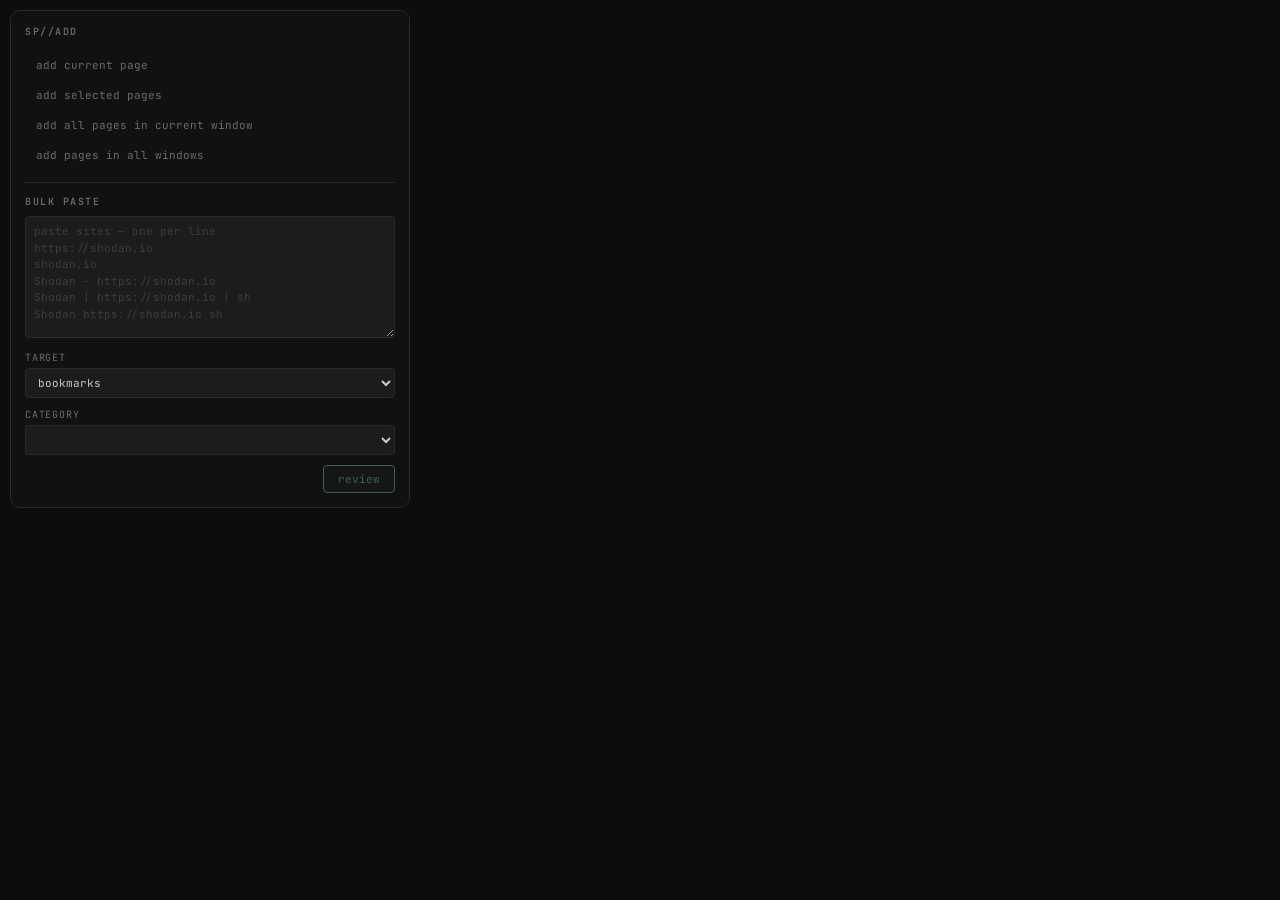
<file: extension/popup.html>
<!doctype html>
<html>
<head>
<meta charset="utf-8">
<title>SP//ADD</title>
<link rel="stylesheet" href="https://fonts.googleapis.com/css2?family=JetBrains+Mono:wght@300;400;500;600&family=Share+Tech+Mono&family=VT323&family=Major+Mono+Display&family=IBM+Plex+Mono:wght@300;400;500&family=Space+Mono:wght@400;700&display=swap">
<link rel="stylesheet" href="popup.css">
</head>
<body>
  <div class="panel fade-in">
    <div class="panel-title"><span>SP//ADD</span><span class="title-sub" id="titleSub"></span></div>

    <!-- ── menu ── -->
    <div id="viewMenu">
      <button class="row-btn" data-scope="current"><span>add current page</span><span class="cnt" id="cnt-current"></span></button>
      <button class="row-btn" data-scope="selected"><span>add selected pages</span><span class="cnt" id="cnt-selected"></span></button>
      <button class="row-btn" data-scope="window"><span>add all pages in current window</span><span class="cnt" id="cnt-window"></span></button>
      <button class="row-btn" data-scope="all"><span>add pages in all windows</span><span class="cnt" id="cnt-all"></span></button>

      <div class="bulk">
        <div class="sec-title">BULK PASTE</div>
        <textarea id="bulkText" spellcheck="false" placeholder="paste sites — one per line&#10;https://shodan.io&#10;shodan.io&#10;Shodan - https://shodan.io&#10;Shodan | https://shodan.io | sh&#10;Shodan https://shodan.io sh"></textarea>
        <label>TARGET</label>
        <select id="bTarget"><option value="bookmarks">bookmarks</option><option value="osint">osint</option></select>
        <label>CATEGORY</label>
        <select id="bCategory"></select>
        <div id="bNewCatWrap" hidden>
          <label>NEW CATEGORY NAME</label>
          <input type="text" id="bNewCat" placeholder="category name" maxlength="40">
        </div>
        <div class="modal-btns bulk-btns">
          <span class="bulk-info" id="bulkInfo"></span>
          <button class="modal-btn primary" id="bulkReview" disabled>review</button>
        </div>
      </div>
    </div>

    <!-- ── review ── -->
    <div id="viewReview" hidden>
      <div class="pickers">
        <div><label>TARGET</label>
          <select id="target"><option value="bookmarks">bookmarks</option><option value="osint">osint</option></select></div>
        <div><label>CATEGORY</label><select id="category"></select></div>
      </div>
      <div id="newCatWrap" hidden>
        <label>NEW CATEGORY NAME</label>
        <input type="text" id="newCat" placeholder="category name" maxlength="40">
      </div>
      <div class="list-head">
        <label class="chk"><input type="checkbox" id="checkAll" checked><span id="listCount"></span></label>
        <span class="col-h nick-col">NICK</span>
      </div>
      <div id="list"></div>
      <div class="modal-btns">
        <button class="modal-btn" id="backBtn">back</button>
        <button class="modal-btn primary" id="addBtn">add</button>
      </div>
    </div>
  </div>

  <!-- ── status ── -->
  <div class="status" id="status">
    <div id="stSync"></div>
    <div id="stQueue"></div>
    <div id="stResult"></div>
    <div id="stFailed" hidden>
      <pre id="failedList"></pre>
      <button class="modal-btn" id="copyFailed">copy</button>
    </div>
  </div>
<script src="popup.js"></script>
</body>
</html>
</file>
<file: extension/popup.css>
/* SP//ADD popup — tokens copied from the startpage's :root and modal/ctx styles. */
:root {
  --bg:#0d0d0d; --bg1:#111111; --bg2:#161616; --bg3:#1c1c1c;
  --border:#2a2a2a; --border2:#333;
  --text:#c9c9c9; --text2:#6b6b6b; --text3:#3d3d3d;
  --accent:#7ecfb3; --accent2:#5ab89a; --accent3:rgba(126,207,179,0.08);
  --red:#e06c75;
  --mono:'JetBrains Mono', monospace;
  --radius:6px; --radius2:10px;
}
* { box-sizing:border-box; margin:0; padding:0; }
::-webkit-scrollbar { width:6px; }
::-webkit-scrollbar-thumb { background:var(--border2); border-radius:2px; }
body {
  width:420px; background:var(--bg); color:var(--text);
  font-family:var(--mono); font-size:11px; padding:10px; cursor:default; user-select:none;
}

@keyframes fadeIn { from { opacity:0; transform:translateY(6px); } to { opacity:1; transform:none; } }
.fade-in { animation:fadeIn 0.25s ease both; }

.panel { background:var(--bg1); border:1px solid var(--border); border-radius:var(--radius2); padding:14px; }
.panel-title {
  font-family:var(--mono); font-size:10px; font-weight:600; letter-spacing:0.15em;
  text-transform:uppercase; color:var(--text2); margin-bottom:12px;
  display:flex; align-items:center; justify-content:space-between; gap:6px;
}
.title-sub { letter-spacing:0.06em; text-transform:lowercase; font-weight:400; color:var(--text3); }

/* menu rows — ctx-item look */
.row-btn {
  width:100%; display:flex; justify-content:space-between; align-items:center;
  font-family:var(--mono); font-size:11px; color:var(--text2); text-transform:lowercase;
  background:transparent; border:1px solid transparent; border-radius:3px;
  padding:7px 10px; cursor:pointer; transition:background 0.1s; text-align:left;
}
.row-btn:hover:not(:disabled) { background:var(--bg3); color:var(--text); }
.row-btn:disabled { color:var(--text3); cursor:default; }
.row-btn .cnt { color:var(--accent); }
.row-btn:disabled .cnt { color:var(--text3); }

label { font-size:10px; color:var(--text2); display:block; margin-bottom:4px; letter-spacing:0.08em; }
input[type=text], select {
  width:100%; background:var(--bg3); border:1px solid var(--border); border-radius:4px;
  color:var(--text); font-family:var(--mono); font-size:11px; padding:6px 8px;
  outline:none; caret-color:var(--accent); user-select:text;
}
input[type=text]:focus, select:focus { border-color:var(--border2); }
input[type=checkbox] { accent-color:var(--accent); cursor:pointer; }

.pickers { display:grid; grid-template-columns:1fr 1fr; gap:8px; margin-bottom:10px; }
#newCatWrap { margin:-2px 0 10px; }

.list-head { display:flex; align-items:center; justify-content:space-between; padding:0 2px 6px; border-bottom:1px solid var(--border); }
.chk { display:flex; align-items:center; gap:7px; margin:0; cursor:pointer; }
.col-h { font-size:10px; color:var(--text3); letter-spacing:0.08em; width:74px; }
body.osint .nick-col, body.osint .f-nick { display:none; }

#list { max-height:300px; overflow-y:auto; margin:6px 0 4px; }
.item { padding:6px 2px; border-bottom:1px solid var(--bg3); transition:background 0.1s; }
.item:hover { background:var(--bg2); }
.item.off { opacity:0.4; }
.item .line { display:flex; align-items:center; gap:6px; }
.item .f-icon { width:34px; text-align:center; padding:6px 2px; }
.item .f-name { flex:1; }
.item .f-nick { width:74px; }
.item .url { font-size:10px; color:var(--text3); margin:3px 0 0 21px; white-space:nowrap; overflow:hidden; text-overflow:ellipsis; }
.empty { color:var(--text3); padding:14px 2px; }

.modal-btns { display:flex; justify-content:flex-end; gap:8px; margin-top:10px; }
.modal-btn {
  font-family:var(--mono); font-size:11px; padding:6px 14px; border-radius:4px;
  border:1px solid var(--border2); cursor:pointer; background:transparent; color:var(--text2); transition:all 0.15s;
}
.modal-btn:hover { color:var(--text); border-color:var(--border2); }
.modal-btn.primary { background:var(--accent3); border-color:var(--accent); color:var(--accent); }
.modal-btn:disabled { opacity:0.4; cursor:default; }

.status { margin-top:8px; padding:0 4px; font-size:10px; color:var(--text3); line-height:1.7; letter-spacing:0.04em; }
.status .hl { color:var(--text2); }
.status .ok { color:var(--accent); }
.status .warn { color:var(--red); }
#stFailed { margin-top:6px; }
#failedList {
  font-family:var(--mono); font-size:10px; color:var(--text2); background:var(--bg1);
  border:1px solid var(--border); border-radius:4px; padding:6px 8px; max-height:90px; overflow:auto;
  white-space:pre; user-select:text; margin-bottom:6px;
}

/* bulk paste */
.bulk { margin-top:12px; padding-top:12px; border-top:1px solid var(--border); }
.sec-title { font-size:10px; font-weight:600; letter-spacing:0.15em; text-transform:uppercase; color:var(--text2); margin-bottom:8px; }
.bulk select, .bulk input[type=text] { margin-bottom:10px; }
textarea {
  width:100%; height:122px; resize:vertical; background:var(--bg3); border:1px solid var(--border); border-radius:4px;
  color:var(--text); font-family:var(--mono); font-size:11px; line-height:1.5; padding:6px 8px;
  outline:none; caret-color:var(--accent); user-select:text; margin-bottom:10px; white-space:pre;
}
textarea:focus { border-color:var(--border2); }
textarea::placeholder, input::placeholder { color:var(--text3); }
.bulk-btns { margin-top:0; align-items:center; }
.bulk-info { flex:1; font-size:10px; color:var(--text3); letter-spacing:0.04em; }
.bulk-info.warn { color:var(--red); }
</file>
